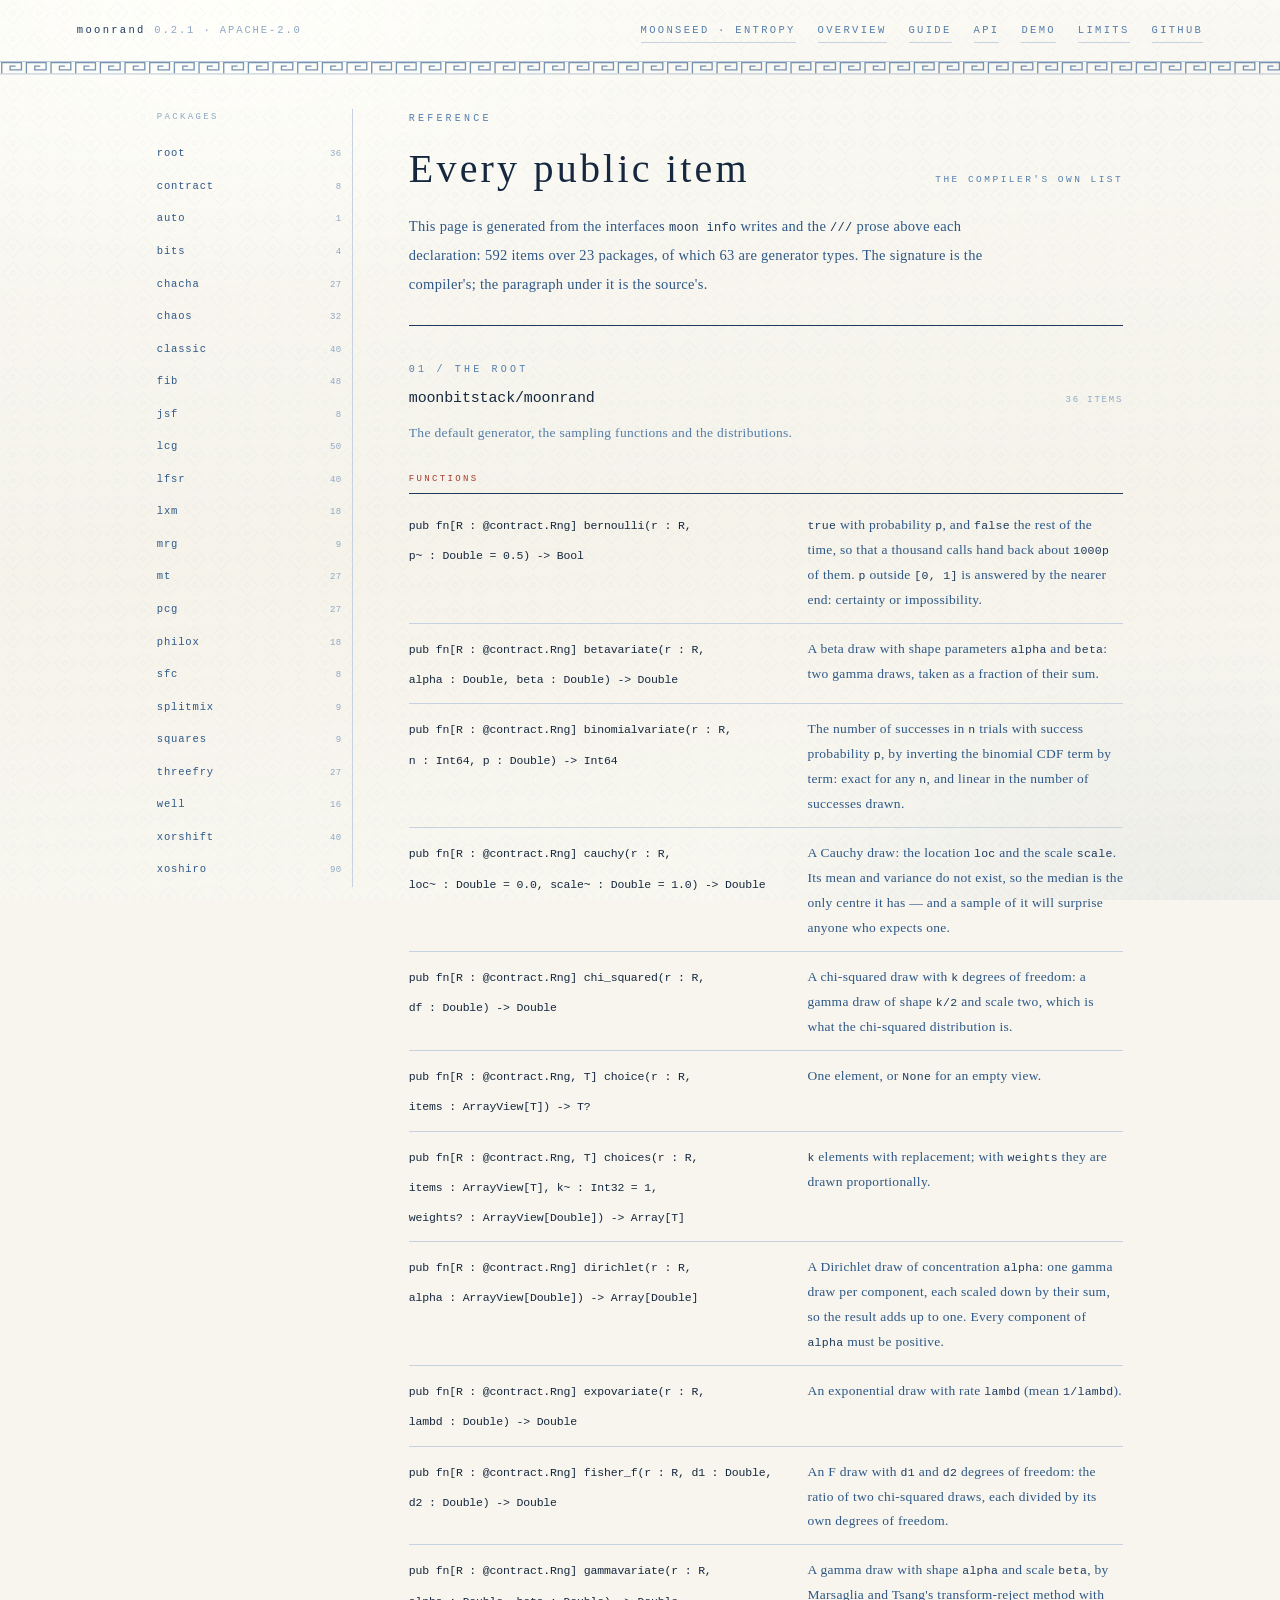
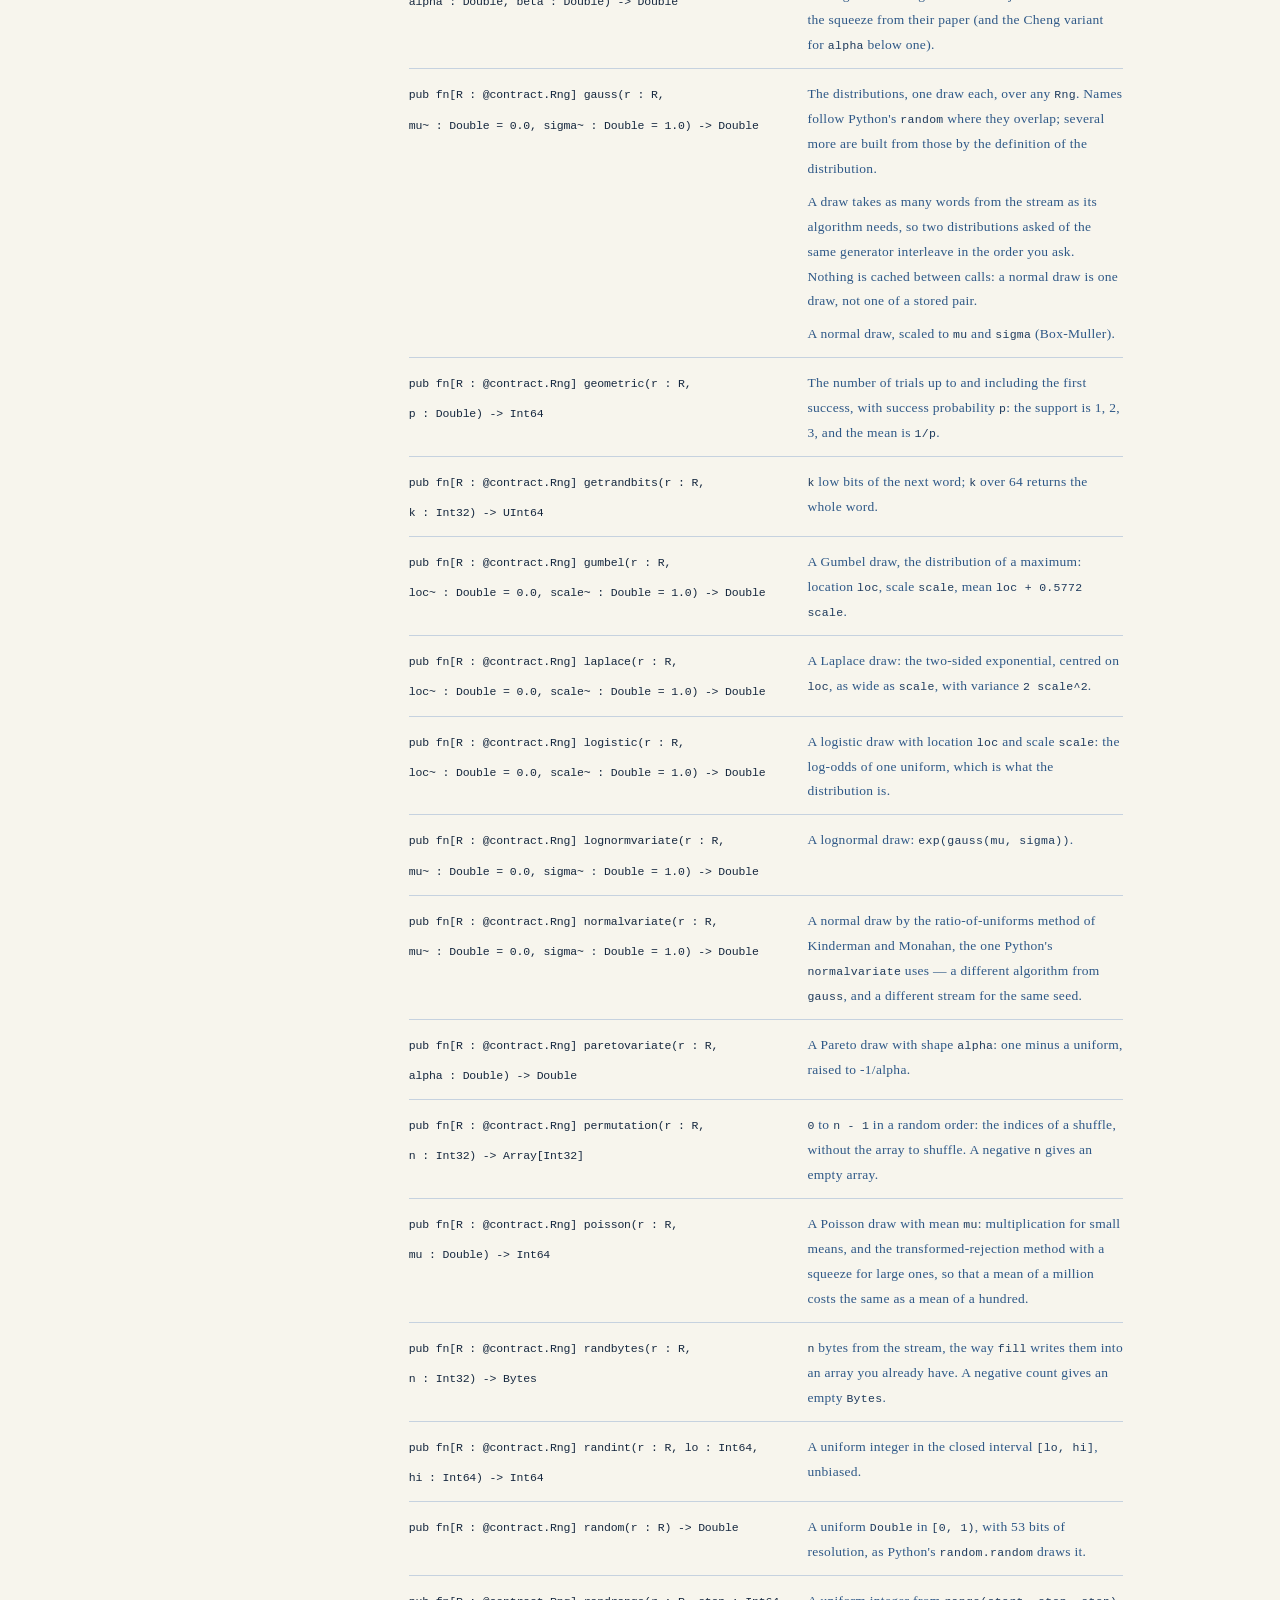
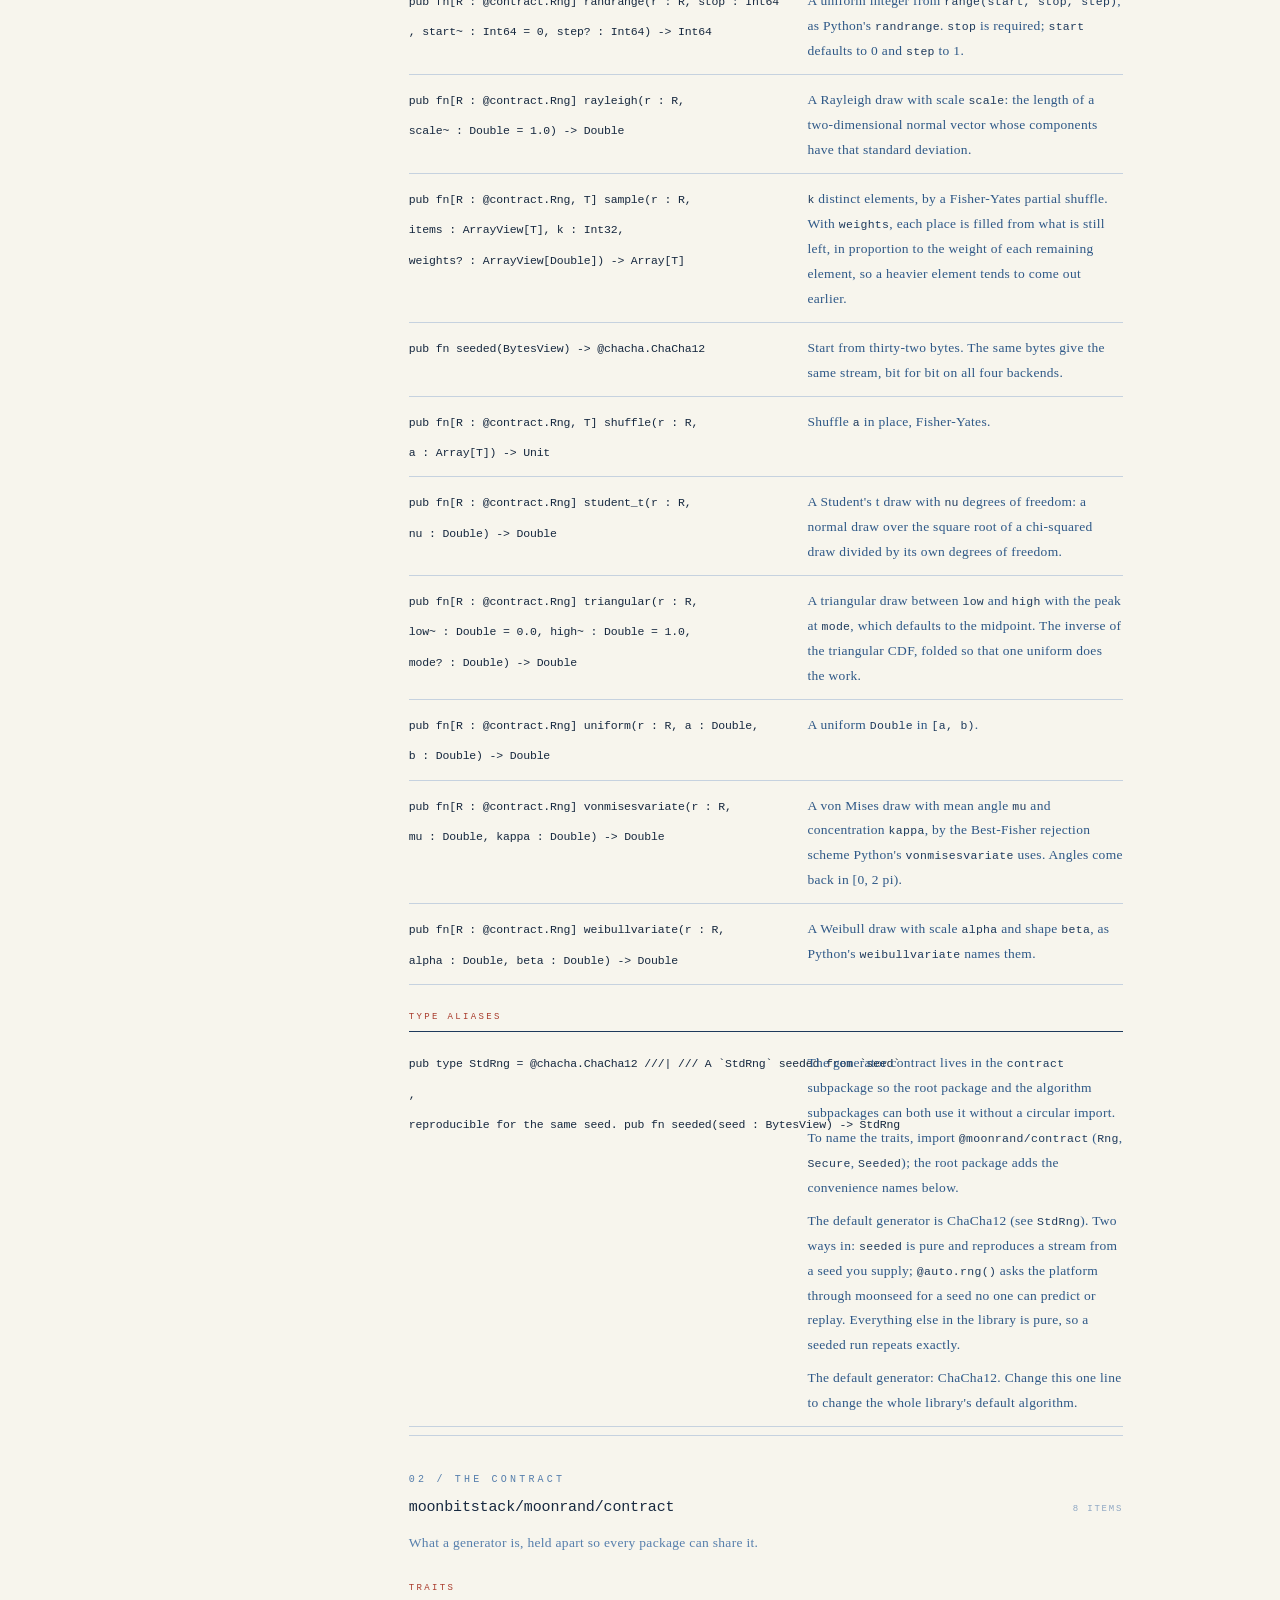
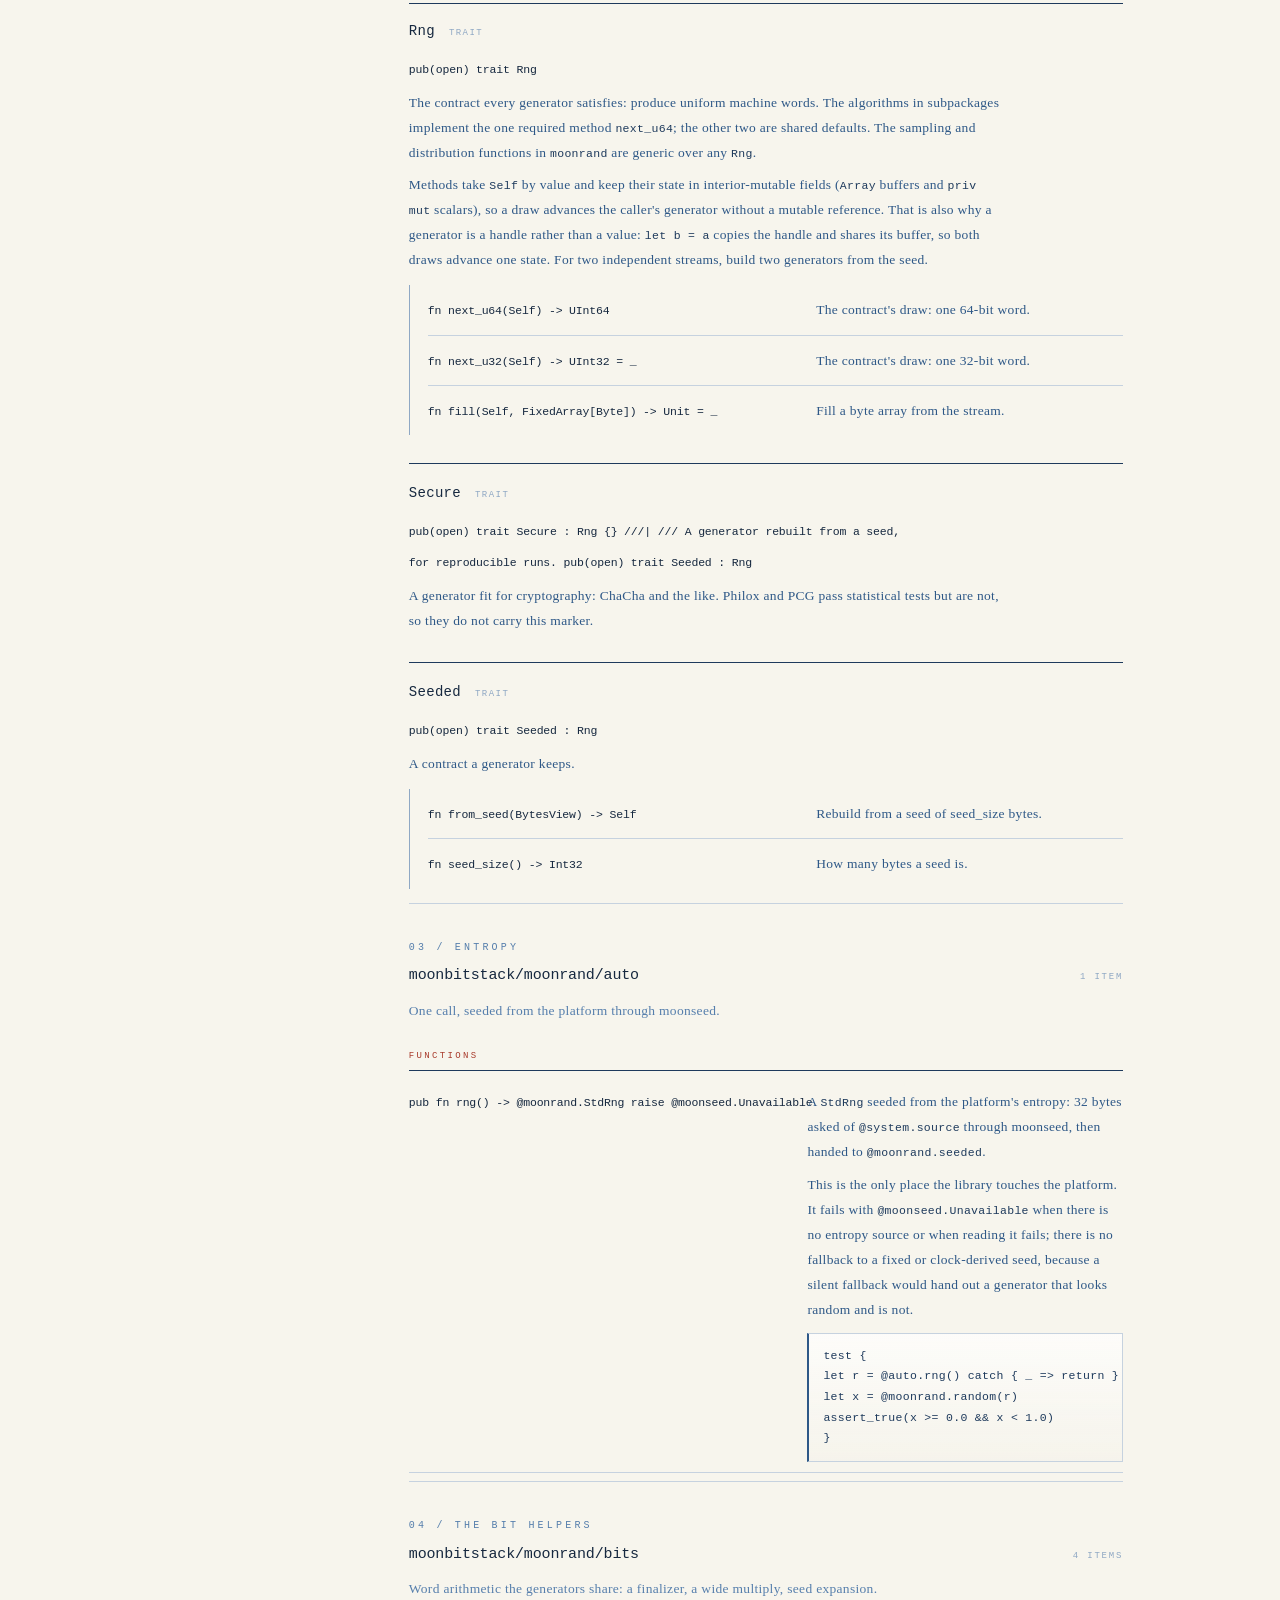
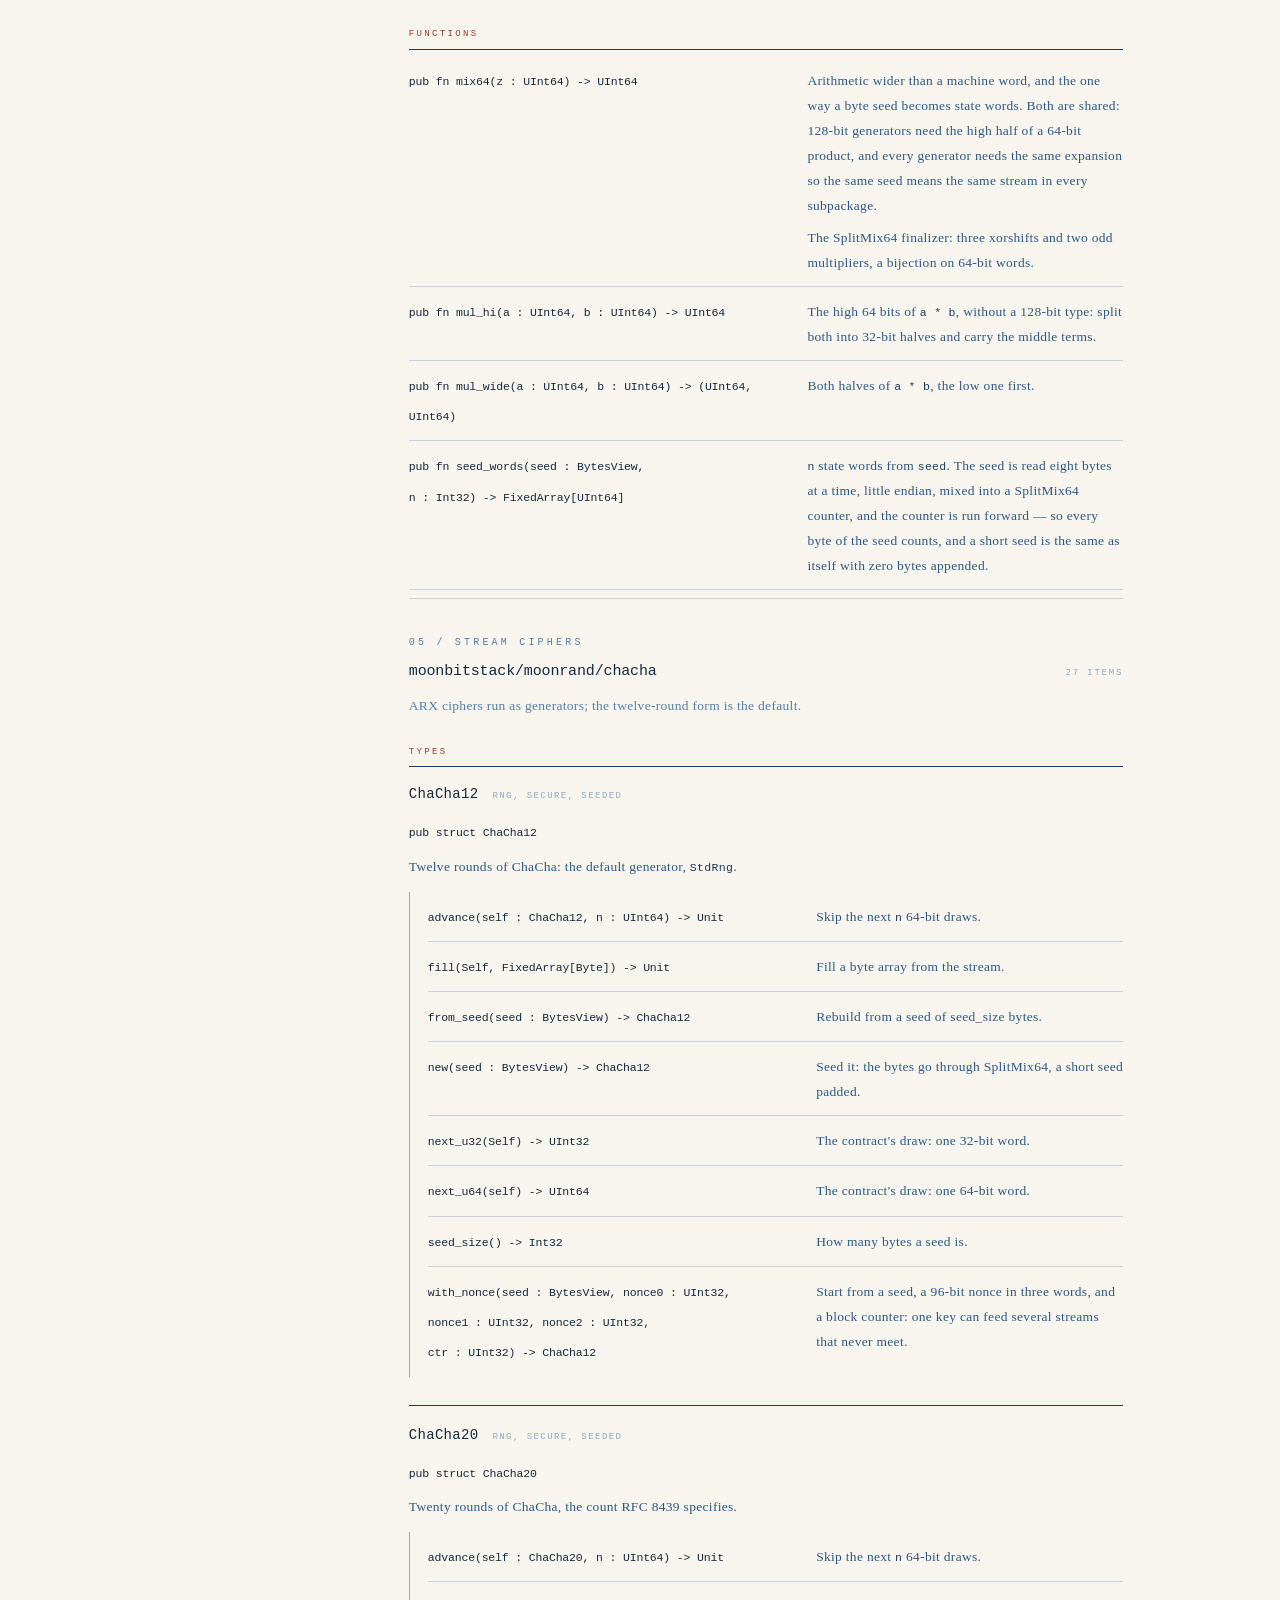
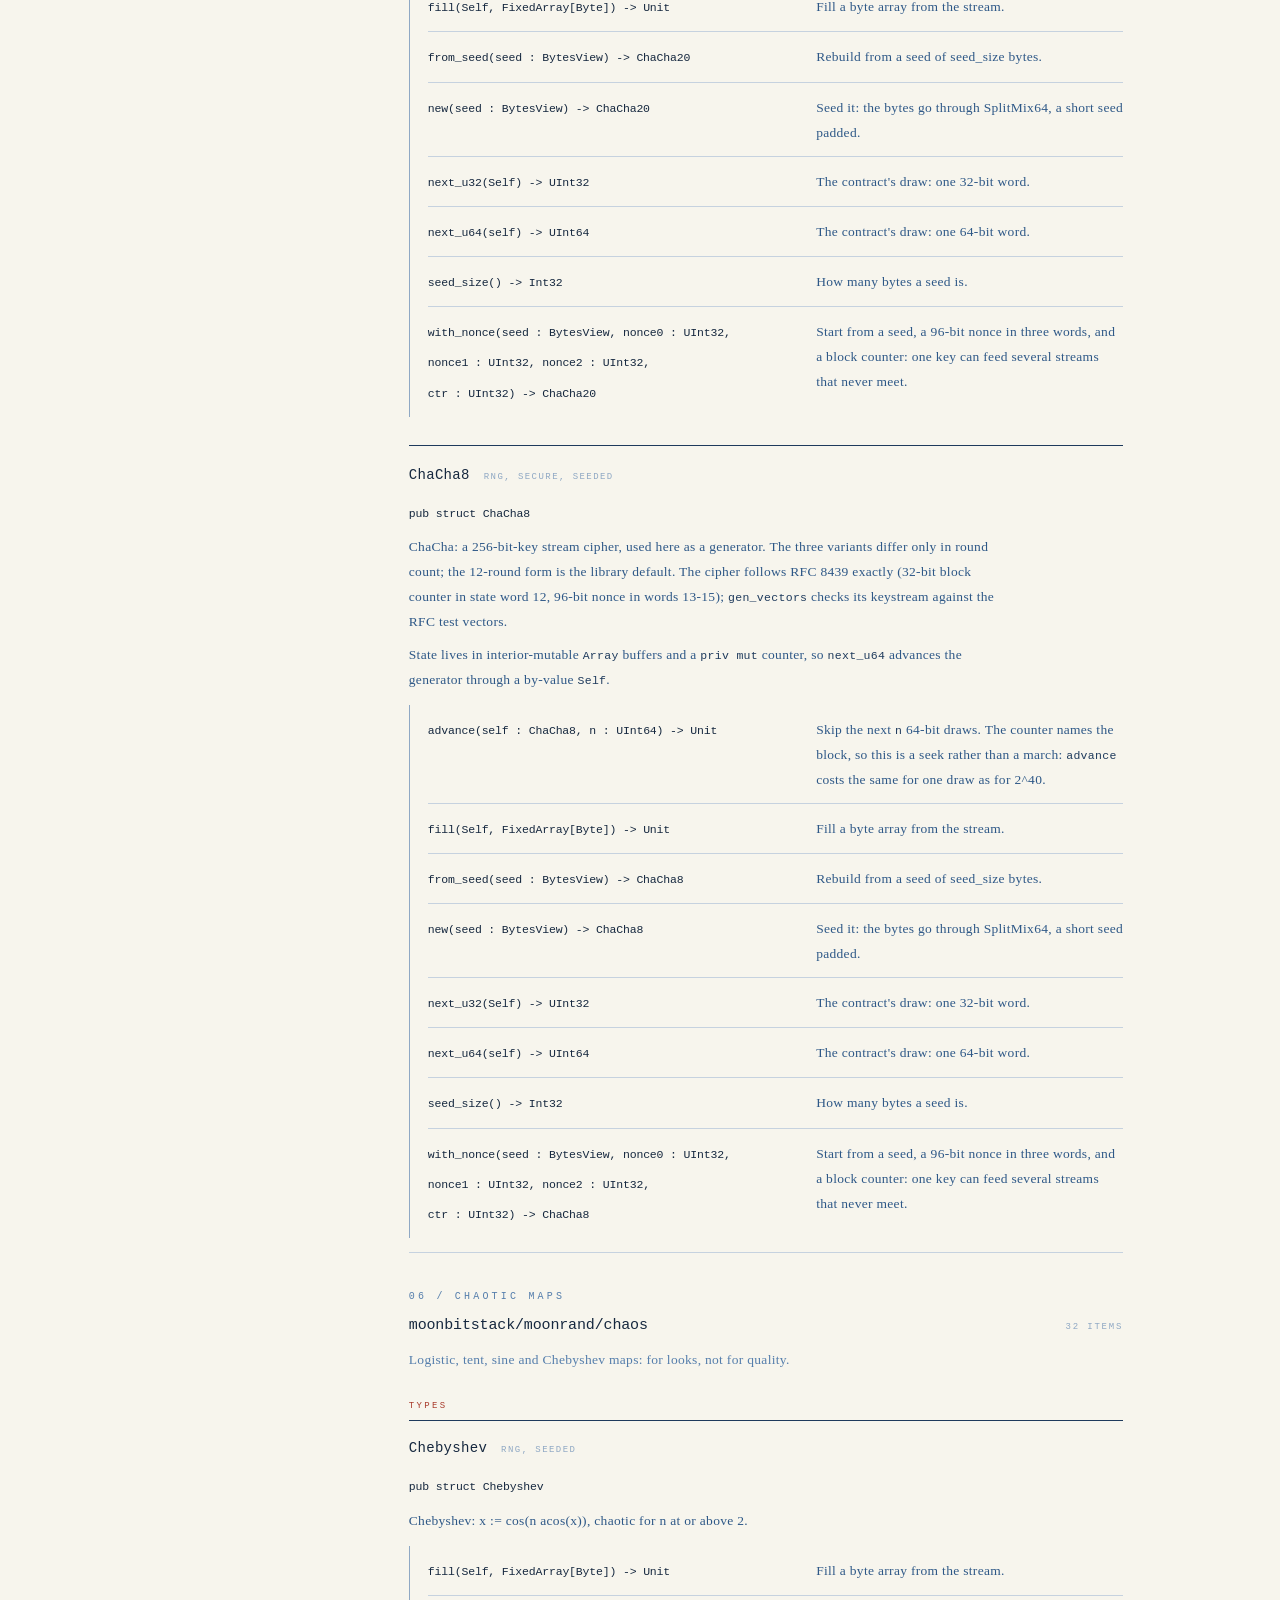
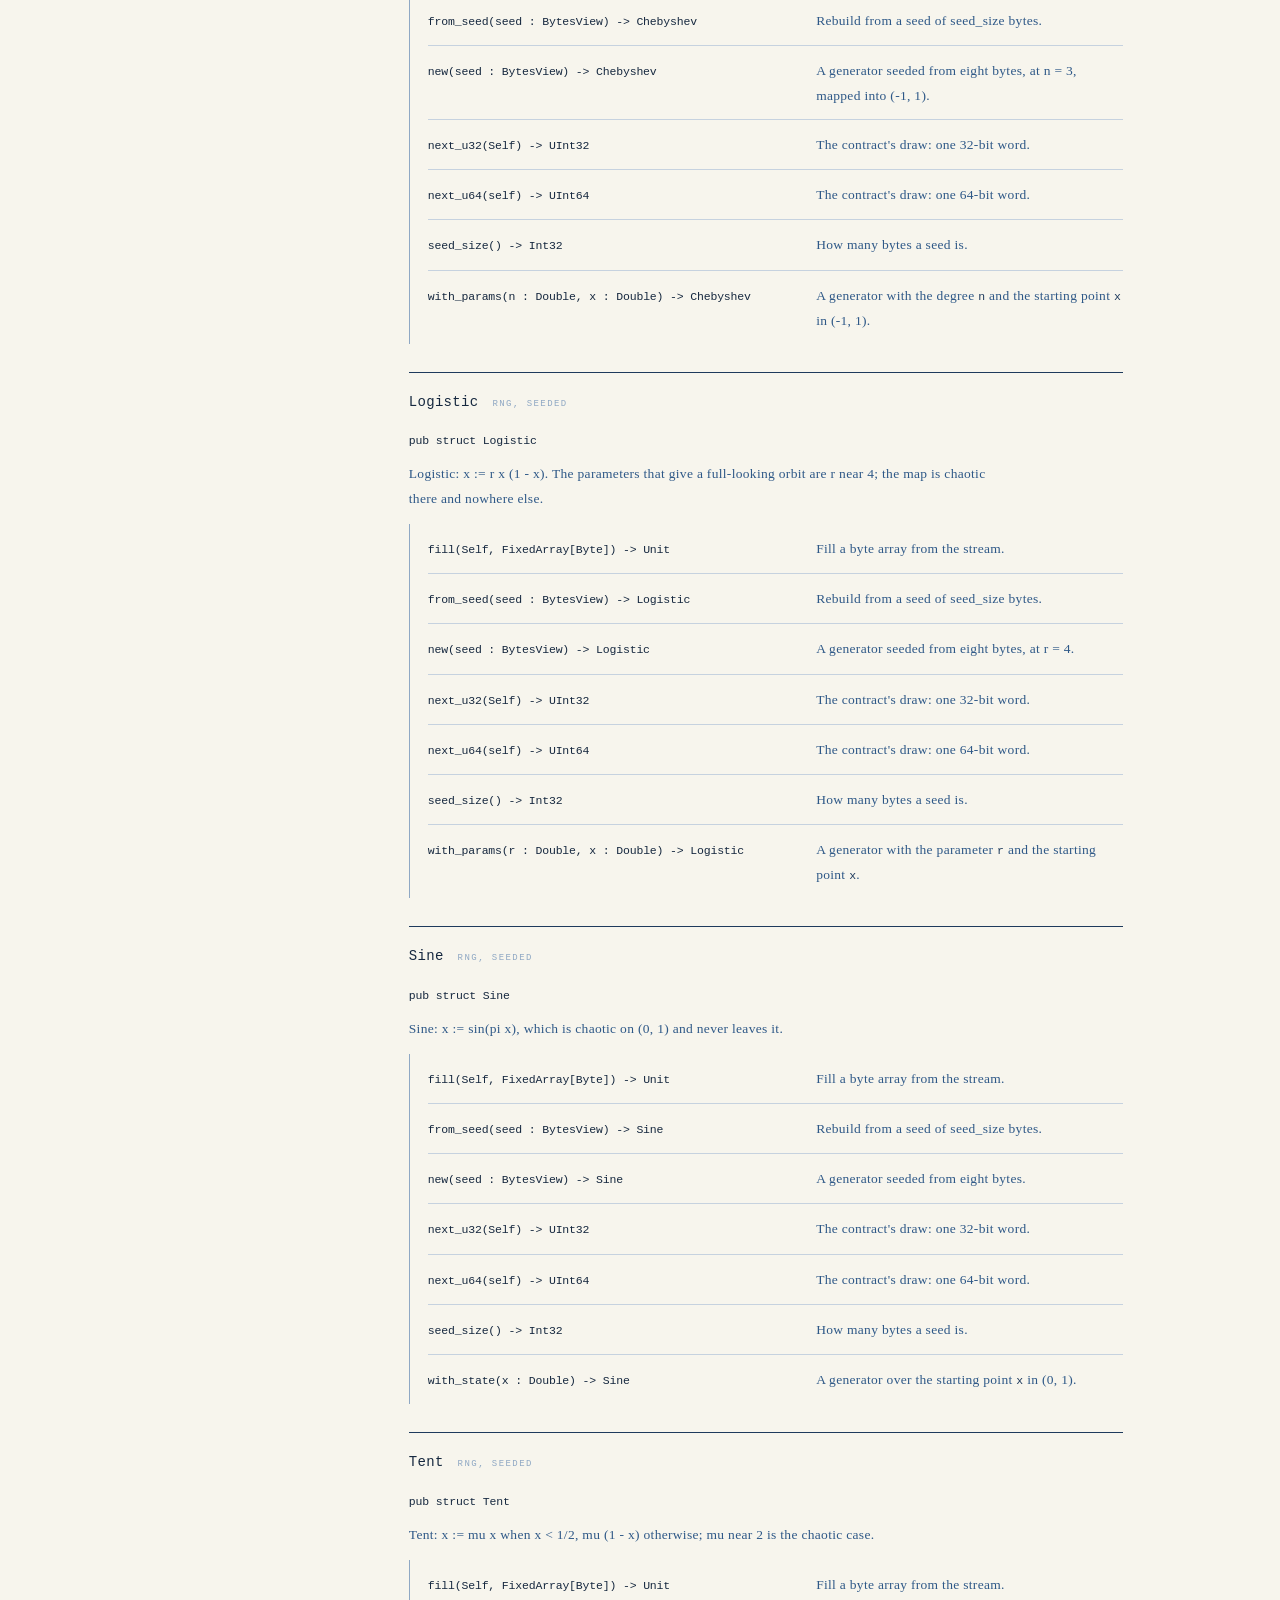
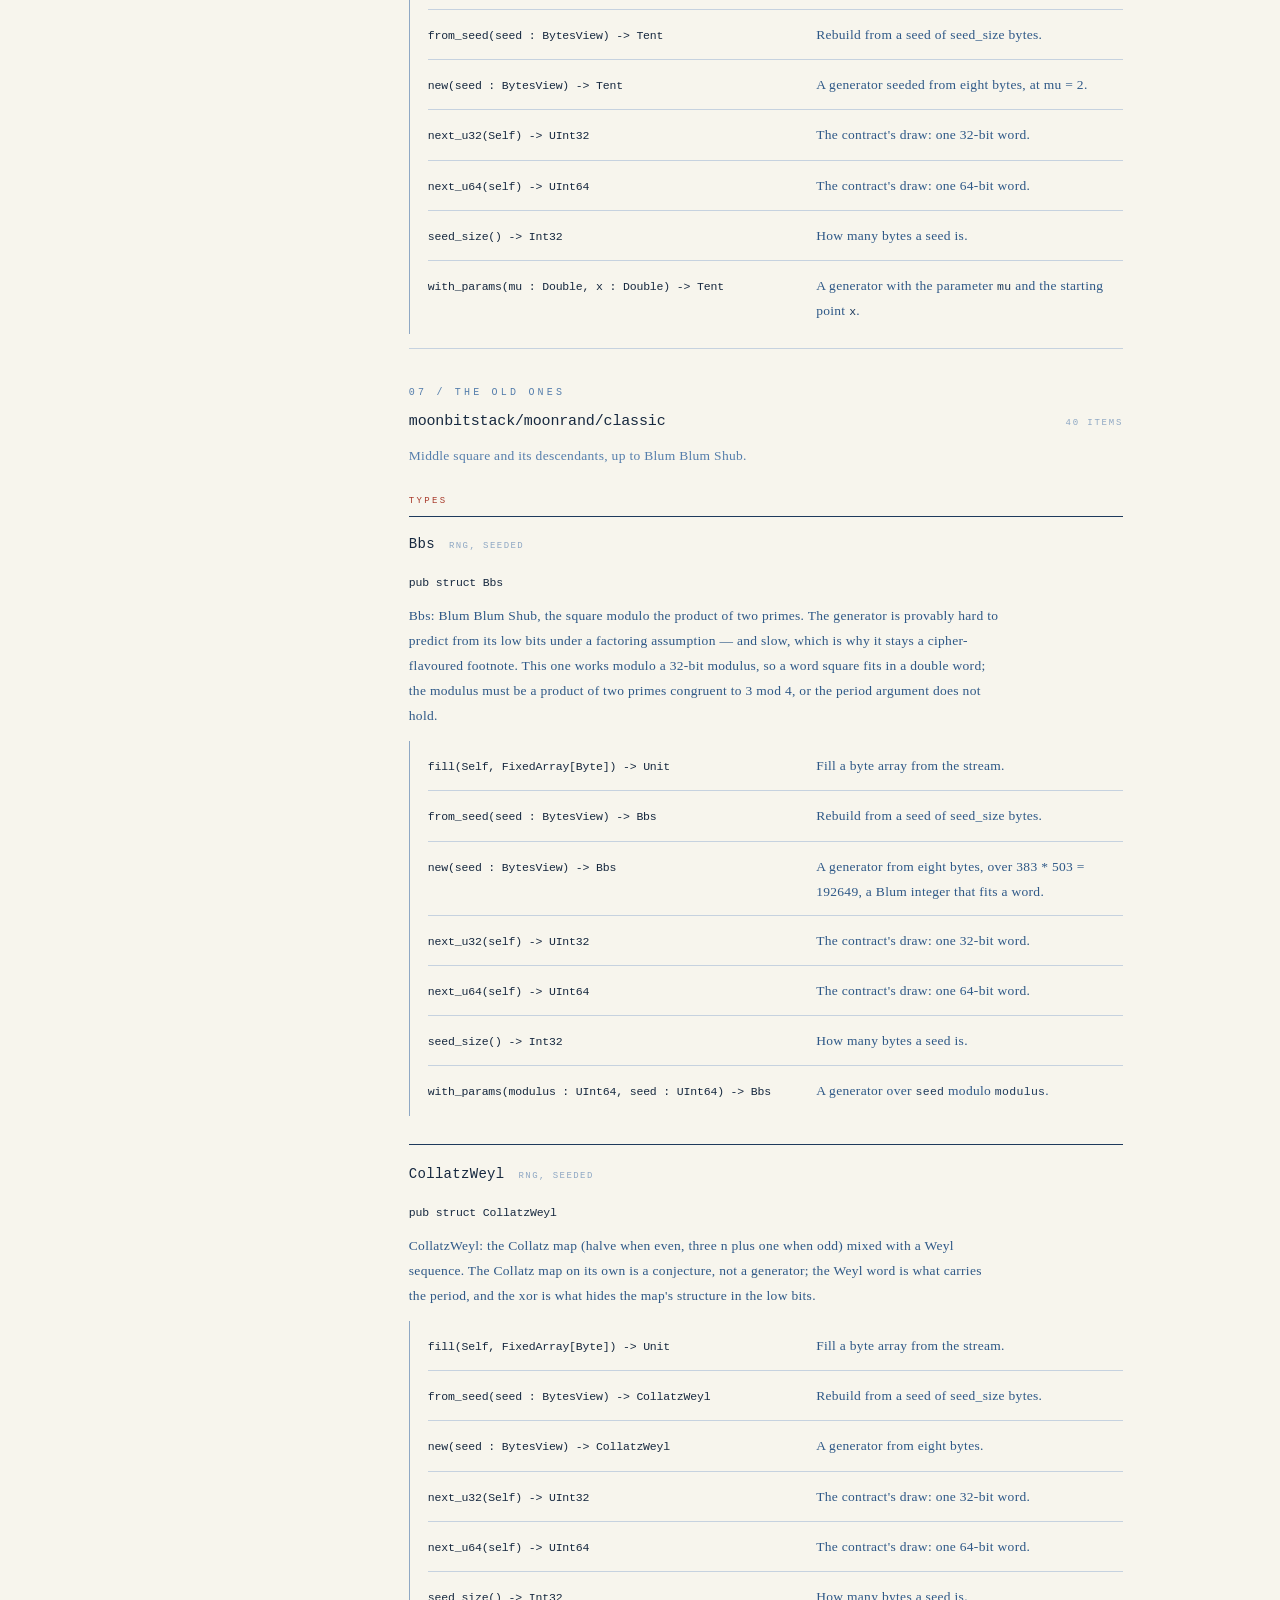
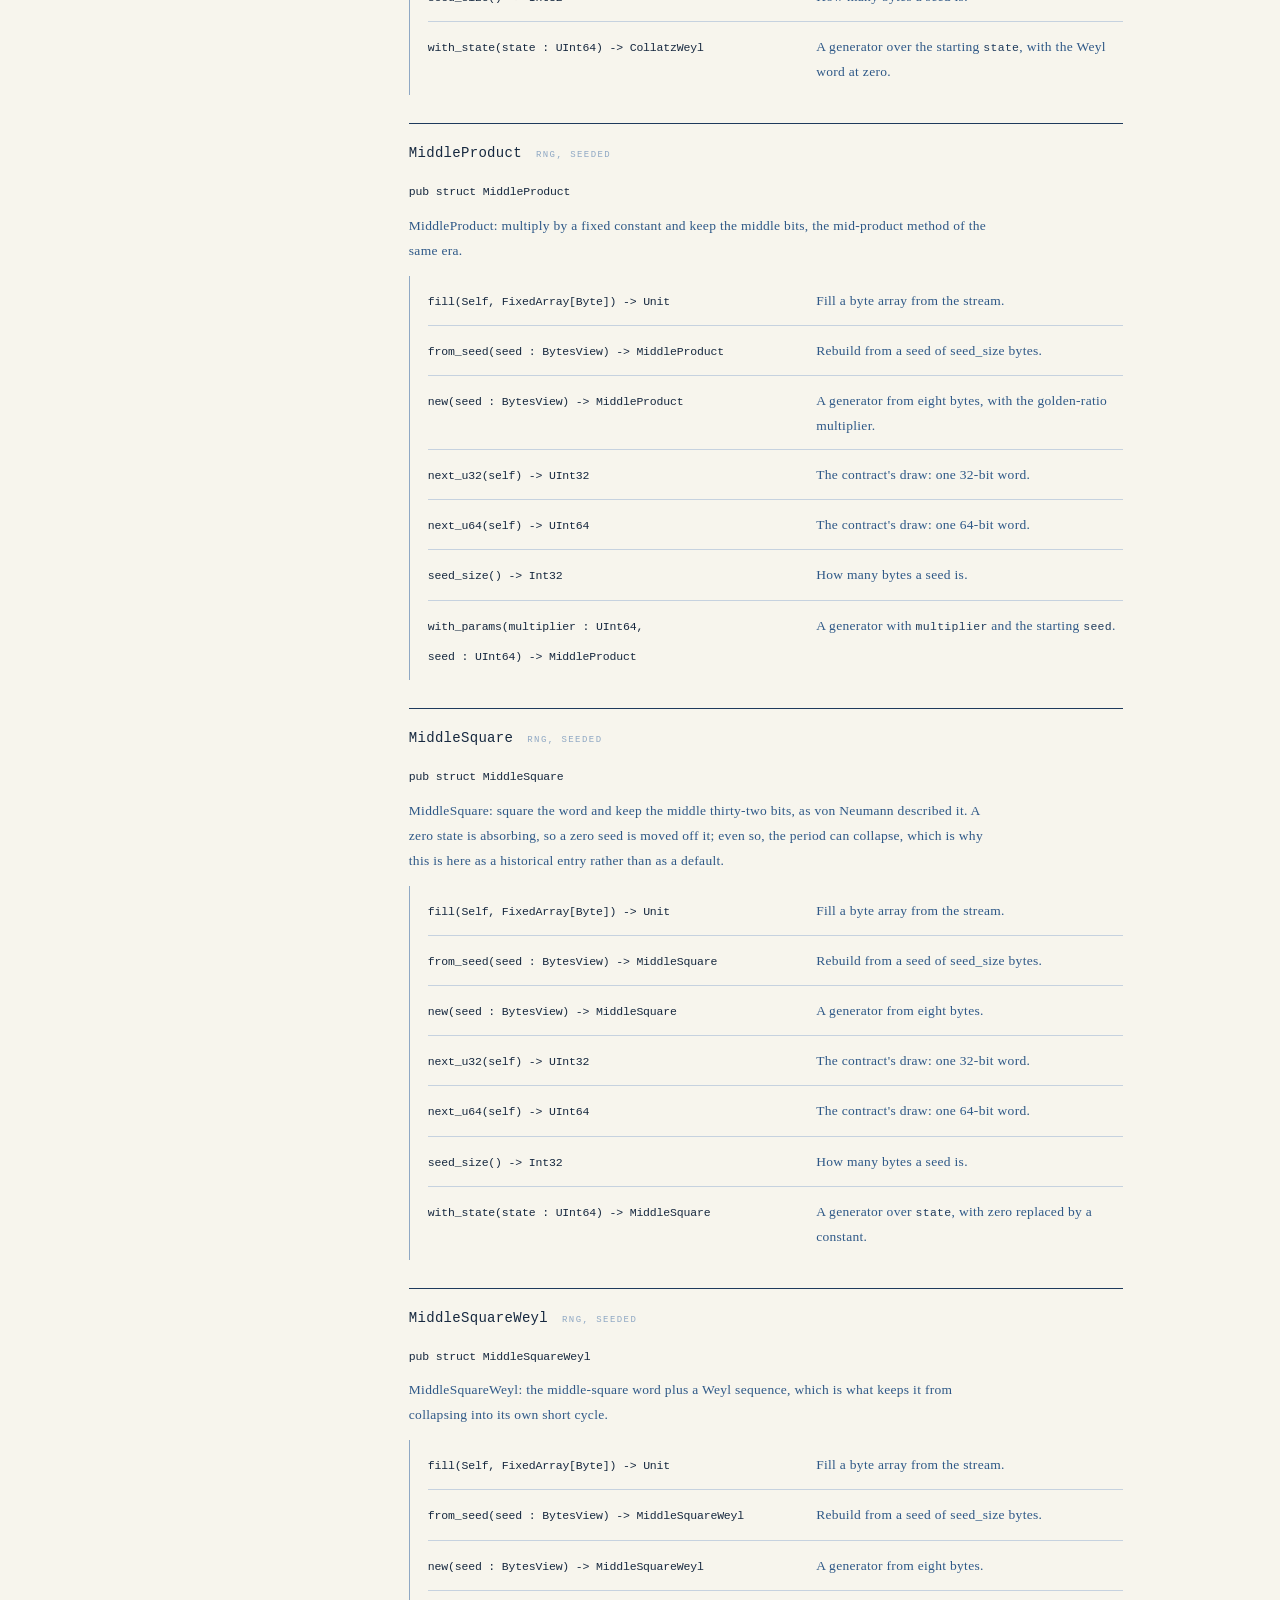
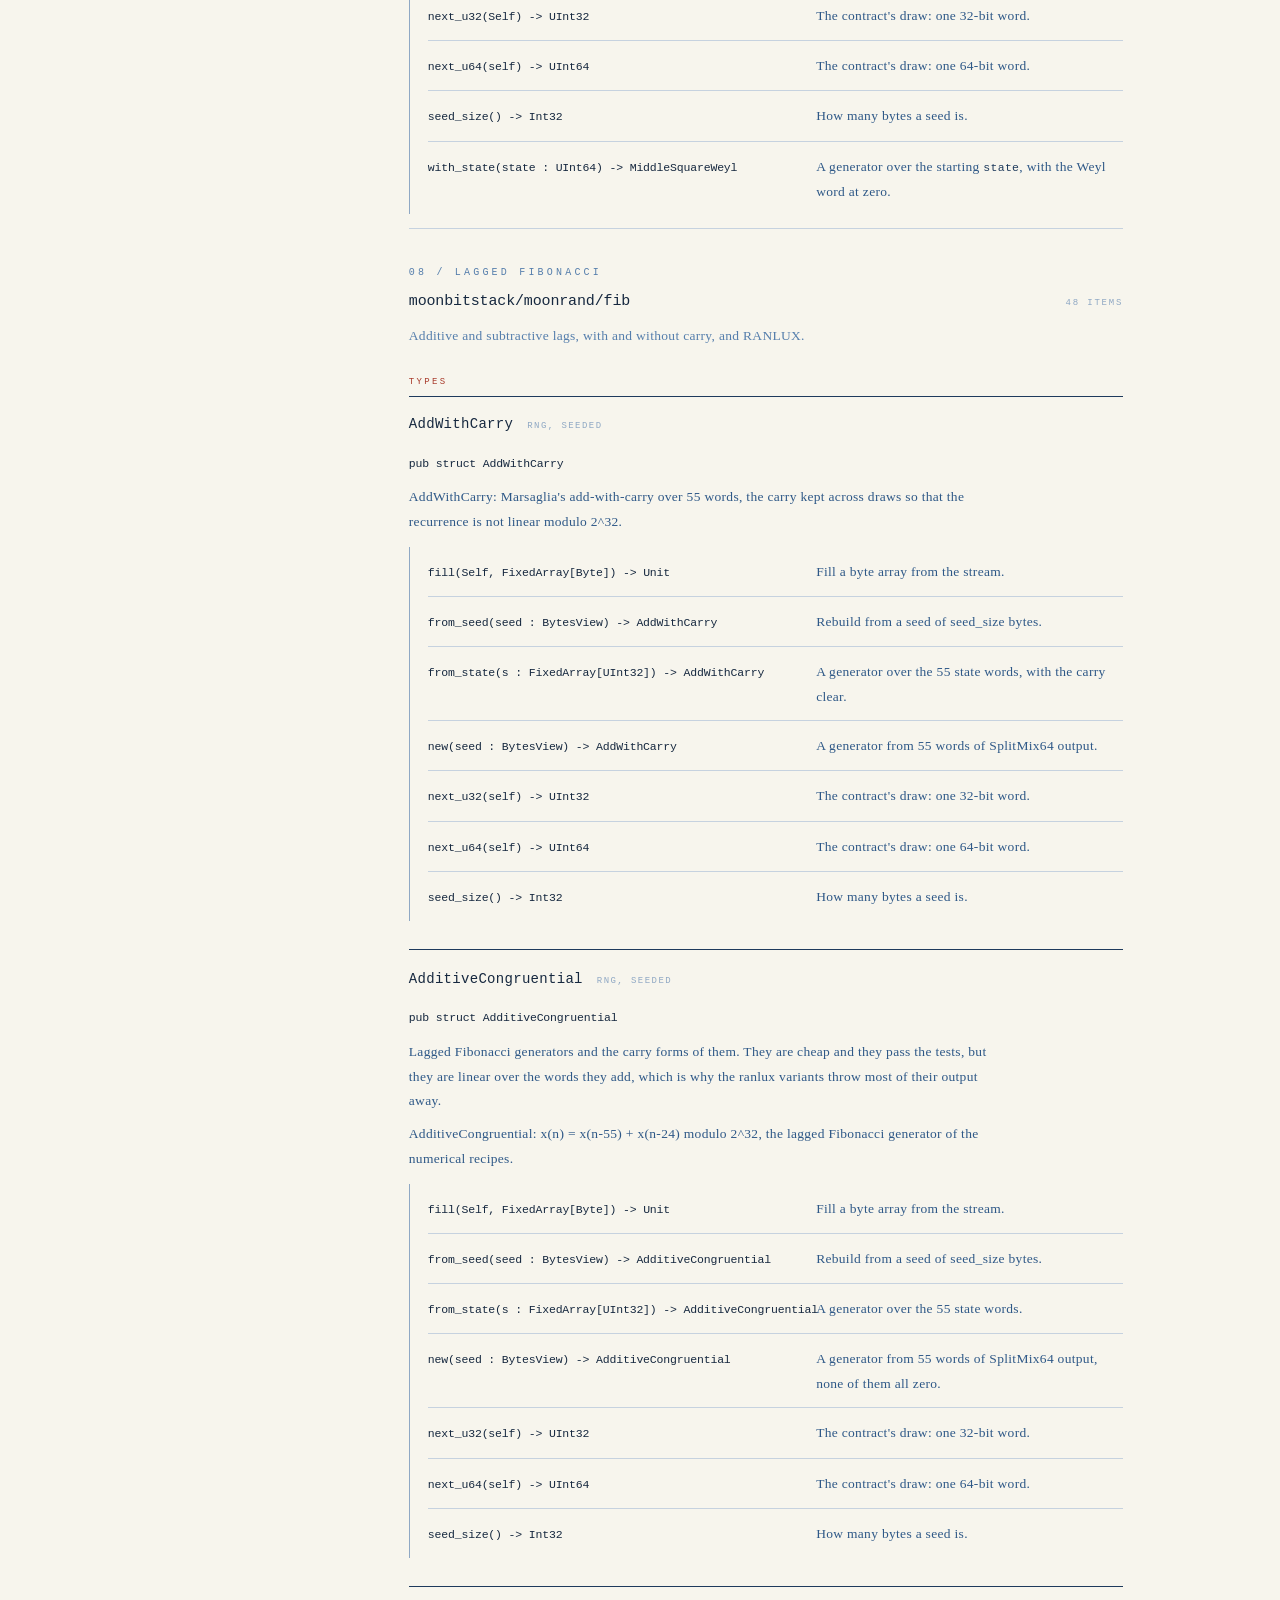
<file: docs/api.html>
<!doctype html>
<html lang="en">
<head>
<meta charset="utf-8">
<meta name="viewport" content="width=device-width,initial-scale=1">
<title>moonrand — the reference</title>
<meta name="description" content="Every public type, function and trait of moonrand, generated from the module's interfaces.">
<link rel="icon" href="data:image/svg+xml,%3Csvg xmlns='http://www.w3.org/2000/svg' viewBox='0 0 32 32'%3E%3Crect width='32' height='32' fill='%23F7F5ED'/%3E%3Ccircle cx='16' cy='16' r='11' fill='none' stroke='%231E3A5C' stroke-width='1.2'/%3E%3Ccircle cx='16' cy='16' r='4' fill='%23A83A2B'/%3E%3C/svg%3E">
<link rel="stylesheet" href="site.css">
</head>
<body class="page-ref">
<div class="sheet">

  <header class="bar">
    <div><b>moonrand</b> <span class="bar__v"><span id="rev-value">0.2.1</span> · Apache-2.0</span></div>
    <div class="r">
      <a href="https://moonbitstack.github.io/moonseed/">moonseed · entropy</a>
      <a href="index.html">overview</a>
      <a href="guide.html">guide</a>
      <a href="api.html" aria-current="page">api</a>
      <a href="index.html#plates">demo</a>
      <a href="index.html#limits">limits</a>
      <a href="https://github.com/moonbitstack/moonrand">GitHub</a>
    </div>
  </header>

  <div class="band band--top" aria-hidden="true"><svg viewBox="0 0 1440 15" preserveAspectRatio="none"><defs><path id="band-fret" d="M1.94,13.8V1.8H24.14V9.9H11.38V5.7H17.48"/></defs><path d="M0 .6H1440M0 14.55H1440" stroke="rgba(66,107,154,.5)" stroke-width=".8" fill="none"/><g fill="none" stroke="rgba(62,103,150,.7)" stroke-width="1.5" stroke-linejoin="miter"><use href="#band-fret" transform="translate(0.00,0)"/><use href="#band-fret" transform="translate(27.75,0)"/><use href="#band-fret" transform="translate(55.50,0)"/><use href="#band-fret" transform="translate(83.25,0)"/><use href="#band-fret" transform="translate(111.00,0)"/><use href="#band-fret" transform="translate(138.75,0)"/><use href="#band-fret" transform="translate(166.50,0)"/><use href="#band-fret" transform="translate(194.25,0)"/><use href="#band-fret" transform="translate(222.00,0)"/><use href="#band-fret" transform="translate(249.75,0)"/><use href="#band-fret" transform="translate(277.50,0)"/><use href="#band-fret" transform="translate(305.25,0)"/><use href="#band-fret" transform="translate(333.00,0)"/><use href="#band-fret" transform="translate(360.75,0)"/><use href="#band-fret" transform="translate(388.50,0)"/><use href="#band-fret" transform="translate(416.25,0)"/><use href="#band-fret" transform="translate(444.00,0)"/><use href="#band-fret" transform="translate(471.75,0)"/><use href="#band-fret" transform="translate(499.50,0)"/><use href="#band-fret" transform="translate(527.25,0)"/><use href="#band-fret" transform="translate(555.00,0)"/><use href="#band-fret" transform="translate(582.75,0)"/><use href="#band-fret" transform="translate(610.50,0)"/><use href="#band-fret" transform="translate(638.25,0)"/><use href="#band-fret" transform="translate(666.00,0)"/><use href="#band-fret" transform="translate(693.75,0)"/><use href="#band-fret" transform="translate(721.50,0)"/><use href="#band-fret" transform="translate(749.25,0)"/><use href="#band-fret" transform="translate(777.00,0)"/><use href="#band-fret" transform="translate(804.75,0)"/><use href="#band-fret" transform="translate(832.50,0)"/><use href="#band-fret" transform="translate(860.25,0)"/><use href="#band-fret" transform="translate(888.00,0)"/><use href="#band-fret" transform="translate(915.75,0)"/><use href="#band-fret" transform="translate(943.50,0)"/><use href="#band-fret" transform="translate(971.25,0)"/><use href="#band-fret" transform="translate(999.00,0)"/><use href="#band-fret" transform="translate(1026.75,0)"/><use href="#band-fret" transform="translate(1054.50,0)"/><use href="#band-fret" transform="translate(1082.25,0)"/><use href="#band-fret" transform="translate(1110.00,0)"/><use href="#band-fret" transform="translate(1137.75,0)"/><use href="#band-fret" transform="translate(1165.50,0)"/><use href="#band-fret" transform="translate(1193.25,0)"/><use href="#band-fret" transform="translate(1221.00,0)"/><use href="#band-fret" transform="translate(1248.75,0)"/><use href="#band-fret" transform="translate(1276.50,0)"/><use href="#band-fret" transform="translate(1304.25,0)"/><use href="#band-fret" transform="translate(1332.00,0)"/><use href="#band-fret" transform="translate(1359.75,0)"/><use href="#band-fret" transform="translate(1387.50,0)"/><use href="#band-fret" transform="translate(1415.25,0)"/><use href="#band-fret" transform="translate(1443.00,0)"/><use href="#band-fret" transform="translate(1470.75,0)"/><use href="#band-fret" transform="translate(1498.50,0)"/><use href="#band-fret" transform="translate(1526.25,0)"/></g></svg></div>

  <main class="ref">
<!-- api:begin -->
    <nav class="ref__side" aria-label="packages">
      <p class="ref__sideh">packages</p>
      <ul>
        <li><a href="#pkg-root"><span>root</span><i>36</i></a></li>
        <li><a href="#pkg-contract"><span>contract</span><i>8</i></a></li>
        <li><a href="#pkg-auto"><span>auto</span><i>1</i></a></li>
        <li><a href="#pkg-bits"><span>bits</span><i>4</i></a></li>
        <li><a href="#pkg-chacha"><span>chacha</span><i>27</i></a></li>
        <li><a href="#pkg-chaos"><span>chaos</span><i>32</i></a></li>
        <li><a href="#pkg-classic"><span>classic</span><i>40</i></a></li>
        <li><a href="#pkg-fib"><span>fib</span><i>48</i></a></li>
        <li><a href="#pkg-jsf"><span>jsf</span><i>8</i></a></li>
        <li><a href="#pkg-lcg"><span>lcg</span><i>50</i></a></li>
        <li><a href="#pkg-lfsr"><span>lfsr</span><i>40</i></a></li>
        <li><a href="#pkg-lxm"><span>lxm</span><i>18</i></a></li>
        <li><a href="#pkg-mrg"><span>mrg</span><i>9</i></a></li>
        <li><a href="#pkg-mt"><span>mt</span><i>27</i></a></li>
        <li><a href="#pkg-pcg"><span>pcg</span><i>27</i></a></li>
        <li><a href="#pkg-philox"><span>philox</span><i>18</i></a></li>
        <li><a href="#pkg-sfc"><span>sfc</span><i>8</i></a></li>
        <li><a href="#pkg-splitmix"><span>splitmix</span><i>9</i></a></li>
        <li><a href="#pkg-squares"><span>squares</span><i>9</i></a></li>
        <li><a href="#pkg-threefry"><span>threefry</span><i>27</i></a></li>
        <li><a href="#pkg-well"><span>well</span><i>16</i></a></li>
        <li><a href="#pkg-xorshift"><span>xorshift</span><i>40</i></a></li>
        <li><a href="#pkg-xoshiro"><span>xoshiro</span><i>90</i></a></li>
      </ul>
    </nav>
    <div class="ref__main">
      <div class="ref__top">
        <p class="kicker">reference</p>
        <h1 class="ref__t">Every public item<small>the compiler's own list</small></h1>
        <p class="ref__lede">This page is generated from the interfaces <code>moon info</code> writes and the <code>///</code> prose above each declaration: 592 items over 23 packages, of which 63 are generator types. The signature is the compiler's; the paragraph under it is the source's.</p>
      </div>
  <section class="ref__pkg" id="pkg-root">
    <header class="ref__pkgh">
      <p class="kicker">01 / the root</p>
      <h2><code>moonbitstack/moonrand</code><small>36 items</small></h2>
      <p class="ref__intro">The default generator, the sampling functions and the distributions.</p>
    </header>
    <p class="ref__label">functions</p>
    <div class="ref__list">
      <div class="ref__item" id="i-root-bernoulli" data-item="moonbitstack/moonrand::bernoulli">
        <div class="ref__sig"><code><span class="nw">pub fn[R : @contract.Rng] bernoulli(r : R</span><wbr>, <span class="nw">p~ : Double = 0.5) -&gt; Bool</span></code></div>
        <div class="ref__doc"><p><code>true</code> with probability <code>p</code>, and <code>false</code> the rest of the time, so that a thousand calls hand back about <code>1000p</code> of them. <code>p</code> outside <code>[0, 1]</code> is answered by the nearer end: certainty or impossibility.</p></div>
      </div>
      <div class="ref__item" id="i-root-betavariate" data-item="moonbitstack/moonrand::betavariate">
        <div class="ref__sig"><code><span class="nw">pub fn[R : @contract.Rng] betavariate(r : R</span><wbr>, <span class="nw">alpha : Double</span><wbr>, <span class="nw">beta : Double) -&gt; Double</span></code></div>
        <div class="ref__doc"><p>A beta draw with shape parameters <code>alpha</code> and <code>beta</code>: two gamma draws, taken as a fraction of their sum.</p></div>
      </div>
      <div class="ref__item" id="i-root-binomialvariate" data-item="moonbitstack/moonrand::binomialvariate">
        <div class="ref__sig"><code><span class="nw">pub fn[R : @contract.Rng] binomialvariate(r : R</span><wbr>, <span class="nw">n : Int64</span><wbr>, <span class="nw">p : Double) -&gt; Int64</span></code></div>
        <div class="ref__doc"><p>The number of successes in <code>n</code> trials with success probability <code>p</code>, by inverting the binomial CDF term by term: exact for any <code>n</code>, and linear in the number of successes drawn.</p></div>
      </div>
      <div class="ref__item" id="i-root-cauchy" data-item="moonbitstack/moonrand::cauchy">
        <div class="ref__sig"><code><span class="nw">pub fn[R : @contract.Rng] cauchy(r : R</span><wbr>, <span class="nw">loc~ : Double = 0.0</span><wbr>, <span class="nw">scale~ : Double = 1.0) -&gt; Double</span></code></div>
        <div class="ref__doc"><p>A Cauchy draw: the location <code>loc</code> and the scale <code>scale</code>. Its mean and variance do not exist, so the median is the only centre it has — and a sample of it will surprise anyone who expects one.</p></div>
      </div>
      <div class="ref__item" id="i-root-chi_squared" data-item="moonbitstack/moonrand::chi_squared">
        <div class="ref__sig"><code><span class="nw">pub fn[R : @contract.Rng] chi_squared(r : R</span><wbr>, <span class="nw">df : Double) -&gt; Double</span></code></div>
        <div class="ref__doc"><p>A chi-squared draw with <code>k</code> degrees of freedom: a gamma draw of shape <code>k/2</code> and scale two, which is what the chi-squared distribution is.</p></div>
      </div>
      <div class="ref__item" id="i-root-choice" data-item="moonbitstack/moonrand::choice">
        <div class="ref__sig"><code><span class="nw">pub fn[R : @contract.Rng</span><wbr>, <span class="nw">T] choice(r : R</span><wbr>, <span class="nw">items : ArrayView[T]) -&gt; T?</span></code></div>
        <div class="ref__doc"><p>One element, or <code>None</code> for an empty view.</p></div>
      </div>
      <div class="ref__item" id="i-root-choices" data-item="moonbitstack/moonrand::choices">
        <div class="ref__sig"><code><span class="nw">pub fn[R : @contract.Rng</span><wbr>, <span class="nw">T] choices(r : R</span><wbr>, <span class="nw">items : ArrayView[T]</span><wbr>, <span class="nw">k~ : Int32 = 1</span><wbr>, <span class="nw">weights? : ArrayView[Double]) -&gt; Array[T]</span></code></div>
        <div class="ref__doc"><p><code>k</code> elements with replacement; with <code>weights</code> they are drawn proportionally.</p></div>
      </div>
      <div class="ref__item" id="i-root-dirichlet" data-item="moonbitstack/moonrand::dirichlet">
        <div class="ref__sig"><code><span class="nw">pub fn[R : @contract.Rng] dirichlet(r : R</span><wbr>, <span class="nw">alpha : ArrayView[Double]) -&gt; Array[Double]</span></code></div>
        <div class="ref__doc"><p>A Dirichlet draw of concentration <code>alpha</code>: one gamma draw per component, each scaled down by their sum, so the result adds up to one. Every component of <code>alpha</code> must be positive.</p></div>
      </div>
      <div class="ref__item" id="i-root-expovariate" data-item="moonbitstack/moonrand::expovariate">
        <div class="ref__sig"><code><span class="nw">pub fn[R : @contract.Rng] expovariate(r : R</span><wbr>, <span class="nw">lambd : Double) -&gt; Double</span></code></div>
        <div class="ref__doc"><p>An exponential draw with rate <code>lambd</code> (mean <code>1/lambd</code>).</p></div>
      </div>
      <div class="ref__item" id="i-root-fisher_f" data-item="moonbitstack/moonrand::fisher_f">
        <div class="ref__sig"><code><span class="nw">pub fn[R : @contract.Rng] fisher_f(r : R</span><wbr>, <span class="nw">d1 : Double</span><wbr>, <span class="nw">d2 : Double) -&gt; Double</span></code></div>
        <div class="ref__doc"><p>An F draw with <code>d1</code> and <code>d2</code> degrees of freedom: the ratio of two chi-squared draws, each divided by its own degrees of freedom.</p></div>
      </div>
      <div class="ref__item" id="i-root-gammavariate" data-item="moonbitstack/moonrand::gammavariate">
        <div class="ref__sig"><code><span class="nw">pub fn[R : @contract.Rng] gammavariate(r : R</span><wbr>, <span class="nw">alpha : Double</span><wbr>, <span class="nw">beta : Double) -&gt; Double</span></code></div>
        <div class="ref__doc"><p>A gamma draw with shape <code>alpha</code> and scale <code>beta</code>, by Marsaglia and Tsang&#x27;s transform-reject method with the squeeze from their paper (and the Cheng variant for <code>alpha</code> below one).</p></div>
      </div>
      <div class="ref__item" id="i-root-gauss" data-item="moonbitstack/moonrand::gauss">
        <div class="ref__sig"><code><span class="nw">pub fn[R : @contract.Rng] gauss(r : R</span><wbr>, <span class="nw">mu~ : Double = 0.0</span><wbr>, <span class="nw">sigma~ : Double = 1.0) -&gt; Double</span></code></div>
        <div class="ref__doc"><p>The distributions, one draw each, over any <code>Rng</code>. Names follow Python&#x27;s <code>random</code> where they overlap; several more are built from those by the definition of the distribution.</p><p>A draw takes as many words from the stream as its algorithm needs, so two distributions asked of the same generator interleave in the order you ask. Nothing is cached between calls: a normal draw is one draw, not one of a stored pair.</p><p>A normal draw, scaled to <code>mu</code> and <code>sigma</code> (Box-Muller).</p></div>
      </div>
      <div class="ref__item" id="i-root-geometric" data-item="moonbitstack/moonrand::geometric">
        <div class="ref__sig"><code><span class="nw">pub fn[R : @contract.Rng] geometric(r : R</span><wbr>, <span class="nw">p : Double) -&gt; Int64</span></code></div>
        <div class="ref__doc"><p>The number of trials up to and including the first success, with success probability <code>p</code>: the support is 1, 2, 3, and the mean is <code>1/p</code>.</p></div>
      </div>
      <div class="ref__item" id="i-root-getrandbits" data-item="moonbitstack/moonrand::getrandbits">
        <div class="ref__sig"><code><span class="nw">pub fn[R : @contract.Rng] getrandbits(r : R</span><wbr>, <span class="nw">k : Int32) -&gt; UInt64</span></code></div>
        <div class="ref__doc"><p><code>k</code> low bits of the next word; <code>k</code> over 64 returns the whole word.</p></div>
      </div>
      <div class="ref__item" id="i-root-gumbel" data-item="moonbitstack/moonrand::gumbel">
        <div class="ref__sig"><code><span class="nw">pub fn[R : @contract.Rng] gumbel(r : R</span><wbr>, <span class="nw">loc~ : Double = 0.0</span><wbr>, <span class="nw">scale~ : Double = 1.0) -&gt; Double</span></code></div>
        <div class="ref__doc"><p>A Gumbel draw, the distribution of a maximum: location <code>loc</code>, scale <code>scale</code>, mean <code>loc + 0.5772 scale</code>.</p></div>
      </div>
      <div class="ref__item" id="i-root-laplace" data-item="moonbitstack/moonrand::laplace">
        <div class="ref__sig"><code><span class="nw">pub fn[R : @contract.Rng] laplace(r : R</span><wbr>, <span class="nw">loc~ : Double = 0.0</span><wbr>, <span class="nw">scale~ : Double = 1.0) -&gt; Double</span></code></div>
        <div class="ref__doc"><p>A Laplace draw: the two-sided exponential, centred on <code>loc</code>, as wide as <code>scale</code>, with variance <code>2 scale^2</code>.</p></div>
      </div>
      <div class="ref__item" id="i-root-logistic" data-item="moonbitstack/moonrand::logistic">
        <div class="ref__sig"><code><span class="nw">pub fn[R : @contract.Rng] logistic(r : R</span><wbr>, <span class="nw">loc~ : Double = 0.0</span><wbr>, <span class="nw">scale~ : Double = 1.0) -&gt; Double</span></code></div>
        <div class="ref__doc"><p>A logistic draw with location <code>loc</code> and scale <code>scale</code>: the log-odds of one uniform, which is what the distribution is.</p></div>
      </div>
      <div class="ref__item" id="i-root-lognormvariate" data-item="moonbitstack/moonrand::lognormvariate">
        <div class="ref__sig"><code><span class="nw">pub fn[R : @contract.Rng] lognormvariate(r : R</span><wbr>, <span class="nw">mu~ : Double = 0.0</span><wbr>, <span class="nw">sigma~ : Double = 1.0) -&gt; Double</span></code></div>
        <div class="ref__doc"><p>A lognormal draw: <code>exp(gauss(mu, sigma))</code>.</p></div>
      </div>
      <div class="ref__item" id="i-root-normalvariate" data-item="moonbitstack/moonrand::normalvariate">
        <div class="ref__sig"><code><span class="nw">pub fn[R : @contract.Rng] normalvariate(r : R</span><wbr>, <span class="nw">mu~ : Double = 0.0</span><wbr>, <span class="nw">sigma~ : Double = 1.0) -&gt; Double</span></code></div>
        <div class="ref__doc"><p>A normal draw by the ratio-of-uniforms method of Kinderman and Monahan, the one Python&#x27;s <code>normalvariate</code> uses — a different algorithm from <code>gauss</code>, and a different stream for the same seed.</p></div>
      </div>
      <div class="ref__item" id="i-root-paretovariate" data-item="moonbitstack/moonrand::paretovariate">
        <div class="ref__sig"><code><span class="nw">pub fn[R : @contract.Rng] paretovariate(r : R</span><wbr>, <span class="nw">alpha : Double) -&gt; Double</span></code></div>
        <div class="ref__doc"><p>A Pareto draw with shape <code>alpha</code>: one minus a uniform, raised to -1/alpha.</p></div>
      </div>
      <div class="ref__item" id="i-root-permutation" data-item="moonbitstack/moonrand::permutation">
        <div class="ref__sig"><code><span class="nw">pub fn[R : @contract.Rng] permutation(r : R</span><wbr>, <span class="nw">n : Int32) -&gt; Array[Int32]</span></code></div>
        <div class="ref__doc"><p><code>0</code> to <code>n - 1</code> in a random order: the indices of a shuffle, without the array to shuffle. A negative <code>n</code> gives an empty array.</p></div>
      </div>
      <div class="ref__item" id="i-root-poisson" data-item="moonbitstack/moonrand::poisson">
        <div class="ref__sig"><code><span class="nw">pub fn[R : @contract.Rng] poisson(r : R</span><wbr>, <span class="nw">mu : Double) -&gt; Int64</span></code></div>
        <div class="ref__doc"><p>A Poisson draw with mean <code>mu</code>: multiplication for small means, and the transformed-rejection method with a squeeze for large ones, so that a mean of a million costs the same as a mean of a hundred.</p></div>
      </div>
      <div class="ref__item" id="i-root-randbytes" data-item="moonbitstack/moonrand::randbytes">
        <div class="ref__sig"><code><span class="nw">pub fn[R : @contract.Rng] randbytes(r : R</span><wbr>, <span class="nw">n : Int32) -&gt; Bytes</span></code></div>
        <div class="ref__doc"><p><code>n</code> bytes from the stream, the way <code>fill</code> writes them into an array you already have. A negative count gives an empty <code>Bytes</code>.</p></div>
      </div>
      <div class="ref__item" id="i-root-randint" data-item="moonbitstack/moonrand::randint">
        <div class="ref__sig"><code><span class="nw">pub fn[R : @contract.Rng] randint(r : R</span><wbr>, <span class="nw">lo : Int64</span><wbr>, <span class="nw">hi : Int64) -&gt; Int64</span></code></div>
        <div class="ref__doc"><p>A uniform integer in the closed interval <code>[lo, hi]</code>, unbiased.</p></div>
      </div>
      <div class="ref__item" id="i-root-random" data-item="moonbitstack/moonrand::random">
        <div class="ref__sig"><code><span class="nw">pub fn[R : @contract.Rng] random(r : R) -&gt; Double</span></code></div>
        <div class="ref__doc"><p>A uniform <code>Double</code> in <code>[0, 1)</code>, with 53 bits of resolution, as Python&#x27;s <code>random.random</code> draws it.</p></div>
      </div>
      <div class="ref__item" id="i-root-randrange" data-item="moonbitstack/moonrand::randrange">
        <div class="ref__sig"><code><span class="nw">pub fn[R : @contract.Rng] randrange(r : R</span><wbr>, <span class="nw">stop : Int64</span><wbr>, <span class="nw">start~ : Int64 = 0</span><wbr>, <span class="nw">step? : Int64) -&gt; Int64</span></code></div>
        <div class="ref__doc"><p>A uniform integer from <code>range(start, stop, step)</code>, as Python&#x27;s <code>randrange</code>. <code>stop</code> is required; <code>start</code> defaults to 0 and <code>step</code> to 1.</p></div>
      </div>
      <div class="ref__item" id="i-root-rayleigh" data-item="moonbitstack/moonrand::rayleigh">
        <div class="ref__sig"><code><span class="nw">pub fn[R : @contract.Rng] rayleigh(r : R</span><wbr>, <span class="nw">scale~ : Double = 1.0) -&gt; Double</span></code></div>
        <div class="ref__doc"><p>A Rayleigh draw with scale <code>scale</code>: the length of a two-dimensional normal vector whose components have that standard deviation.</p></div>
      </div>
      <div class="ref__item" id="i-root-sample" data-item="moonbitstack/moonrand::sample">
        <div class="ref__sig"><code><span class="nw">pub fn[R : @contract.Rng</span><wbr>, <span class="nw">T] sample(r : R</span><wbr>, <span class="nw">items : ArrayView[T]</span><wbr>, <span class="nw">k : Int32</span><wbr>, <span class="nw">weights? : ArrayView[Double]) -&gt; Array[T]</span></code></div>
        <div class="ref__doc"><p><code>k</code> distinct elements, by a Fisher-Yates partial shuffle. With <code>weights</code>, each place is filled from what is still left, in proportion to the weight of each remaining element, so a heavier element tends to come out earlier.</p></div>
      </div>
      <div class="ref__item" id="i-root-seeded" data-item="moonbitstack/moonrand::seeded">
        <div class="ref__sig"><code><span class="nw">pub fn seeded(BytesView) -&gt; @chacha.ChaCha12</span></code></div>
        <div class="ref__doc"><p>Start from thirty-two bytes. The same bytes give the same stream, bit for bit on all four backends.</p></div>
      </div>
      <div class="ref__item" id="i-root-shuffle" data-item="moonbitstack/moonrand::shuffle">
        <div class="ref__sig"><code><span class="nw">pub fn[R : @contract.Rng</span><wbr>, <span class="nw">T] shuffle(r : R</span><wbr>, <span class="nw">a : Array[T]) -&gt; Unit</span></code></div>
        <div class="ref__doc"><p>Shuffle <code>a</code> in place, Fisher-Yates.</p></div>
      </div>
      <div class="ref__item" id="i-root-student_t" data-item="moonbitstack/moonrand::student_t">
        <div class="ref__sig"><code><span class="nw">pub fn[R : @contract.Rng] student_t(r : R</span><wbr>, <span class="nw">nu : Double) -&gt; Double</span></code></div>
        <div class="ref__doc"><p>A Student&#x27;s t draw with <code>nu</code> degrees of freedom: a normal draw over the square root of a chi-squared draw divided by its own degrees of freedom.</p></div>
      </div>
      <div class="ref__item" id="i-root-triangular" data-item="moonbitstack/moonrand::triangular">
        <div class="ref__sig"><code><span class="nw">pub fn[R : @contract.Rng] triangular(r : R</span><wbr>, <span class="nw">low~ : Double = 0.0</span><wbr>, <span class="nw">high~ : Double = 1.0</span><wbr>, <span class="nw">mode? : Double) -&gt; Double</span></code></div>
        <div class="ref__doc"><p>A triangular draw between <code>low</code> and <code>high</code> with the peak at <code>mode</code>, which defaults to the midpoint. The inverse of the triangular CDF, folded so that one uniform does the work.</p></div>
      </div>
      <div class="ref__item" id="i-root-uniform" data-item="moonbitstack/moonrand::uniform">
        <div class="ref__sig"><code><span class="nw">pub fn[R : @contract.Rng] uniform(r : R</span><wbr>, <span class="nw">a : Double</span><wbr>, <span class="nw">b : Double) -&gt; Double</span></code></div>
        <div class="ref__doc"><p>A uniform <code>Double</code> in <code>[a, b)</code>.</p></div>
      </div>
      <div class="ref__item" id="i-root-vonmisesvariate" data-item="moonbitstack/moonrand::vonmisesvariate">
        <div class="ref__sig"><code><span class="nw">pub fn[R : @contract.Rng] vonmisesvariate(r : R</span><wbr>, <span class="nw">mu : Double</span><wbr>, <span class="nw">kappa : Double) -&gt; Double</span></code></div>
        <div class="ref__doc"><p>A von Mises draw with mean angle <code>mu</code> and concentration <code>kappa</code>, by the Best-Fisher rejection scheme Python&#x27;s <code>vonmisesvariate</code> uses. Angles come back in [0, 2 pi).</p></div>
      </div>
      <div class="ref__item" id="i-root-weibullvariate" data-item="moonbitstack/moonrand::weibullvariate">
        <div class="ref__sig"><code><span class="nw">pub fn[R : @contract.Rng] weibullvariate(r : R</span><wbr>, <span class="nw">alpha : Double</span><wbr>, <span class="nw">beta : Double) -&gt; Double</span></code></div>
        <div class="ref__doc"><p>A Weibull draw with scale <code>alpha</code> and shape <code>beta</code>, as Python&#x27;s <code>weibullvariate</code> names them.</p></div>
      </div>
    </div>
    <p class="ref__label">type aliases</p>
    <div class="ref__list">
      <div class="ref__item" id="i-root-stdrng" data-item="moonbitstack/moonrand::StdRng">
        <div class="ref__sig"><code><span class="nw">pub type StdRng = @chacha.ChaCha12 ///| /// A `StdRng` seeded from `seed`</span><wbr>, <span class="nw">reproducible for the same seed. pub fn seeded(seed : BytesView) -&gt; StdRng</span></code></div>
        <div class="ref__doc"><p>The generator contract lives in the <code>contract</code> subpackage so the root package and the algorithm subpackages can both use it without a circular import. To name the traits, import <code>@moonrand/contract</code> (<code>Rng</code>, <code>Secure</code>, <code>Seeded</code>); the root package adds the convenience names below.</p><p>The default generator is ChaCha12 (see <code>StdRng</code>). Two ways in: <code>seeded</code> is pure and reproduces a stream from a seed you supply; <code>@auto.rng()</code> asks the platform through moonseed for a seed no one can predict or replay. Everything else in the library is pure, so a seeded run repeats exactly.</p><p>The default generator: ChaCha12. Change this one line to change the whole library&#x27;s default algorithm.</p></div>
      </div>
    </div>
  </section>
  <section class="ref__pkg" id="pkg-contract">
    <header class="ref__pkgh">
      <p class="kicker">02 / the contract</p>
      <h2><code>moonbitstack/moonrand/contract</code><small>8 items</small></h2>
      <p class="ref__intro">What a generator is, held apart so every package can share it.</p>
    </header>
    <p class="ref__label">traits</p>
    <article class="ref__type" id="i-contract-rng" data-item="moonbitstack/moonrand/contract::Rng">
      <header class="ref__head">
        <h3><code>Rng</code></h3>
        <span class="ref__implements">trait</span>
      </header>
      <div class="ref__sig"><code><span class="nw">pub(open) trait Rng</span></code></div>
      <div class="ref__doc"><p>The contract every generator satisfies: produce uniform machine words. The algorithms in subpackages implement the one required method <code>next_u64</code>; the other two are shared defaults. The sampling and distribution functions in <code>moonrand</code> are generic over any <code>Rng</code>.</p><p>Methods take <code>Self</code> by value and keep their state in interior-mutable fields (<code>Array</code> buffers and <code>priv mut</code> scalars), so a draw advances the caller&#x27;s generator without a mutable reference. That is also why a generator is a handle rather than a value: <code>let b = a</code> copies the handle and shares its buffer, so both draws advance one state. For two independent streams, build two generators from the seed.</p></div>
      <div class="ref__methods">
      <div class="ref__item" data-item="moonbitstack/moonrand/contract::Rng::next_u64">
        <div class="ref__sig"><code>fn next_u64(Self) -&gt; UInt64</code></div>
        <div class="ref__doc"><p>The contract&#x27;s draw: one 64-bit word.</p></div>
      </div>
      <div class="ref__item" data-item="moonbitstack/moonrand/contract::Rng::next_u32">
        <div class="ref__sig"><code>fn next_u32(Self) -&gt; UInt32 = _</code></div>
        <div class="ref__doc"><p>The contract&#x27;s draw: one 32-bit word.</p></div>
      </div>
      <div class="ref__item" data-item="moonbitstack/moonrand/contract::Rng::fill">
        <div class="ref__sig"><code>fn fill(Self, FixedArray[Byte]) -&gt; Unit = _</code></div>
        <div class="ref__doc"><p>Fill a byte array from the stream.</p></div>
      </div>
      </div>
    </article>
    <article class="ref__type" id="i-contract-secure" data-item="moonbitstack/moonrand/contract::Secure">
      <header class="ref__head">
        <h3><code>Secure</code></h3>
        <span class="ref__implements">trait</span>
      </header>
      <div class="ref__sig"><code><span class="nw">pub(open) trait Secure : Rng {} ///| /// A generator rebuilt from a seed</span><wbr>, <span class="nw">for reproducible runs. pub(open) trait Seeded : Rng</span></code></div>
      <div class="ref__doc"><p>A generator fit for cryptography: ChaCha and the like. Philox and PCG pass statistical tests but are not, so they do not carry this marker.</p></div>
    </article>
    <article class="ref__type" id="i-contract-seeded" data-item="moonbitstack/moonrand/contract::Seeded">
      <header class="ref__head">
        <h3><code>Seeded</code></h3>
        <span class="ref__implements">trait</span>
      </header>
      <div class="ref__sig"><code><span class="nw">pub(open) trait Seeded : Rng</span></code></div>
      <div class="ref__doc"><p>A contract a generator keeps.</p></div>
      <div class="ref__methods">
      <div class="ref__item" data-item="moonbitstack/moonrand/contract::Seeded::from_seed">
        <div class="ref__sig"><code>fn from_seed(BytesView) -&gt; Self</code></div>
        <div class="ref__doc"><p>Rebuild from a seed of seed_size bytes.</p></div>
      </div>
      <div class="ref__item" data-item="moonbitstack/moonrand/contract::Seeded::seed_size">
        <div class="ref__sig"><code>fn seed_size() -&gt; Int32</code></div>
        <div class="ref__doc"><p>How many bytes a seed is.</p></div>
      </div>
      </div>
    </article>
  </section>
  <section class="ref__pkg" id="pkg-auto">
    <header class="ref__pkgh">
      <p class="kicker">03 / entropy</p>
      <h2><code>moonbitstack/moonrand/auto</code><small>1 item</small></h2>
      <p class="ref__intro">One call, seeded from the platform through moonseed.</p>
    </header>
    <p class="ref__label">functions</p>
    <div class="ref__list">
      <div class="ref__item" id="i-auto-rng" data-item="moonbitstack/moonrand/auto::rng">
        <div class="ref__sig"><code><span class="nw">pub fn rng() -&gt; @moonrand.StdRng raise @moonseed.Unavailable</span></code></div>
        <div class="ref__doc"><p>A <code>StdRng</code> seeded from the platform&#x27;s entropy: 32 bytes asked of <code>@system.source</code> through moonseed, then handed to <code>@moonrand.seeded</code>.</p><p>This is the only place the library touches the platform. It fails with <code>@moonseed.Unavailable</code> when there is no entropy source or when reading it fails; there is no fallback to a fixed or clock-derived seed, because a silent fallback would hand out a generator that looks random and is not.</p><pre class="ref__code"><code>test {
let r = @auto.rng() catch { _ =&gt; return }
let x = @moonrand.random(r)
assert_true(x &gt;= 0.0 &amp;&amp; x &lt; 1.0)
}</code></pre></div>
      </div>
    </div>
  </section>
  <section class="ref__pkg" id="pkg-bits">
    <header class="ref__pkgh">
      <p class="kicker">04 / the bit helpers</p>
      <h2><code>moonbitstack/moonrand/bits</code><small>4 items</small></h2>
      <p class="ref__intro">Word arithmetic the generators share: a finalizer, a wide multiply, seed expansion.</p>
    </header>
    <p class="ref__label">functions</p>
    <div class="ref__list">
      <div class="ref__item" id="i-bits-mix64" data-item="moonbitstack/moonrand/bits::mix64">
        <div class="ref__sig"><code><span class="nw">pub fn mix64(z : UInt64) -&gt; UInt64</span></code></div>
        <div class="ref__doc"><p>Arithmetic wider than a machine word, and the one way a byte seed becomes state words. Both are shared: 128-bit generators need the high half of a 64-bit product, and every generator needs the same expansion so the same seed means the same stream in every subpackage.</p><p>The SplitMix64 finalizer: three xorshifts and two odd multipliers, a bijection on 64-bit words.</p></div>
      </div>
      <div class="ref__item" id="i-bits-mul_hi" data-item="moonbitstack/moonrand/bits::mul_hi">
        <div class="ref__sig"><code><span class="nw">pub fn mul_hi(a : UInt64</span><wbr>, <span class="nw">b : UInt64) -&gt; UInt64</span></code></div>
        <div class="ref__doc"><p>The high 64 bits of <code>a * b</code>, without a 128-bit type: split both into 32-bit halves and carry the middle terms.</p></div>
      </div>
      <div class="ref__item" id="i-bits-mul_wide" data-item="moonbitstack/moonrand/bits::mul_wide">
        <div class="ref__sig"><code><span class="nw">pub fn mul_wide(a : UInt64</span><wbr>, <span class="nw">b : UInt64) -&gt; (UInt64</span><wbr>, <span class="nw">UInt64)</span></code></div>
        <div class="ref__doc"><p>Both halves of <code>a * b</code>, the low one first.</p></div>
      </div>
      <div class="ref__item" id="i-bits-seed_words" data-item="moonbitstack/moonrand/bits::seed_words">
        <div class="ref__sig"><code><span class="nw">pub fn seed_words(seed : BytesView</span><wbr>, <span class="nw">n : Int32) -&gt; FixedArray[UInt64]</span></code></div>
        <div class="ref__doc"><p><code>n</code> state words from <code>seed</code>. The seed is read eight bytes at a time, little endian, mixed into a SplitMix64 counter, and the counter is run forward — so every byte of the seed counts, and a short seed is the same as itself with zero bytes appended.</p></div>
      </div>
    </div>
  </section>
  <section class="ref__pkg" id="pkg-chacha">
    <header class="ref__pkgh">
      <p class="kicker">05 / stream ciphers</p>
      <h2><code>moonbitstack/moonrand/chacha</code><small>27 items</small></h2>
      <p class="ref__intro">ARX ciphers run as generators; the twelve-round form is the default.</p>
    </header>
    <p class="ref__label">types</p>
    <article class="ref__type" id="i-chacha-chacha12" data-item="moonbitstack/moonrand/chacha::ChaCha12">
      <header class="ref__head">
        <h3><code>ChaCha12</code></h3>
        <span class="ref__implements">Rng, Secure, Seeded</span>
      </header>
      <div class="ref__sig"><code><span class="nw">pub struct ChaCha12</span></code></div>
      <div class="ref__doc"><p>Twelve rounds of ChaCha: the default generator, <code>StdRng</code>.</p></div>
      <div class="ref__methods">
      <div class="ref__item" id="i-chacha-chacha12-advance" data-item="moonbitstack/moonrand/chacha::ChaCha12::advance">
        <div class="ref__sig"><code><span class="nw">advance(self : ChaCha12</span><wbr>, <span class="nw">n : UInt64) -&gt; Unit</span></code></div>
        <div class="ref__doc"><p>Skip the next <code>n</code> 64-bit draws.</p></div>
      </div>
      <div class="ref__item" id="i-chacha-chacha12-fill" data-item="moonbitstack/moonrand/chacha::ChaCha12::fill">
        <div class="ref__sig"><code><span class="nw">fill(Self</span><wbr>, <span class="nw">FixedArray[Byte]) -&gt; Unit</span></code></div>
        <div class="ref__doc"><p>Fill a byte array from the stream.</p></div>
      </div>
      <div class="ref__item" id="i-chacha-chacha12-from_seed" data-item="moonbitstack/moonrand/chacha::ChaCha12::from_seed">
        <div class="ref__sig"><code><span class="nw">from_seed(seed : BytesView) -&gt; ChaCha12</span></code></div>
        <div class="ref__doc"><p>Rebuild from a seed of seed_size bytes.</p></div>
      </div>
      <div class="ref__item" id="i-chacha-chacha12-new" data-item="moonbitstack/moonrand/chacha::ChaCha12::new">
        <div class="ref__sig"><code><span class="nw">new(seed : BytesView) -&gt; ChaCha12</span></code></div>
        <div class="ref__doc"><p>Seed it: the bytes go through SplitMix64, a short seed padded.</p></div>
      </div>
      <div class="ref__item" id="i-chacha-chacha12-next_u32" data-item="moonbitstack/moonrand/chacha::ChaCha12::next_u32">
        <div class="ref__sig"><code><span class="nw">next_u32(Self) -&gt; UInt32</span></code></div>
        <div class="ref__doc"><p>The contract&#x27;s draw: one 32-bit word.</p></div>
      </div>
      <div class="ref__item" id="i-chacha-chacha12-next_u64" data-item="moonbitstack/moonrand/chacha::ChaCha12::next_u64">
        <div class="ref__sig"><code><span class="nw">next_u64(self) -&gt; UInt64</span></code></div>
        <div class="ref__doc"><p>The contract&#x27;s draw: one 64-bit word.</p></div>
      </div>
      <div class="ref__item" id="i-chacha-chacha12-seed_size" data-item="moonbitstack/moonrand/chacha::ChaCha12::seed_size">
        <div class="ref__sig"><code><span class="nw">seed_size() -&gt; Int32</span></code></div>
        <div class="ref__doc"><p>How many bytes a seed is.</p></div>
      </div>
      <div class="ref__item" id="i-chacha-chacha12-with_nonce" data-item="moonbitstack/moonrand/chacha::ChaCha12::with_nonce">
        <div class="ref__sig"><code><span class="nw">with_nonce(seed : BytesView</span><wbr>, <span class="nw">nonce0 : UInt32</span><wbr>, <span class="nw">nonce1 : UInt32</span><wbr>, <span class="nw">nonce2 : UInt32</span><wbr>, <span class="nw">ctr : UInt32) -&gt; ChaCha12</span></code></div>
        <div class="ref__doc"><p>Start from a seed, a 96-bit nonce in three words, and a block counter: one key can feed several streams that never meet.</p></div>
      </div>
      </div>
    </article>
    <article class="ref__type" id="i-chacha-chacha20" data-item="moonbitstack/moonrand/chacha::ChaCha20">
      <header class="ref__head">
        <h3><code>ChaCha20</code></h3>
        <span class="ref__implements">Rng, Secure, Seeded</span>
      </header>
      <div class="ref__sig"><code><span class="nw">pub struct ChaCha20</span></code></div>
      <div class="ref__doc"><p>Twenty rounds of ChaCha, the count RFC 8439 specifies.</p></div>
      <div class="ref__methods">
      <div class="ref__item" id="i-chacha-chacha20-advance" data-item="moonbitstack/moonrand/chacha::ChaCha20::advance">
        <div class="ref__sig"><code><span class="nw">advance(self : ChaCha20</span><wbr>, <span class="nw">n : UInt64) -&gt; Unit</span></code></div>
        <div class="ref__doc"><p>Skip the next <code>n</code> 64-bit draws.</p></div>
      </div>
      <div class="ref__item" id="i-chacha-chacha20-fill" data-item="moonbitstack/moonrand/chacha::ChaCha20::fill">
        <div class="ref__sig"><code><span class="nw">fill(Self</span><wbr>, <span class="nw">FixedArray[Byte]) -&gt; Unit</span></code></div>
        <div class="ref__doc"><p>Fill a byte array from the stream.</p></div>
      </div>
      <div class="ref__item" id="i-chacha-chacha20-from_seed" data-item="moonbitstack/moonrand/chacha::ChaCha20::from_seed">
        <div class="ref__sig"><code><span class="nw">from_seed(seed : BytesView) -&gt; ChaCha20</span></code></div>
        <div class="ref__doc"><p>Rebuild from a seed of seed_size bytes.</p></div>
      </div>
      <div class="ref__item" id="i-chacha-chacha20-new" data-item="moonbitstack/moonrand/chacha::ChaCha20::new">
        <div class="ref__sig"><code><span class="nw">new(seed : BytesView) -&gt; ChaCha20</span></code></div>
        <div class="ref__doc"><p>Seed it: the bytes go through SplitMix64, a short seed padded.</p></div>
      </div>
      <div class="ref__item" id="i-chacha-chacha20-next_u32" data-item="moonbitstack/moonrand/chacha::ChaCha20::next_u32">
        <div class="ref__sig"><code><span class="nw">next_u32(Self) -&gt; UInt32</span></code></div>
        <div class="ref__doc"><p>The contract&#x27;s draw: one 32-bit word.</p></div>
      </div>
      <div class="ref__item" id="i-chacha-chacha20-next_u64" data-item="moonbitstack/moonrand/chacha::ChaCha20::next_u64">
        <div class="ref__sig"><code><span class="nw">next_u64(self) -&gt; UInt64</span></code></div>
        <div class="ref__doc"><p>The contract&#x27;s draw: one 64-bit word.</p></div>
      </div>
      <div class="ref__item" id="i-chacha-chacha20-seed_size" data-item="moonbitstack/moonrand/chacha::ChaCha20::seed_size">
        <div class="ref__sig"><code><span class="nw">seed_size() -&gt; Int32</span></code></div>
        <div class="ref__doc"><p>How many bytes a seed is.</p></div>
      </div>
      <div class="ref__item" id="i-chacha-chacha20-with_nonce" data-item="moonbitstack/moonrand/chacha::ChaCha20::with_nonce">
        <div class="ref__sig"><code><span class="nw">with_nonce(seed : BytesView</span><wbr>, <span class="nw">nonce0 : UInt32</span><wbr>, <span class="nw">nonce1 : UInt32</span><wbr>, <span class="nw">nonce2 : UInt32</span><wbr>, <span class="nw">ctr : UInt32) -&gt; ChaCha20</span></code></div>
        <div class="ref__doc"><p>Start from a seed, a 96-bit nonce in three words, and a block counter: one key can feed several streams that never meet.</p></div>
      </div>
      </div>
    </article>
    <article class="ref__type" id="i-chacha-chacha8" data-item="moonbitstack/moonrand/chacha::ChaCha8">
      <header class="ref__head">
        <h3><code>ChaCha8</code></h3>
        <span class="ref__implements">Rng, Secure, Seeded</span>
      </header>
      <div class="ref__sig"><code><span class="nw">pub struct ChaCha8</span></code></div>
      <div class="ref__doc"><p>ChaCha: a 256-bit-key stream cipher, used here as a generator. The three variants differ only in round count; the 12-round form is the library default. The cipher follows RFC 8439 exactly (32-bit block counter in state word 12, 96-bit nonce in words 13-15); <code>gen_vectors</code> checks its keystream against the RFC test vectors.</p><p>State lives in interior-mutable <code>Array</code> buffers and a <code>priv mut</code> counter, so <code>next_u64</code> advances the generator through a by-value <code>Self</code>.</p></div>
      <div class="ref__methods">
      <div class="ref__item" id="i-chacha-chacha8-advance" data-item="moonbitstack/moonrand/chacha::ChaCha8::advance">
        <div class="ref__sig"><code><span class="nw">advance(self : ChaCha8</span><wbr>, <span class="nw">n : UInt64) -&gt; Unit</span></code></div>
        <div class="ref__doc"><p>Skip the next <code>n</code> 64-bit draws. The counter names the block, so this is a seek rather than a march: <code>advance</code> costs the same for one draw as for 2^40.</p></div>
      </div>
      <div class="ref__item" id="i-chacha-chacha8-fill" data-item="moonbitstack/moonrand/chacha::ChaCha8::fill">
        <div class="ref__sig"><code><span class="nw">fill(Self</span><wbr>, <span class="nw">FixedArray[Byte]) -&gt; Unit</span></code></div>
        <div class="ref__doc"><p>Fill a byte array from the stream.</p></div>
      </div>
      <div class="ref__item" id="i-chacha-chacha8-from_seed" data-item="moonbitstack/moonrand/chacha::ChaCha8::from_seed">
        <div class="ref__sig"><code><span class="nw">from_seed(seed : BytesView) -&gt; ChaCha8</span></code></div>
        <div class="ref__doc"><p>Rebuild from a seed of seed_size bytes.</p></div>
      </div>
      <div class="ref__item" id="i-chacha-chacha8-new" data-item="moonbitstack/moonrand/chacha::ChaCha8::new">
        <div class="ref__sig"><code><span class="nw">new(seed : BytesView) -&gt; ChaCha8</span></code></div>
        <div class="ref__doc"><p>Seed it: the bytes go through SplitMix64, a short seed padded.</p></div>
      </div>
      <div class="ref__item" id="i-chacha-chacha8-next_u32" data-item="moonbitstack/moonrand/chacha::ChaCha8::next_u32">
        <div class="ref__sig"><code><span class="nw">next_u32(Self) -&gt; UInt32</span></code></div>
        <div class="ref__doc"><p>The contract&#x27;s draw: one 32-bit word.</p></div>
      </div>
      <div class="ref__item" id="i-chacha-chacha8-next_u64" data-item="moonbitstack/moonrand/chacha::ChaCha8::next_u64">
        <div class="ref__sig"><code><span class="nw">next_u64(self) -&gt; UInt64</span></code></div>
        <div class="ref__doc"><p>The contract&#x27;s draw: one 64-bit word.</p></div>
      </div>
      <div class="ref__item" id="i-chacha-chacha8-seed_size" data-item="moonbitstack/moonrand/chacha::ChaCha8::seed_size">
        <div class="ref__sig"><code><span class="nw">seed_size() -&gt; Int32</span></code></div>
        <div class="ref__doc"><p>How many bytes a seed is.</p></div>
      </div>
      <div class="ref__item" id="i-chacha-chacha8-with_nonce" data-item="moonbitstack/moonrand/chacha::ChaCha8::with_nonce">
        <div class="ref__sig"><code><span class="nw">with_nonce(seed : BytesView</span><wbr>, <span class="nw">nonce0 : UInt32</span><wbr>, <span class="nw">nonce1 : UInt32</span><wbr>, <span class="nw">nonce2 : UInt32</span><wbr>, <span class="nw">ctr : UInt32) -&gt; ChaCha8</span></code></div>
        <div class="ref__doc"><p>Start from a seed, a 96-bit nonce in three words, and a block counter: one key can feed several streams that never meet.</p></div>
      </div>
      </div>
    </article>
  </section>
  <section class="ref__pkg" id="pkg-chaos">
    <header class="ref__pkgh">
      <p class="kicker">06 / chaotic maps</p>
      <h2><code>moonbitstack/moonrand/chaos</code><small>32 items</small></h2>
      <p class="ref__intro">Logistic, tent, sine and Chebyshev maps: for looks, not for quality.</p>
    </header>
    <p class="ref__label">types</p>
    <article class="ref__type" id="i-chaos-chebyshev" data-item="moonbitstack/moonrand/chaos::Chebyshev">
      <header class="ref__head">
        <h3><code>Chebyshev</code></h3>
        <span class="ref__implements">Rng, Seeded</span>
      </header>
      <div class="ref__sig"><code><span class="nw">pub struct Chebyshev</span></code></div>
      <div class="ref__doc"><p>Chebyshev: x := cos(n acos(x)), chaotic for n at or above 2.</p></div>
      <div class="ref__methods">
      <div class="ref__item" id="i-chaos-chebyshev-fill" data-item="moonbitstack/moonrand/chaos::Chebyshev::fill">
        <div class="ref__sig"><code><span class="nw">fill(Self</span><wbr>, <span class="nw">FixedArray[Byte]) -&gt; Unit</span></code></div>
        <div class="ref__doc"><p>Fill a byte array from the stream.</p></div>
      </div>
      <div class="ref__item" id="i-chaos-chebyshev-from_seed" data-item="moonbitstack/moonrand/chaos::Chebyshev::from_seed">
        <div class="ref__sig"><code><span class="nw">from_seed(seed : BytesView) -&gt; Chebyshev</span></code></div>
        <div class="ref__doc"><p>Rebuild from a seed of seed_size bytes.</p></div>
      </div>
      <div class="ref__item" id="i-chaos-chebyshev-new" data-item="moonbitstack/moonrand/chaos::Chebyshev::new">
        <div class="ref__sig"><code><span class="nw">new(seed : BytesView) -&gt; Chebyshev</span></code></div>
        <div class="ref__doc"><p>A generator seeded from eight bytes, at n = 3, mapped into (-1, 1).</p></div>
      </div>
      <div class="ref__item" id="i-chaos-chebyshev-next_u32" data-item="moonbitstack/moonrand/chaos::Chebyshev::next_u32">
        <div class="ref__sig"><code><span class="nw">next_u32(Self) -&gt; UInt32</span></code></div>
        <div class="ref__doc"><p>The contract&#x27;s draw: one 32-bit word.</p></div>
      </div>
      <div class="ref__item" id="i-chaos-chebyshev-next_u64" data-item="moonbitstack/moonrand/chaos::Chebyshev::next_u64">
        <div class="ref__sig"><code><span class="nw">next_u64(self) -&gt; UInt64</span></code></div>
        <div class="ref__doc"><p>The contract&#x27;s draw: one 64-bit word.</p></div>
      </div>
      <div class="ref__item" id="i-chaos-chebyshev-seed_size" data-item="moonbitstack/moonrand/chaos::Chebyshev::seed_size">
        <div class="ref__sig"><code><span class="nw">seed_size() -&gt; Int32</span></code></div>
        <div class="ref__doc"><p>How many bytes a seed is.</p></div>
      </div>
      <div class="ref__item" id="i-chaos-chebyshev-with_params" data-item="moonbitstack/moonrand/chaos::Chebyshev::with_params">
        <div class="ref__sig"><code><span class="nw">with_params(n : Double</span><wbr>, <span class="nw">x : Double) -&gt; Chebyshev</span></code></div>
        <div class="ref__doc"><p>A generator with the degree <code>n</code> and the starting point <code>x</code> in (-1, 1).</p></div>
      </div>
      </div>
    </article>
    <article class="ref__type" id="i-chaos-logistic" data-item="moonbitstack/moonrand/chaos::Logistic">
      <header class="ref__head">
        <h3><code>Logistic</code></h3>
        <span class="ref__implements">Rng, Seeded</span>
      </header>
      <div class="ref__sig"><code><span class="nw">pub struct Logistic</span></code></div>
      <div class="ref__doc"><p>Logistic: x := r x (1 - x). The parameters that give a full-looking orbit are r near 4; the map is chaotic there and nowhere else.</p></div>
      <div class="ref__methods">
      <div class="ref__item" id="i-chaos-logistic-fill" data-item="moonbitstack/moonrand/chaos::Logistic::fill">
        <div class="ref__sig"><code><span class="nw">fill(Self</span><wbr>, <span class="nw">FixedArray[Byte]) -&gt; Unit</span></code></div>
        <div class="ref__doc"><p>Fill a byte array from the stream.</p></div>
      </div>
      <div class="ref__item" id="i-chaos-logistic-from_seed" data-item="moonbitstack/moonrand/chaos::Logistic::from_seed">
        <div class="ref__sig"><code><span class="nw">from_seed(seed : BytesView) -&gt; Logistic</span></code></div>
        <div class="ref__doc"><p>Rebuild from a seed of seed_size bytes.</p></div>
      </div>
      <div class="ref__item" id="i-chaos-logistic-new" data-item="moonbitstack/moonrand/chaos::Logistic::new">
        <div class="ref__sig"><code><span class="nw">new(seed : BytesView) -&gt; Logistic</span></code></div>
        <div class="ref__doc"><p>A generator seeded from eight bytes, at r = 4.</p></div>
      </div>
      <div class="ref__item" id="i-chaos-logistic-next_u32" data-item="moonbitstack/moonrand/chaos::Logistic::next_u32">
        <div class="ref__sig"><code><span class="nw">next_u32(Self) -&gt; UInt32</span></code></div>
        <div class="ref__doc"><p>The contract&#x27;s draw: one 32-bit word.</p></div>
      </div>
      <div class="ref__item" id="i-chaos-logistic-next_u64" data-item="moonbitstack/moonrand/chaos::Logistic::next_u64">
        <div class="ref__sig"><code><span class="nw">next_u64(self) -&gt; UInt64</span></code></div>
        <div class="ref__doc"><p>The contract&#x27;s draw: one 64-bit word.</p></div>
      </div>
      <div class="ref__item" id="i-chaos-logistic-seed_size" data-item="moonbitstack/moonrand/chaos::Logistic::seed_size">
        <div class="ref__sig"><code><span class="nw">seed_size() -&gt; Int32</span></code></div>
        <div class="ref__doc"><p>How many bytes a seed is.</p></div>
      </div>
      <div class="ref__item" id="i-chaos-logistic-with_params" data-item="moonbitstack/moonrand/chaos::Logistic::with_params">
        <div class="ref__sig"><code><span class="nw">with_params(r : Double</span><wbr>, <span class="nw">x : Double) -&gt; Logistic</span></code></div>
        <div class="ref__doc"><p>A generator with the parameter <code>r</code> and the starting point <code>x</code>.</p></div>
      </div>
      </div>
    </article>
    <article class="ref__type" id="i-chaos-sine" data-item="moonbitstack/moonrand/chaos::Sine">
      <header class="ref__head">
        <h3><code>Sine</code></h3>
        <span class="ref__implements">Rng, Seeded</span>
      </header>
      <div class="ref__sig"><code><span class="nw">pub struct Sine</span></code></div>
      <div class="ref__doc"><p>Sine: x := sin(pi x), which is chaotic on (0, 1) and never leaves it.</p></div>
      <div class="ref__methods">
      <div class="ref__item" id="i-chaos-sine-fill" data-item="moonbitstack/moonrand/chaos::Sine::fill">
        <div class="ref__sig"><code><span class="nw">fill(Self</span><wbr>, <span class="nw">FixedArray[Byte]) -&gt; Unit</span></code></div>
        <div class="ref__doc"><p>Fill a byte array from the stream.</p></div>
      </div>
      <div class="ref__item" id="i-chaos-sine-from_seed" data-item="moonbitstack/moonrand/chaos::Sine::from_seed">
        <div class="ref__sig"><code><span class="nw">from_seed(seed : BytesView) -&gt; Sine</span></code></div>
        <div class="ref__doc"><p>Rebuild from a seed of seed_size bytes.</p></div>
      </div>
      <div class="ref__item" id="i-chaos-sine-new" data-item="moonbitstack/moonrand/chaos::Sine::new">
        <div class="ref__sig"><code><span class="nw">new(seed : BytesView) -&gt; Sine</span></code></div>
        <div class="ref__doc"><p>A generator seeded from eight bytes.</p></div>
      </div>
      <div class="ref__item" id="i-chaos-sine-next_u32" data-item="moonbitstack/moonrand/chaos::Sine::next_u32">
        <div class="ref__sig"><code><span class="nw">next_u32(Self) -&gt; UInt32</span></code></div>
        <div class="ref__doc"><p>The contract&#x27;s draw: one 32-bit word.</p></div>
      </div>
      <div class="ref__item" id="i-chaos-sine-next_u64" data-item="moonbitstack/moonrand/chaos::Sine::next_u64">
        <div class="ref__sig"><code><span class="nw">next_u64(self) -&gt; UInt64</span></code></div>
        <div class="ref__doc"><p>The contract&#x27;s draw: one 64-bit word.</p></div>
      </div>
      <div class="ref__item" id="i-chaos-sine-seed_size" data-item="moonbitstack/moonrand/chaos::Sine::seed_size">
        <div class="ref__sig"><code><span class="nw">seed_size() -&gt; Int32</span></code></div>
        <div class="ref__doc"><p>How many bytes a seed is.</p></div>
      </div>
      <div class="ref__item" id="i-chaos-sine-with_state" data-item="moonbitstack/moonrand/chaos::Sine::with_state">
        <div class="ref__sig"><code><span class="nw">with_state(x : Double) -&gt; Sine</span></code></div>
        <div class="ref__doc"><p>A generator over the starting point <code>x</code> in (0, 1).</p></div>
      </div>
      </div>
    </article>
    <article class="ref__type" id="i-chaos-tent" data-item="moonbitstack/moonrand/chaos::Tent">
      <header class="ref__head">
        <h3><code>Tent</code></h3>
        <span class="ref__implements">Rng, Seeded</span>
      </header>
      <div class="ref__sig"><code><span class="nw">pub struct Tent</span></code></div>
      <div class="ref__doc"><p>Tent: x := mu x when x &lt; 1/2, mu (1 - x) otherwise; mu near 2 is the chaotic case.</p></div>
      <div class="ref__methods">
      <div class="ref__item" id="i-chaos-tent-fill" data-item="moonbitstack/moonrand/chaos::Tent::fill">
        <div class="ref__sig"><code><span class="nw">fill(Self</span><wbr>, <span class="nw">FixedArray[Byte]) -&gt; Unit</span></code></div>
        <div class="ref__doc"><p>Fill a byte array from the stream.</p></div>
      </div>
      <div class="ref__item" id="i-chaos-tent-from_seed" data-item="moonbitstack/moonrand/chaos::Tent::from_seed">
        <div class="ref__sig"><code><span class="nw">from_seed(seed : BytesView) -&gt; Tent</span></code></div>
        <div class="ref__doc"><p>Rebuild from a seed of seed_size bytes.</p></div>
      </div>
      <div class="ref__item" id="i-chaos-tent-new" data-item="moonbitstack/moonrand/chaos::Tent::new">
        <div class="ref__sig"><code><span class="nw">new(seed : BytesView) -&gt; Tent</span></code></div>
        <div class="ref__doc"><p>A generator seeded from eight bytes, at mu = 2.</p></div>
      </div>
      <div class="ref__item" id="i-chaos-tent-next_u32" data-item="moonbitstack/moonrand/chaos::Tent::next_u32">
        <div class="ref__sig"><code><span class="nw">next_u32(Self) -&gt; UInt32</span></code></div>
        <div class="ref__doc"><p>The contract&#x27;s draw: one 32-bit word.</p></div>
      </div>
      <div class="ref__item" id="i-chaos-tent-next_u64" data-item="moonbitstack/moonrand/chaos::Tent::next_u64">
        <div class="ref__sig"><code><span class="nw">next_u64(self) -&gt; UInt64</span></code></div>
        <div class="ref__doc"><p>The contract&#x27;s draw: one 64-bit word.</p></div>
      </div>
      <div class="ref__item" id="i-chaos-tent-seed_size" data-item="moonbitstack/moonrand/chaos::Tent::seed_size">
        <div class="ref__sig"><code><span class="nw">seed_size() -&gt; Int32</span></code></div>
        <div class="ref__doc"><p>How many bytes a seed is.</p></div>
      </div>
      <div class="ref__item" id="i-chaos-tent-with_params" data-item="moonbitstack/moonrand/chaos::Tent::with_params">
        <div class="ref__sig"><code><span class="nw">with_params(mu : Double</span><wbr>, <span class="nw">x : Double) -&gt; Tent</span></code></div>
        <div class="ref__doc"><p>A generator with the parameter <code>mu</code> and the starting point <code>x</code>.</p></div>
      </div>
      </div>
    </article>
  </section>
  <section class="ref__pkg" id="pkg-classic">
    <header class="ref__pkgh">
      <p class="kicker">07 / the old ones</p>
      <h2><code>moonbitstack/moonrand/classic</code><small>40 items</small></h2>
      <p class="ref__intro">Middle square and its descendants, up to Blum Blum Shub.</p>
    </header>
    <p class="ref__label">types</p>
    <article class="ref__type" id="i-classic-bbs" data-item="moonbitstack/moonrand/classic::Bbs">
      <header class="ref__head">
        <h3><code>Bbs</code></h3>
        <span class="ref__implements">Rng, Seeded</span>
      </header>
      <div class="ref__sig"><code><span class="nw">pub struct Bbs</span></code></div>
      <div class="ref__doc"><p>Bbs: Blum Blum Shub, the square modulo the product of two primes. The generator is provably hard to predict from its low bits under a factoring assumption — and slow, which is why it stays a cipher-flavoured footnote. This one works modulo a 32-bit modulus, so a word square fits in a double word; the modulus must be a product of two primes congruent to 3 mod 4, or the period argument does not hold.</p></div>
      <div class="ref__methods">
      <div class="ref__item" id="i-classic-bbs-fill" data-item="moonbitstack/moonrand/classic::Bbs::fill">
        <div class="ref__sig"><code><span class="nw">fill(Self</span><wbr>, <span class="nw">FixedArray[Byte]) -&gt; Unit</span></code></div>
        <div class="ref__doc"><p>Fill a byte array from the stream.</p></div>
      </div>
      <div class="ref__item" id="i-classic-bbs-from_seed" data-item="moonbitstack/moonrand/classic::Bbs::from_seed">
        <div class="ref__sig"><code><span class="nw">from_seed(seed : BytesView) -&gt; Bbs</span></code></div>
        <div class="ref__doc"><p>Rebuild from a seed of seed_size bytes.</p></div>
      </div>
      <div class="ref__item" id="i-classic-bbs-new" data-item="moonbitstack/moonrand/classic::Bbs::new">
        <div class="ref__sig"><code><span class="nw">new(seed : BytesView) -&gt; Bbs</span></code></div>
        <div class="ref__doc"><p>A generator from eight bytes, over 383 * 503 = 192649, a Blum integer that fits a word.</p></div>
      </div>
      <div class="ref__item" id="i-classic-bbs-next_u32" data-item="moonbitstack/moonrand/classic::Bbs::next_u32">
        <div class="ref__sig"><code><span class="nw">next_u32(self) -&gt; UInt32</span></code></div>
        <div class="ref__doc"><p>The contract&#x27;s draw: one 32-bit word.</p></div>
      </div>
      <div class="ref__item" id="i-classic-bbs-next_u64" data-item="moonbitstack/moonrand/classic::Bbs::next_u64">
        <div class="ref__sig"><code><span class="nw">next_u64(self) -&gt; UInt64</span></code></div>
        <div class="ref__doc"><p>The contract&#x27;s draw: one 64-bit word.</p></div>
      </div>
      <div class="ref__item" id="i-classic-bbs-seed_size" data-item="moonbitstack/moonrand/classic::Bbs::seed_size">
        <div class="ref__sig"><code><span class="nw">seed_size() -&gt; Int32</span></code></div>
        <div class="ref__doc"><p>How many bytes a seed is.</p></div>
      </div>
      <div class="ref__item" id="i-classic-bbs-with_params" data-item="moonbitstack/moonrand/classic::Bbs::with_params">
        <div class="ref__sig"><code><span class="nw">with_params(modulus : UInt64</span><wbr>, <span class="nw">seed : UInt64) -&gt; Bbs</span></code></div>
        <div class="ref__doc"><p>A generator over <code>seed</code> modulo <code>modulus</code>.</p></div>
      </div>
      </div>
    </article>
    <article class="ref__type" id="i-classic-collatzweyl" data-item="moonbitstack/moonrand/classic::CollatzWeyl">
      <header class="ref__head">
        <h3><code>CollatzWeyl</code></h3>
        <span class="ref__implements">Rng, Seeded</span>
      </header>
      <div class="ref__sig"><code><span class="nw">pub struct CollatzWeyl</span></code></div>
      <div class="ref__doc"><p>CollatzWeyl: the Collatz map (halve when even, three n plus one when odd) mixed with a Weyl sequence. The Collatz map on its own is a conjecture, not a generator; the Weyl word is what carries the period, and the xor is what hides the map&#x27;s structure in the low bits.</p></div>
      <div class="ref__methods">
      <div class="ref__item" id="i-classic-collatzweyl-fill" data-item="moonbitstack/moonrand/classic::CollatzWeyl::fill">
        <div class="ref__sig"><code><span class="nw">fill(Self</span><wbr>, <span class="nw">FixedArray[Byte]) -&gt; Unit</span></code></div>
        <div class="ref__doc"><p>Fill a byte array from the stream.</p></div>
      </div>
      <div class="ref__item" id="i-classic-collatzweyl-from_seed" data-item="moonbitstack/moonrand/classic::CollatzWeyl::from_seed">
        <div class="ref__sig"><code><span class="nw">from_seed(seed : BytesView) -&gt; CollatzWeyl</span></code></div>
        <div class="ref__doc"><p>Rebuild from a seed of seed_size bytes.</p></div>
      </div>
      <div class="ref__item" id="i-classic-collatzweyl-new" data-item="moonbitstack/moonrand/classic::CollatzWeyl::new">
        <div class="ref__sig"><code><span class="nw">new(seed : BytesView) -&gt; CollatzWeyl</span></code></div>
        <div class="ref__doc"><p>A generator from eight bytes.</p></div>
      </div>
      <div class="ref__item" id="i-classic-collatzweyl-next_u32" data-item="moonbitstack/moonrand/classic::CollatzWeyl::next_u32">
        <div class="ref__sig"><code><span class="nw">next_u32(Self) -&gt; UInt32</span></code></div>
        <div class="ref__doc"><p>The contract&#x27;s draw: one 32-bit word.</p></div>
      </div>
      <div class="ref__item" id="i-classic-collatzweyl-next_u64" data-item="moonbitstack/moonrand/classic::CollatzWeyl::next_u64">
        <div class="ref__sig"><code><span class="nw">next_u64(self) -&gt; UInt64</span></code></div>
        <div class="ref__doc"><p>The contract&#x27;s draw: one 64-bit word.</p></div>
      </div>
      <div class="ref__item" id="i-classic-collatzweyl-seed_size" data-item="moonbitstack/moonrand/classic::CollatzWeyl::seed_size">
        <div class="ref__sig"><code><span class="nw">seed_size() -&gt; Int32</span></code></div>
        <div class="ref__doc"><p>How many bytes a seed is.</p></div>
      </div>
      <div class="ref__item" id="i-classic-collatzweyl-with_state" data-item="moonbitstack/moonrand/classic::CollatzWeyl::with_state">
        <div class="ref__sig"><code><span class="nw">with_state(state : UInt64) -&gt; CollatzWeyl</span></code></div>
        <div class="ref__doc"><p>A generator over the starting <code>state</code>, with the Weyl word at zero.</p></div>
      </div>
      </div>
    </article>
    <article class="ref__type" id="i-classic-middleproduct" data-item="moonbitstack/moonrand/classic::MiddleProduct">
      <header class="ref__head">
        <h3><code>MiddleProduct</code></h3>
        <span class="ref__implements">Rng, Seeded</span>
      </header>
      <div class="ref__sig"><code><span class="nw">pub struct MiddleProduct</span></code></div>
      <div class="ref__doc"><p>MiddleProduct: multiply by a fixed constant and keep the middle bits, the mid-product method of the same era.</p></div>
      <div class="ref__methods">
      <div class="ref__item" id="i-classic-middleproduct-fill" data-item="moonbitstack/moonrand/classic::MiddleProduct::fill">
        <div class="ref__sig"><code><span class="nw">fill(Self</span><wbr>, <span class="nw">FixedArray[Byte]) -&gt; Unit</span></code></div>
        <div class="ref__doc"><p>Fill a byte array from the stream.</p></div>
      </div>
      <div class="ref__item" id="i-classic-middleproduct-from_seed" data-item="moonbitstack/moonrand/classic::MiddleProduct::from_seed">
        <div class="ref__sig"><code><span class="nw">from_seed(seed : BytesView) -&gt; MiddleProduct</span></code></div>
        <div class="ref__doc"><p>Rebuild from a seed of seed_size bytes.</p></div>
      </div>
      <div class="ref__item" id="i-classic-middleproduct-new" data-item="moonbitstack/moonrand/classic::MiddleProduct::new">
        <div class="ref__sig"><code><span class="nw">new(seed : BytesView) -&gt; MiddleProduct</span></code></div>
        <div class="ref__doc"><p>A generator from eight bytes, with the golden-ratio multiplier.</p></div>
      </div>
      <div class="ref__item" id="i-classic-middleproduct-next_u32" data-item="moonbitstack/moonrand/classic::MiddleProduct::next_u32">
        <div class="ref__sig"><code><span class="nw">next_u32(self) -&gt; UInt32</span></code></div>
        <div class="ref__doc"><p>The contract&#x27;s draw: one 32-bit word.</p></div>
      </div>
      <div class="ref__item" id="i-classic-middleproduct-next_u64" data-item="moonbitstack/moonrand/classic::MiddleProduct::next_u64">
        <div class="ref__sig"><code><span class="nw">next_u64(self) -&gt; UInt64</span></code></div>
        <div class="ref__doc"><p>The contract&#x27;s draw: one 64-bit word.</p></div>
      </div>
      <div class="ref__item" id="i-classic-middleproduct-seed_size" data-item="moonbitstack/moonrand/classic::MiddleProduct::seed_size">
        <div class="ref__sig"><code><span class="nw">seed_size() -&gt; Int32</span></code></div>
        <div class="ref__doc"><p>How many bytes a seed is.</p></div>
      </div>
      <div class="ref__item" id="i-classic-middleproduct-with_params" data-item="moonbitstack/moonrand/classic::MiddleProduct::with_params">
        <div class="ref__sig"><code><span class="nw">with_params(multiplier : UInt64</span><wbr>, <span class="nw">seed : UInt64) -&gt; MiddleProduct</span></code></div>
        <div class="ref__doc"><p>A generator with <code>multiplier</code> and the starting <code>seed</code>.</p></div>
      </div>
      </div>
    </article>
    <article class="ref__type" id="i-classic-middlesquare" data-item="moonbitstack/moonrand/classic::MiddleSquare">
      <header class="ref__head">
        <h3><code>MiddleSquare</code></h3>
        <span class="ref__implements">Rng, Seeded</span>
      </header>
      <div class="ref__sig"><code><span class="nw">pub struct MiddleSquare</span></code></div>
      <div class="ref__doc"><p>MiddleSquare: square the word and keep the middle thirty-two bits, as von Neumann described it. A zero state is absorbing, so a zero seed is moved off it; even so, the period can collapse, which is why this is here as a historical entry rather than as a default.</p></div>
      <div class="ref__methods">
      <div class="ref__item" id="i-classic-middlesquare-fill" data-item="moonbitstack/moonrand/classic::MiddleSquare::fill">
        <div class="ref__sig"><code><span class="nw">fill(Self</span><wbr>, <span class="nw">FixedArray[Byte]) -&gt; Unit</span></code></div>
        <div class="ref__doc"><p>Fill a byte array from the stream.</p></div>
      </div>
      <div class="ref__item" id="i-classic-middlesquare-from_seed" data-item="moonbitstack/moonrand/classic::MiddleSquare::from_seed">
        <div class="ref__sig"><code><span class="nw">from_seed(seed : BytesView) -&gt; MiddleSquare</span></code></div>
        <div class="ref__doc"><p>Rebuild from a seed of seed_size bytes.</p></div>
      </div>
      <div class="ref__item" id="i-classic-middlesquare-new" data-item="moonbitstack/moonrand/classic::MiddleSquare::new">
        <div class="ref__sig"><code><span class="nw">new(seed : BytesView) -&gt; MiddleSquare</span></code></div>
        <div class="ref__doc"><p>A generator from eight bytes.</p></div>
      </div>
      <div class="ref__item" id="i-classic-middlesquare-next_u32" data-item="moonbitstack/moonrand/classic::MiddleSquare::next_u32">
        <div class="ref__sig"><code><span class="nw">next_u32(self) -&gt; UInt32</span></code></div>
        <div class="ref__doc"><p>The contract&#x27;s draw: one 32-bit word.</p></div>
      </div>
      <div class="ref__item" id="i-classic-middlesquare-next_u64" data-item="moonbitstack/moonrand/classic::MiddleSquare::next_u64">
        <div class="ref__sig"><code><span class="nw">next_u64(self) -&gt; UInt64</span></code></div>
        <div class="ref__doc"><p>The contract&#x27;s draw: one 64-bit word.</p></div>
      </div>
      <div class="ref__item" id="i-classic-middlesquare-seed_size" data-item="moonbitstack/moonrand/classic::MiddleSquare::seed_size">
        <div class="ref__sig"><code><span class="nw">seed_size() -&gt; Int32</span></code></div>
        <div class="ref__doc"><p>How many bytes a seed is.</p></div>
      </div>
      <div class="ref__item" id="i-classic-middlesquare-with_state" data-item="moonbitstack/moonrand/classic::MiddleSquare::with_state">
        <div class="ref__sig"><code><span class="nw">with_state(state : UInt64) -&gt; MiddleSquare</span></code></div>
        <div class="ref__doc"><p>A generator over <code>state</code>, with zero replaced by a constant.</p></div>
      </div>
      </div>
    </article>
    <article class="ref__type" id="i-classic-middlesquareweyl" data-item="moonbitstack/moonrand/classic::MiddleSquareWeyl">
      <header class="ref__head">
        <h3><code>MiddleSquareWeyl</code></h3>
        <span class="ref__implements">Rng, Seeded</span>
      </header>
      <div class="ref__sig"><code><span class="nw">pub struct MiddleSquareWeyl</span></code></div>
      <div class="ref__doc"><p>MiddleSquareWeyl: the middle-square word plus a Weyl sequence, which is what keeps it from collapsing into its own short cycle.</p></div>
      <div class="ref__methods">
      <div class="ref__item" id="i-classic-middlesquareweyl-fill" data-item="moonbitstack/moonrand/classic::MiddleSquareWeyl::fill">
        <div class="ref__sig"><code><span class="nw">fill(Self</span><wbr>, <span class="nw">FixedArray[Byte]) -&gt; Unit</span></code></div>
        <div class="ref__doc"><p>Fill a byte array from the stream.</p></div>
      </div>
      <div class="ref__item" id="i-classic-middlesquareweyl-from_seed" data-item="moonbitstack/moonrand/classic::MiddleSquareWeyl::from_seed">
        <div class="ref__sig"><code><span class="nw">from_seed(seed : BytesView) -&gt; MiddleSquareWeyl</span></code></div>
        <div class="ref__doc"><p>Rebuild from a seed of seed_size bytes.</p></div>
      </div>
      <div class="ref__item" id="i-classic-middlesquareweyl-new" data-item="moonbitstack/moonrand/classic::MiddleSquareWeyl::new">
        <div class="ref__sig"><code><span class="nw">new(seed : BytesView) -&gt; MiddleSquareWeyl</span></code></div>
        <div class="ref__doc"><p>A generator from eight bytes.</p></div>
      </div>
      <div class="ref__item" id="i-classic-middlesquareweyl-next_u32" data-item="moonbitstack/moonrand/classic::MiddleSquareWeyl::next_u32">
        <div class="ref__sig"><code><span class="nw">next_u32(Self) -&gt; UInt32</span></code></div>
        <div class="ref__doc"><p>The contract&#x27;s draw: one 32-bit word.</p></div>
      </div>
      <div class="ref__item" id="i-classic-middlesquareweyl-next_u64" data-item="moonbitstack/moonrand/classic::MiddleSquareWeyl::next_u64">
        <div class="ref__sig"><code><span class="nw">next_u64(self) -&gt; UInt64</span></code></div>
        <div class="ref__doc"><p>The contract&#x27;s draw: one 64-bit word.</p></div>
      </div>
      <div class="ref__item" id="i-classic-middlesquareweyl-seed_size" data-item="moonbitstack/moonrand/classic::MiddleSquareWeyl::seed_size">
        <div class="ref__sig"><code><span class="nw">seed_size() -&gt; Int32</span></code></div>
        <div class="ref__doc"><p>How many bytes a seed is.</p></div>
      </div>
      <div class="ref__item" id="i-classic-middlesquareweyl-with_state" data-item="moonbitstack/moonrand/classic::MiddleSquareWeyl::with_state">
        <div class="ref__sig"><code><span class="nw">with_state(state : UInt64) -&gt; MiddleSquareWeyl</span></code></div>
        <div class="ref__doc"><p>A generator over the starting <code>state</code>, with the Weyl word at zero.</p></div>
      </div>
      </div>
    </article>
  </section>
  <section class="ref__pkg" id="pkg-fib">
    <header class="ref__pkgh">
      <p class="kicker">08 / lagged Fibonacci</p>
      <h2><code>moonbitstack/moonrand/fib</code><small>48 items</small></h2>
      <p class="ref__intro">Additive and subtractive lags, with and without carry, and RANLUX.</p>
    </header>
    <p class="ref__label">types</p>
    <article class="ref__type" id="i-fib-addwithcarry" data-item="moonbitstack/moonrand/fib::AddWithCarry">
      <header class="ref__head">
        <h3><code>AddWithCarry</code></h3>
        <span class="ref__implements">Rng, Seeded</span>
      </header>
      <div class="ref__sig"><code><span class="nw">pub struct AddWithCarry</span></code></div>
      <div class="ref__doc"><p>AddWithCarry: Marsaglia&#x27;s add-with-carry over 55 words, the carry kept across draws so that the recurrence is not linear modulo 2^32.</p></div>
      <div class="ref__methods">
      <div class="ref__item" id="i-fib-addwithcarry-fill" data-item="moonbitstack/moonrand/fib::AddWithCarry::fill">
        <div class="ref__sig"><code><span class="nw">fill(Self</span><wbr>, <span class="nw">FixedArray[Byte]) -&gt; Unit</span></code></div>
        <div class="ref__doc"><p>Fill a byte array from the stream.</p></div>
      </div>
      <div class="ref__item" id="i-fib-addwithcarry-from_seed" data-item="moonbitstack/moonrand/fib::AddWithCarry::from_seed">
        <div class="ref__sig"><code><span class="nw">from_seed(seed : BytesView) -&gt; AddWithCarry</span></code></div>
        <div class="ref__doc"><p>Rebuild from a seed of seed_size bytes.</p></div>
      </div>
      <div class="ref__item" id="i-fib-addwithcarry-from_state" data-item="moonbitstack/moonrand/fib::AddWithCarry::from_state">
        <div class="ref__sig"><code><span class="nw">from_state(s : FixedArray[UInt32]) -&gt; AddWithCarry</span></code></div>
        <div class="ref__doc"><p>A generator over the 55 state words, with the carry clear.</p></div>
      </div>
      <div class="ref__item" id="i-fib-addwithcarry-new" data-item="moonbitstack/moonrand/fib::AddWithCarry::new">
        <div class="ref__sig"><code><span class="nw">new(seed : BytesView) -&gt; AddWithCarry</span></code></div>
        <div class="ref__doc"><p>A generator from 55 words of SplitMix64 output.</p></div>
      </div>
      <div class="ref__item" id="i-fib-addwithcarry-next_u32" data-item="moonbitstack/moonrand/fib::AddWithCarry::next_u32">
        <div class="ref__sig"><code><span class="nw">next_u32(self) -&gt; UInt32</span></code></div>
        <div class="ref__doc"><p>The contract&#x27;s draw: one 32-bit word.</p></div>
      </div>
      <div class="ref__item" id="i-fib-addwithcarry-next_u64" data-item="moonbitstack/moonrand/fib::AddWithCarry::next_u64">
        <div class="ref__sig"><code><span class="nw">next_u64(self) -&gt; UInt64</span></code></div>
        <div class="ref__doc"><p>The contract&#x27;s draw: one 64-bit word.</p></div>
      </div>
      <div class="ref__item" id="i-fib-addwithcarry-seed_size" data-item="moonbitstack/moonrand/fib::AddWithCarry::seed_size">
        <div class="ref__sig"><code><span class="nw">seed_size() -&gt; Int32</span></code></div>
        <div class="ref__doc"><p>How many bytes a seed is.</p></div>
      </div>
      </div>
    </article>
    <article class="ref__type" id="i-fib-additivecongruential" data-item="moonbitstack/moonrand/fib::AdditiveCongruential">
      <header class="ref__head">
        <h3><code>AdditiveCongruential</code></h3>
        <span class="ref__implements">Rng, Seeded</span>
      </header>
      <div class="ref__sig"><code><span class="nw">pub struct AdditiveCongruential</span></code></div>
      <div class="ref__doc"><p>Lagged Fibonacci generators and the carry forms of them. They are cheap and they pass the tests, but they are linear over the words they add, which is why the ranlux variants throw most of their output away.</p><p>AdditiveCongruential: x(n) = x(n-55) + x(n-24) modulo 2^32, the lagged Fibonacci generator of the numerical recipes.</p></div>
      <div class="ref__methods">
      <div class="ref__item" id="i-fib-additivecongruential-fill" data-item="moonbitstack/moonrand/fib::AdditiveCongruential::fill">
        <div class="ref__sig"><code><span class="nw">fill(Self</span><wbr>, <span class="nw">FixedArray[Byte]) -&gt; Unit</span></code></div>
        <div class="ref__doc"><p>Fill a byte array from the stream.</p></div>
      </div>
      <div class="ref__item" id="i-fib-additivecongruential-from_seed" data-item="moonbitstack/moonrand/fib::AdditiveCongruential::from_seed">
        <div class="ref__sig"><code><span class="nw">from_seed(seed : BytesView) -&gt; AdditiveCongruential</span></code></div>
        <div class="ref__doc"><p>Rebuild from a seed of seed_size bytes.</p></div>
      </div>
      <div class="ref__item" id="i-fib-additivecongruential-from_state" data-item="moonbitstack/moonrand/fib::AdditiveCongruential::from_state">
        <div class="ref__sig"><code><span class="nw">from_state(s : FixedArray[UInt32]) -&gt; AdditiveCongruential</span></code></div>
        <div class="ref__doc"><p>A generator over the 55 state words.</p></div>
      </div>
      <div class="ref__item" id="i-fib-additivecongruential-new" data-item="moonbitstack/moonrand/fib::AdditiveCongruential::new">
        <div class="ref__sig"><code><span class="nw">new(seed : BytesView) -&gt; AdditiveCongruential</span></code></div>
        <div class="ref__doc"><p>A generator from 55 words of SplitMix64 output, none of them all zero.</p></div>
      </div>
      <div class="ref__item" id="i-fib-additivecongruential-next_u32" data-item="moonbitstack/moonrand/fib::AdditiveCongruential::next_u32">
        <div class="ref__sig"><code><span class="nw">next_u32(self) -&gt; UInt32</span></code></div>
        <div class="ref__doc"><p>The contract&#x27;s draw: one 32-bit word.</p></div>
      </div>
      <div class="ref__item" id="i-fib-additivecongruential-next_u64" data-item="moonbitstack/moonrand/fib::AdditiveCongruential::next_u64">
        <div class="ref__sig"><code><span class="nw">next_u64(self) -&gt; UInt64</span></code></div>
        <div class="ref__doc"><p>The contract&#x27;s draw: one 64-bit word.</p></div>
      </div>
      <div class="ref__item" id="i-fib-additivecongruential-seed_size" data-item="moonbitstack/moonrand/fib::AdditiveCongruential::seed_size">
        <div class="ref__sig"><code><span class="nw">seed_size() -&gt; Int32</span></code></div>
        <div class="ref__doc"><p>How many bytes a seed is.</p></div>
      </div>
      </div>
    </article>
    <article class="ref__type" id="i-fib-laggedfibonacci" data-item="moonbitstack/moonrand/fib::LaggedFibonacci">
      <header class="ref__head">
        <h3><code>LaggedFibonacci</code></h3>
        <span class="ref__implements">Rng, Seeded</span>
      </header>
      <div class="ref__sig"><code><span class="nw">pub struct LaggedFibonacci</span></code></div>
      <div class="ref__doc"><p>LaggedFibonacci: the same recurrence with lags 607 and 273, for a period that does not fit in a demo.</p></div>
      <div class="ref__methods">
      <div class="ref__item" id="i-fib-laggedfibonacci-fill" data-item="moonbitstack/moonrand/fib::LaggedFibonacci::fill">
        <div class="ref__sig"><code><span class="nw">fill(Self</span><wbr>, <span class="nw">FixedArray[Byte]) -&gt; Unit</span></code></div>
        <div class="ref__doc"><p>Fill a byte array from the stream.</p></div>
      </div>
      <div class="ref__item" id="i-fib-laggedfibonacci-from_seed" data-item="moonbitstack/moonrand/fib::LaggedFibonacci::from_seed">
        <div class="ref__sig"><code><span class="nw">from_seed(seed : BytesView) -&gt; LaggedFibonacci</span></code></div>
        <div class="ref__doc"><p>Rebuild from a seed of seed_size bytes.</p></div>
      </div>
      <div class="ref__item" id="i-fib-laggedfibonacci-from_state" data-item="moonbitstack/moonrand/fib::LaggedFibonacci::from_state">
        <div class="ref__sig"><code><span class="nw">from_state(s : FixedArray[UInt32]) -&gt; LaggedFibonacci</span></code></div>
        <div class="ref__doc"><p>A generator over the 607 state words.</p></div>
      </div>
      <div class="ref__item" id="i-fib-laggedfibonacci-new" data-item="moonbitstack/moonrand/fib::LaggedFibonacci::new">
        <div class="ref__sig"><code><span class="nw">new(seed : BytesView) -&gt; LaggedFibonacci</span></code></div>
        <div class="ref__doc"><p>A generator from 607 words of SplitMix64 output.</p></div>
      </div>
      <div class="ref__item" id="i-fib-laggedfibonacci-next_u32" data-item="moonbitstack/moonrand/fib::LaggedFibonacci::next_u32">
        <div class="ref__sig"><code><span class="nw">next_u32(self) -&gt; UInt32</span></code></div>
        <div class="ref__doc"><p>The contract&#x27;s draw: one 32-bit word.</p></div>
      </div>
      <div class="ref__item" id="i-fib-laggedfibonacci-next_u64" data-item="moonbitstack/moonrand/fib::LaggedFibonacci::next_u64">
        <div class="ref__sig"><code><span class="nw">next_u64(self) -&gt; UInt64</span></code></div>
        <div class="ref__doc"><p>The contract&#x27;s draw: one 64-bit word.</p></div>
      </div>
      <div class="ref__item" id="i-fib-laggedfibonacci-seed_size" data-item="moonbitstack/moonrand/fib::LaggedFibonacci::seed_size">
        <div class="ref__sig"><code><span class="nw">seed_size() -&gt; Int32</span></code></div>
        <div class="ref__doc"><p>How many bytes a seed is.</p></div>
      </div>
      </div>
    </article>
    <article class="ref__type" id="i-fib-ranlux24" data-item="moonbitstack/moonrand/fib::Ranlux24">
      <header class="ref__head">
        <h3><code>Ranlux24</code></h3>
        <span class="ref__implements">Rng, Seeded</span>
      </header>
      <div class="ref__sig"><code><span class="nw">pub struct Ranlux24</span></code></div>
      <div class="ref__doc"><p>Ranlux24: subtract-with-borrow over 24-bit words, 24 of them with a lag of ten, and all but one in 223 of each block thrown away. The discard is what turns a weak linear recurrence into something that passes the tests.</p></div>
      <div class="ref__methods">
      <div class="ref__item" id="i-fib-ranlux24-fill" data-item="moonbitstack/moonrand/fib::Ranlux24::fill">
        <div class="ref__sig"><code><span class="nw">fill(Self</span><wbr>, <span class="nw">FixedArray[Byte]) -&gt; Unit</span></code></div>
        <div class="ref__doc"><p>Fill a byte array from the stream.</p></div>
      </div>
      <div class="ref__item" id="i-fib-ranlux24-from_seed" data-item="moonbitstack/moonrand/fib::Ranlux24::from_seed">
        <div class="ref__sig"><code><span class="nw">from_seed(seed : BytesView) -&gt; Ranlux24</span></code></div>
        <div class="ref__doc"><p>Rebuild from a seed of seed_size bytes.</p></div>
      </div>
      <div class="ref__item" id="i-fib-ranlux24-from_state" data-item="moonbitstack/moonrand/fib::Ranlux24::from_state">
        <div class="ref__sig"><code><span class="nw">from_state(s : FixedArray[UInt32]) -&gt; Ranlux24</span></code></div>
        <div class="ref__doc"><p>A generator over the 24 state words.</p></div>
      </div>
      <div class="ref__item" id="i-fib-ranlux24-new" data-item="moonbitstack/moonrand/fib::Ranlux24::new">
        <div class="ref__sig"><code><span class="nw">new(seed : BytesView) -&gt; Ranlux24</span></code></div>
        <div class="ref__doc"><p>A generator from eight bytes, seeded the way the reference does.</p></div>
      </div>
      <div class="ref__item" id="i-fib-ranlux24-next_u32" data-item="moonbitstack/moonrand/fib::Ranlux24::next_u32">
        <div class="ref__sig"><code><span class="nw">next_u32(self) -&gt; UInt32</span></code></div>
        <div class="ref__doc"><p>The contract&#x27;s draw: one 32-bit word.</p></div>
      </div>
      <div class="ref__item" id="i-fib-ranlux24-next_u64" data-item="moonbitstack/moonrand/fib::Ranlux24::next_u64">
        <div class="ref__sig"><code><span class="nw">next_u64(self) -&gt; UInt64</span></code></div>
        <div class="ref__doc"><p>The contract&#x27;s draw: one 64-bit word.</p></div>
      </div>
      <div class="ref__item" id="i-fib-ranlux24-seed_size" data-item="moonbitstack/moonrand/fib::Ranlux24::seed_size">
        <div class="ref__sig"><code><span class="nw">seed_size() -&gt; Int32</span></code></div>
        <div class="ref__doc"><p>How many bytes a seed is.</p></div>
      </div>
      </div>
    </article>
    <article class="ref__type" id="i-fib-ranlux48" data-item="moonbitstack/moonrand/fib::Ranlux48">
      <header class="ref__head">
        <h3><code>Ranlux48</code></h3>
        <span class="ref__implements">Rng, Seeded</span>
      </header>
      <div class="ref__sig"><code><span class="nw">pub struct Ranlux48</span></code></div>
      <div class="ref__doc"><p>Ranlux48: the same generator over 48-bit words, twelve of them with a lag of five, discarding 389 of every 390.</p></div>
      <div class="ref__methods">
      <div class="ref__item" id="i-fib-ranlux48-fill" data-item="moonbitstack/moonrand/fib::Ranlux48::fill">
        <div class="ref__sig"><code><span class="nw">fill(Self</span><wbr>, <span class="nw">FixedArray[Byte]) -&gt; Unit</span></code></div>
        <div class="ref__doc"><p>Fill a byte array from the stream.</p></div>
      </div>
      <div class="ref__item" id="i-fib-ranlux48-from_seed" data-item="moonbitstack/moonrand/fib::Ranlux48::from_seed">
        <div class="ref__sig"><code><span class="nw">from_seed(seed : BytesView) -&gt; Ranlux48</span></code></div>
        <div class="ref__doc"><p>Rebuild from a seed of seed_size bytes.</p></div>
      </div>
      <div class="ref__item" id="i-fib-ranlux48-from_state" data-item="moonbitstack/moonrand/fib::Ranlux48::from_state">
        <div class="ref__sig"><code><span class="nw">from_state(s : FixedArray[UInt64]) -&gt; Ranlux48</span></code></div>
        <div class="ref__doc"><p>A generator over the twelve state words.</p></div>
      </div>
      <div class="ref__item" id="i-fib-ranlux48-new" data-item="moonbitstack/moonrand/fib::Ranlux48::new">
        <div class="ref__sig"><code><span class="nw">new(seed : BytesView) -&gt; Ranlux48</span></code></div>
        <div class="ref__doc"><p>A generator from eight bytes, seeded the way the reference does.</p></div>
      </div>
      <div class="ref__item" id="i-fib-ranlux48-next_u32" data-item="moonbitstack/moonrand/fib::Ranlux48::next_u32">
        <div class="ref__sig"><code><span class="nw">next_u32(Self) -&gt; UInt32</span></code></div>
        <div class="ref__doc"><p>The contract&#x27;s draw: one 32-bit word.</p></div>
      </div>
      <div class="ref__item" id="i-fib-ranlux48-next_u64" data-item="moonbitstack/moonrand/fib::Ranlux48::next_u64">
        <div class="ref__sig"><code><span class="nw">next_u64(self) -&gt; UInt64</span></code></div>
        <div class="ref__doc"><p>The contract&#x27;s draw: one 64-bit word.</p></div>
      </div>
      <div class="ref__item" id="i-fib-ranlux48-seed_size" data-item="moonbitstack/moonrand/fib::Ranlux48::seed_size">
        <div class="ref__sig"><code><span class="nw">seed_size() -&gt; Int32</span></code></div>
        <div class="ref__doc"><p>How many bytes a seed is.</p></div>
      </div>
      </div>
    </article>
    <article class="ref__type" id="i-fib-subtractwithborrow" data-item="moonbitstack/moonrand/fib::SubtractWithBorrow">
      <header class="ref__head">
        <h3><code>SubtractWithBorrow</code></h3>
        <span class="ref__implements">Rng, Seeded</span>
      </header>
      <div class="ref__sig"><code><span class="nw">pub struct SubtractWithBorrow</span></code></div>
      <div class="ref__doc"><p>SubtractWithBorrow: the same shape with a borrow, over 55 words. The borrow is what makes the state more than the sum of its words.</p></div>
      <div class="ref__methods">
      <div class="ref__item" id="i-fib-subtractwithborrow-fill" data-item="moonbitstack/moonrand/fib::SubtractWithBorrow::fill">
        <div class="ref__sig"><code><span class="nw">fill(Self</span><wbr>, <span class="nw">FixedArray[Byte]) -&gt; Unit</span></code></div>
        <div class="ref__doc"><p>Fill a byte array from the stream.</p></div>
      </div>
      <div class="ref__item" id="i-fib-subtractwithborrow-from_seed" data-item="moonbitstack/moonrand/fib::SubtractWithBorrow::from_seed">
        <div class="ref__sig"><code><span class="nw">from_seed(seed : BytesView) -&gt; SubtractWithBorrow</span></code></div>
        <div class="ref__doc"><p>Rebuild from a seed of seed_size bytes.</p></div>
      </div>
      <div class="ref__item" id="i-fib-subtractwithborrow-from_state" data-item="moonbitstack/moonrand/fib::SubtractWithBorrow::from_state">
        <div class="ref__sig"><code><span class="nw">from_state(s : FixedArray[UInt32]) -&gt; SubtractWithBorrow</span></code></div>
        <div class="ref__doc"><p>A generator over the 55 state words, with the borrow clear.</p></div>
      </div>
      <div class="ref__item" id="i-fib-subtractwithborrow-new" data-item="moonbitstack/moonrand/fib::SubtractWithBorrow::new">
        <div class="ref__sig"><code><span class="nw">new(seed : BytesView) -&gt; SubtractWithBorrow</span></code></div>
        <div class="ref__doc"><p>A generator from 55 words of SplitMix64 output.</p></div>
      </div>
      <div class="ref__item" id="i-fib-subtractwithborrow-next_u32" data-item="moonbitstack/moonrand/fib::SubtractWithBorrow::next_u32">
        <div class="ref__sig"><code><span class="nw">next_u32(self) -&gt; UInt32</span></code></div>
        <div class="ref__doc"><p>The contract&#x27;s draw: one 32-bit word.</p></div>
      </div>
      <div class="ref__item" id="i-fib-subtractwithborrow-next_u64" data-item="moonbitstack/moonrand/fib::SubtractWithBorrow::next_u64">
        <div class="ref__sig"><code><span class="nw">next_u64(self) -&gt; UInt64</span></code></div>
        <div class="ref__doc"><p>The contract&#x27;s draw: one 64-bit word.</p></div>
      </div>
      <div class="ref__item" id="i-fib-subtractwithborrow-seed_size" data-item="moonbitstack/moonrand/fib::SubtractWithBorrow::seed_size">
        <div class="ref__sig"><code><span class="nw">seed_size() -&gt; Int32</span></code></div>
        <div class="ref__doc"><p>How many bytes a seed is.</p></div>
      </div>
      </div>
    </article>
  </section>
  <section class="ref__pkg" id="pkg-jsf">
    <header class="ref__pkgh">
      <p class="kicker">09 / JSF</p>
      <h2><code>moonbitstack/moonrand/jsf</code><small>8 items</small></h2>
      <p class="ref__intro">Jenkins&#x27; small fast generator, a rotate per draw.</p>
    </header>
    <p class="ref__label">types</p>
    <article class="ref__type" id="i-jsf-jsf64" data-item="moonbitstack/moonrand/jsf::Jsf64">
      <header class="ref__head">
        <h3><code>Jsf64</code></h3>
        <span class="ref__implements">Rng, Seeded</span>
      </header>
      <div class="ref__sig"><code><span class="nw">pub struct Jsf64</span></code></div>
      <div class="ref__doc"><p>JSF64: Jenkins&#x27; small fast generator — four words, one rotate per step, and a guaranteed period of at least 2^64.</p></div>
      <div class="ref__methods">
      <div class="ref__item" id="i-jsf-jsf64-fill" data-item="moonbitstack/moonrand/jsf::Jsf64::fill">
        <div class="ref__sig"><code><span class="nw">fill(Self</span><wbr>, <span class="nw">FixedArray[Byte]) -&gt; Unit</span></code></div>
        <div class="ref__doc"><p>Fill a byte array from the stream.</p></div>
      </div>
      <div class="ref__item" id="i-jsf-jsf64-from_seed" data-item="moonbitstack/moonrand/jsf::Jsf64::from_seed">
        <div class="ref__sig"><code><span class="nw">from_seed(seed : BytesView) -&gt; Jsf64</span></code></div>
        <div class="ref__doc"><p>Rebuild from a seed of seed_size bytes.</p></div>
      </div>
      <div class="ref__item" id="i-jsf-jsf64-new" data-item="moonbitstack/moonrand/jsf::Jsf64::new">
        <div class="ref__sig"><code><span class="nw">new(seed : BytesView) -&gt; Jsf64</span></code></div>
        <div class="ref__doc"><p>A generator seeded from 32 bytes through SplitMix64.</p></div>
      </div>
      <div class="ref__item" id="i-jsf-jsf64-next_u32" data-item="moonbitstack/moonrand/jsf::Jsf64::next_u32">
        <div class="ref__sig"><code><span class="nw">next_u32(Self) -&gt; UInt32</span></code></div>
        <div class="ref__doc"><p>The contract&#x27;s draw: one 32-bit word.</p></div>
      </div>
      <div class="ref__item" id="i-jsf-jsf64-next_u64" data-item="moonbitstack/moonrand/jsf::Jsf64::next_u64">
        <div class="ref__sig"><code><span class="nw">next_u64(self) -&gt; UInt64</span></code></div>
        <div class="ref__doc"><p>The contract&#x27;s draw: one 64-bit word.</p></div>
      </div>
      <div class="ref__item" id="i-jsf-jsf64-seed_size" data-item="moonbitstack/moonrand/jsf::Jsf64::seed_size">
        <div class="ref__sig"><code><span class="nw">seed_size() -&gt; Int32</span></code></div>
        <div class="ref__doc"><p>How many bytes a seed is.</p></div>
      </div>
      <div class="ref__item" id="i-jsf-jsf64-with_state" data-item="moonbitstack/moonrand/jsf::Jsf64::with_state">
        <div class="ref__sig"><code><span class="nw">with_state(a : UInt64</span><wbr>, <span class="nw">b : UInt64</span><wbr>, <span class="nw">c : UInt64</span><wbr>, <span class="nw">d : UInt64) -&gt; Jsf64</span></code></div>
        <div class="ref__doc"><p>A generator over the four state words.</p></div>
      </div>
      </div>
    </article>
  </section>
  <section class="ref__pkg" id="pkg-lcg">
    <header class="ref__pkgh">
      <p class="kicker">10 / linear and quadratic</p>
      <h2><code>moonbitstack/moonrand/lcg</code><small>50 items</small></h2>
      <p class="ref__intro">Congruential recurrences: linear, quadratic, cubic, inversive.</p>
    </header>
    <p class="ref__label">types</p>
    <article class="ref__type" id="i-lcg-ccg64" data-item="moonbitstack/moonrand/lcg::Ccg64">
      <header class="ref__head">
        <h3><code>Ccg64</code></h3>
        <span class="ref__implements">Rng, Seeded</span>
      </header>
      <div class="ref__sig"><code><span class="nw">pub struct Ccg64</span></code></div>
      <div class="ref__doc"><p>Ccg64: a cubic congruential generator, x := a x^3 + b x^2 + c modulo 2^64, rotated by half a word as it leaves.</p></div>
      <div class="ref__methods">
      <div class="ref__item" id="i-lcg-ccg64-fill" data-item="moonbitstack/moonrand/lcg::Ccg64::fill">
        <div class="ref__sig"><code><span class="nw">fill(Self</span><wbr>, <span class="nw">FixedArray[Byte]) -&gt; Unit</span></code></div>
        <div class="ref__doc"><p>Fill a byte array from the stream.</p></div>
      </div>
      <div class="ref__item" id="i-lcg-ccg64-from_seed" data-item="moonbitstack/moonrand/lcg::Ccg64::from_seed">
        <div class="ref__sig"><code><span class="nw">from_seed(seed : BytesView) -&gt; Ccg64</span></code></div>
        <div class="ref__doc"><p>Rebuild from a seed of seed_size bytes.</p></div>
      </div>
      <div class="ref__item" id="i-lcg-ccg64-new" data-item="moonbitstack/moonrand/lcg::Ccg64::new">
        <div class="ref__sig"><code><span class="nw">new(seed : BytesView) -&gt; Ccg64</span></code></div>
        <div class="ref__doc"><p>A generator from eight bytes.</p></div>
      </div>
      <div class="ref__item" id="i-lcg-ccg64-next_u32" data-item="moonbitstack/moonrand/lcg::Ccg64::next_u32">
        <div class="ref__sig"><code><span class="nw">next_u32(Self) -&gt; UInt32</span></code></div>
        <div class="ref__doc"><p>The contract&#x27;s draw: one 32-bit word.</p></div>
      </div>
      <div class="ref__item" id="i-lcg-ccg64-next_u64" data-item="moonbitstack/moonrand/lcg::Ccg64::next_u64">
        <div class="ref__sig"><code><span class="nw">next_u64(self) -&gt; UInt64</span></code></div>
        <div class="ref__doc"><p>The contract&#x27;s draw: one 64-bit word.</p></div>
      </div>
      <div class="ref__item" id="i-lcg-ccg64-seed_size" data-item="moonbitstack/moonrand/lcg::Ccg64::seed_size">
        <div class="ref__sig"><code><span class="nw">seed_size() -&gt; Int32</span></code></div>
        <div class="ref__doc"><p>How many bytes a seed is.</p></div>
      </div>
      <div class="ref__item" id="i-lcg-ccg64-with_params" data-item="moonbitstack/moonrand/lcg::Ccg64::with_params">
        <div class="ref__sig"><code><span class="nw">with_params(a : UInt64</span><wbr>, <span class="nw">b : UInt64</span><wbr>, <span class="nw">c : UInt64</span><wbr>, <span class="nw">seed : UInt64) -&gt; Ccg64</span></code></div>
        <div class="ref__doc"><p>A generator with the three coefficients and the starting <code>seed</code>.</p></div>
      </div>
      </div>
    </article>
    <article class="ref__type" id="i-lcg-icg32" data-item="moonbitstack/moonrand/lcg::Icg32">
      <header class="ref__head">
        <h3><code>Icg32</code></h3>
        <span class="ref__implements">Rng, Seeded</span>
      </header>
      <div class="ref__sig"><code><span class="nw">pub struct Icg32</span></code></div>
      <div class="ref__doc"><p>Icg32: an inversive congruential generator, x := a x^-1 + c modulo the prime 2^32-5. Unlike every other generator here the map is not linear, so the low bits are as good as the high ones.</p></div>
      <div class="ref__methods">
      <div class="ref__item" id="i-lcg-icg32-fill" data-item="moonbitstack/moonrand/lcg::Icg32::fill">
        <div class="ref__sig"><code><span class="nw">fill(Self</span><wbr>, <span class="nw">FixedArray[Byte]) -&gt; Unit</span></code></div>
        <div class="ref__doc"><p>Fill a byte array from the stream.</p></div>
      </div>
      <div class="ref__item" id="i-lcg-icg32-from_seed" data-item="moonbitstack/moonrand/lcg::Icg32::from_seed">
        <div class="ref__sig"><code><span class="nw">from_seed(seed : BytesView) -&gt; Icg32</span></code></div>
        <div class="ref__doc"><p>Rebuild from a seed of seed_size bytes.</p></div>
      </div>
      <div class="ref__item" id="i-lcg-icg32-new" data-item="moonbitstack/moonrand/lcg::Icg32::new">
        <div class="ref__sig"><code><span class="nw">new(seed : BytesView) -&gt; Icg32</span></code></div>
        <div class="ref__doc"><p>A generator from eight bytes.</p></div>
      </div>
      <div class="ref__item" id="i-lcg-icg32-next_u32" data-item="moonbitstack/moonrand/lcg::Icg32::next_u32">
        <div class="ref__sig"><code><span class="nw">next_u32(self) -&gt; UInt32</span></code></div>
        <div class="ref__doc"><p>The contract&#x27;s draw: one 32-bit word.</p></div>
      </div>
      <div class="ref__item" id="i-lcg-icg32-next_u64" data-item="moonbitstack/moonrand/lcg::Icg32::next_u64">
        <div class="ref__sig"><code><span class="nw">next_u64(self) -&gt; UInt64</span></code></div>
        <div class="ref__doc"><p>The contract&#x27;s draw: one 64-bit word.</p></div>
      </div>
      <div class="ref__item" id="i-lcg-icg32-seed_size" data-item="moonbitstack/moonrand/lcg::Icg32::seed_size">
        <div class="ref__sig"><code><span class="nw">seed_size() -&gt; Int32</span></code></div>
        <div class="ref__doc"><p>How many bytes a seed is.</p></div>
      </div>
      <div class="ref__item" id="i-lcg-icg32-with_params" data-item="moonbitstack/moonrand/lcg::Icg32::with_params">
        <div class="ref__sig"><code><span class="nw">with_params(multiplier : UInt64</span><wbr>, <span class="nw">increment : UInt64</span><wbr>, <span class="nw">seed : UInt64) -&gt; Icg32</span></code></div>
        <div class="ref__doc"><p>A generator with <code>multiplier</code>, <code>increment</code> and the starting <code>seed</code>, all taken modulo the prime.</p></div>
      </div>
      </div>
    </article>
    <article class="ref__type" id="i-lcg-lcg48" data-item="moonbitstack/moonrand/lcg::Lcg48">
      <header class="ref__head">
        <h3><code>Lcg48</code></h3>
        <span class="ref__implements">Rng, Seeded</span>
      </header>
      <div class="ref__sig"><code><span class="nw">pub struct Lcg48</span></code></div>
      <div class="ref__doc"><p>Lcg48: the 48-bit generator behind <code>drand48</code>, x := 0x5DEECE66D x + 0xB modulo 2^48.</p></div>
      <div class="ref__methods">
      <div class="ref__item" id="i-lcg-lcg48-fill" data-item="moonbitstack/moonrand/lcg::Lcg48::fill">
        <div class="ref__sig"><code><span class="nw">fill(Self</span><wbr>, <span class="nw">FixedArray[Byte]) -&gt; Unit</span></code></div>
        <div class="ref__doc"><p>Fill a byte array from the stream.</p></div>
      </div>
      <div class="ref__item" id="i-lcg-lcg48-from_seed" data-item="moonbitstack/moonrand/lcg::Lcg48::from_seed">
        <div class="ref__sig"><code><span class="nw">from_seed(seed : BytesView) -&gt; Lcg48</span></code></div>
        <div class="ref__doc"><p>Rebuild from a seed of seed_size bytes.</p></div>
      </div>
      <div class="ref__item" id="i-lcg-lcg48-new" data-item="moonbitstack/moonrand/lcg::Lcg48::new">
        <div class="ref__sig"><code><span class="nw">new(seed : BytesView) -&gt; Lcg48</span></code></div>
        <div class="ref__doc"><p>A generator from eight bytes, as <code>srand48</code> takes them.</p></div>
      </div>
      <div class="ref__item" id="i-lcg-lcg48-next_u32" data-item="moonbitstack/moonrand/lcg::Lcg48::next_u32">
        <div class="ref__sig"><code><span class="nw">next_u32(self) -&gt; UInt32</span></code></div>
        <div class="ref__doc"><p>The contract&#x27;s draw: one 32-bit word.</p></div>
      </div>
      <div class="ref__item" id="i-lcg-lcg48-next_u64" data-item="moonbitstack/moonrand/lcg::Lcg48::next_u64">
        <div class="ref__sig"><code><span class="nw">next_u64(self) -&gt; UInt64</span></code></div>
        <div class="ref__doc"><p>The contract&#x27;s draw: one 64-bit word.</p></div>
      </div>
      <div class="ref__item" id="i-lcg-lcg48-seed_size" data-item="moonbitstack/moonrand/lcg::Lcg48::seed_size">
        <div class="ref__sig"><code><span class="nw">seed_size() -&gt; Int32</span></code></div>
        <div class="ref__doc"><p>How many bytes a seed is.</p></div>
      </div>
      <div class="ref__item" id="i-lcg-lcg48-with_state" data-item="moonbitstack/moonrand/lcg::Lcg48::with_state">
        <div class="ref__sig"><code><span class="nw">with_state(state : UInt64) -&gt; Lcg48</span></code></div>
        <div class="ref__doc"><p>A generator over <code>state</code>, of which only the low 48 bits count.</p></div>
      </div>
      </div>
    </article>
    <article class="ref__type" id="i-lcg-lcg64" data-item="moonbitstack/moonrand/lcg::Lcg64">
      <header class="ref__head">
        <h3><code>Lcg64</code></h3>
        <span class="ref__implements">Rng, Seeded</span>
      </header>
      <div class="ref__sig"><code><span class="nw">pub struct Lcg64</span></code></div>
      <div class="ref__doc"><p>Congruential generators, linear and polynomial, plus the inversive one: the oldest family, kept because their periods and their faults are both exactly known.</p></div>
      <div class="ref__methods">
      <div class="ref__item" id="i-lcg-lcg64-fill" data-item="moonbitstack/moonrand/lcg::Lcg64::fill">
        <div class="ref__sig"><code><span class="nw">fill(Self</span><wbr>, <span class="nw">FixedArray[Byte]) -&gt; Unit</span></code></div>
        <div class="ref__doc"><p>Fill a byte array from the stream.</p></div>
      </div>
      <div class="ref__item" id="i-lcg-lcg64-from_seed" data-item="moonbitstack/moonrand/lcg::Lcg64::from_seed">
        <div class="ref__sig"><code><span class="nw">from_seed(seed : BytesView) -&gt; Lcg64</span></code></div>
        <div class="ref__doc"><p>Rebuild from a seed of seed_size bytes.</p></div>
      </div>
      <div class="ref__item" id="i-lcg-lcg64-glibc" data-item="moonbitstack/moonrand/lcg::Lcg64::glibc">
        <div class="ref__sig"><code><span class="nw">glibc(seed : UInt64) -&gt; Lcg64</span></code></div>
        <div class="ref__doc"><p>The parameters the C library and glibc use.</p></div>
      </div>
      <div class="ref__item" id="i-lcg-lcg64-new" data-item="moonbitstack/moonrand/lcg::Lcg64::new">
        <div class="ref__sig"><code><span class="nw">new(seed : BytesView) -&gt; Lcg64</span></code></div>
        <div class="ref__doc"><p>A generator from eight bytes, with the Numerical Recipes parameters.</p></div>
      </div>
      <div class="ref__item" id="i-lcg-lcg64-next_u32" data-item="moonbitstack/moonrand/lcg::Lcg64::next_u32">
        <div class="ref__sig"><code><span class="nw">next_u32(Self) -&gt; UInt32</span></code></div>
        <div class="ref__doc"><p>The contract&#x27;s draw: one 32-bit word.</p></div>
      </div>
      <div class="ref__item" id="i-lcg-lcg64-next_u64" data-item="moonbitstack/moonrand/lcg::Lcg64::next_u64">
        <div class="ref__sig"><code><span class="nw">next_u64(self) -&gt; UInt64</span></code></div>
        <div class="ref__doc"><p>The contract&#x27;s draw: one 64-bit word.</p></div>
      </div>
      <div class="ref__item" id="i-lcg-lcg64-numerical_recipes" data-item="moonbitstack/moonrand/lcg::Lcg64::numerical_recipes">
        <div class="ref__sig"><code><span class="nw">numerical_recipes(seed : UInt64) -&gt; Lcg64</span></code></div>
        <div class="ref__doc"><p>The parameters Numerical Recipes prints.</p></div>
      </div>
      <div class="ref__item" id="i-lcg-lcg64-seed_size" data-item="moonbitstack/moonrand/lcg::Lcg64::seed_size">
        <div class="ref__sig"><code><span class="nw">seed_size() -&gt; Int32</span></code></div>
        <div class="ref__doc"><p>How many bytes a seed is.</p></div>
      </div>
      <div class="ref__item" id="i-lcg-lcg64-with_params" data-item="moonbitstack/moonrand/lcg::Lcg64::with_params">
        <div class="ref__sig"><code><span class="nw">with_params(multiplier : UInt64</span><wbr>, <span class="nw">increment : UInt64</span><wbr>, <span class="nw">seed : UInt64) -&gt; Lcg64</span></code></div>
        <div class="ref__doc"><p>A generator with <code>multiplier</code>, <code>increment</code> and the starting <code>seed</code>: the recurrence is x := multiplier * x + increment modulo 2^64.</p></div>
      </div>
      </div>
    </article>
    <article class="ref__type" id="i-lcg-minstd" data-item="moonbitstack/moonrand/lcg::MinStd">
      <header class="ref__head">
        <h3><code>MinStd</code></h3>
        <span class="ref__implements">Rng, Seeded</span>
      </header>
      <div class="ref__sig"><code><span class="nw">pub struct MinStd</span></code></div>
      <div class="ref__doc"><p>MinStd: the minimal standard generator, x := 16807 x modulo 2^31-1, the multiplicative one Park and Miller recommended.</p></div>
      <div class="ref__methods">
      <div class="ref__item" id="i-lcg-minstd-fill" data-item="moonbitstack/moonrand/lcg::MinStd::fill">
        <div class="ref__sig"><code><span class="nw">fill(Self</span><wbr>, <span class="nw">FixedArray[Byte]) -&gt; Unit</span></code></div>
        <div class="ref__doc"><p>Fill a byte array from the stream.</p></div>
      </div>
      <div class="ref__item" id="i-lcg-minstd-from_seed" data-item="moonbitstack/moonrand/lcg::MinStd::from_seed">
        <div class="ref__sig"><code><span class="nw">from_seed(seed : BytesView) -&gt; MinStd</span></code></div>
        <div class="ref__doc"><p>Rebuild from a seed of seed_size bytes.</p></div>
      </div>
      <div class="ref__item" id="i-lcg-minstd-new" data-item="moonbitstack/moonrand/lcg::MinStd::new">
        <div class="ref__sig"><code><span class="nw">new(seed : BytesView) -&gt; MinStd</span></code></div>
        <div class="ref__doc"><p>A generator from eight bytes, mapped into the usable range.</p></div>
      </div>
      <div class="ref__item" id="i-lcg-minstd-next_u32" data-item="moonbitstack/moonrand/lcg::MinStd::next_u32">
        <div class="ref__sig"><code><span class="nw">next_u32(Self) -&gt; UInt32</span></code></div>
        <div class="ref__doc"><p>The contract&#x27;s draw: one 32-bit word.</p></div>
      </div>
      <div class="ref__item" id="i-lcg-minstd-next_u64" data-item="moonbitstack/moonrand/lcg::MinStd::next_u64">
        <div class="ref__sig"><code><span class="nw">next_u64(self) -&gt; UInt64</span></code></div>
        <div class="ref__doc"><p>The contract&#x27;s draw: one 64-bit word.</p></div>
      </div>
      <div class="ref__item" id="i-lcg-minstd-seed_size" data-item="moonbitstack/moonrand/lcg::MinStd::seed_size">
        <div class="ref__sig"><code><span class="nw">seed_size() -&gt; Int32</span></code></div>
        <div class="ref__doc"><p>How many bytes a seed is.</p></div>
      </div>
      <div class="ref__item" id="i-lcg-minstd-with_state" data-item="moonbitstack/moonrand/lcg::MinStd::with_state">
        <div class="ref__sig"><code><span class="nw">with_state(state : UInt64) -&gt; MinStd</span></code></div>
        <div class="ref__doc"><p>A generator over <code>state</code>, which must be in [1, 2^31-2].</p></div>
      </div>
      </div>
    </article>
    <article class="ref__type" id="i-lcg-qcg64" data-item="moonbitstack/moonrand/lcg::Qcg64">
      <header class="ref__head">
        <h3><code>Qcg64</code></h3>
        <span class="ref__implements">Rng, Seeded</span>
      </header>
      <div class="ref__sig"><code><span class="nw">pub struct Qcg64</span></code></div>
      <div class="ref__doc"><p>Qcg64: a quadratic congruential generator, x := a x^2 + c modulo 2^64. The state is rotated by half a word before it leaves, because the low bits of a polynomial recurrence are the weak ones.</p></div>
      <div class="ref__methods">
      <div class="ref__item" id="i-lcg-qcg64-fill" data-item="moonbitstack/moonrand/lcg::Qcg64::fill">
        <div class="ref__sig"><code><span class="nw">fill(Self</span><wbr>, <span class="nw">FixedArray[Byte]) -&gt; Unit</span></code></div>
        <div class="ref__doc"><p>Fill a byte array from the stream.</p></div>
      </div>
      <div class="ref__item" id="i-lcg-qcg64-from_seed" data-item="moonbitstack/moonrand/lcg::Qcg64::from_seed">
        <div class="ref__sig"><code><span class="nw">from_seed(seed : BytesView) -&gt; Qcg64</span></code></div>
        <div class="ref__doc"><p>Rebuild from a seed of seed_size bytes.</p></div>
      </div>
      <div class="ref__item" id="i-lcg-qcg64-new" data-item="moonbitstack/moonrand/lcg::Qcg64::new">
        <div class="ref__sig"><code><span class="nw">new(seed : BytesView) -&gt; Qcg64</span></code></div>
        <div class="ref__doc"><p>A generator from eight bytes.</p></div>
      </div>
      <div class="ref__item" id="i-lcg-qcg64-next_u32" data-item="moonbitstack/moonrand/lcg::Qcg64::next_u32">
        <div class="ref__sig"><code><span class="nw">next_u32(Self) -&gt; UInt32</span></code></div>
        <div class="ref__doc"><p>The contract&#x27;s draw: one 32-bit word.</p></div>
      </div>
      <div class="ref__item" id="i-lcg-qcg64-next_u64" data-item="moonbitstack/moonrand/lcg::Qcg64::next_u64">
        <div class="ref__sig"><code><span class="nw">next_u64(self) -&gt; UInt64</span></code></div>
        <div class="ref__doc"><p>The contract&#x27;s draw: one 64-bit word.</p></div>
      </div>
      <div class="ref__item" id="i-lcg-qcg64-seed_size" data-item="moonbitstack/moonrand/lcg::Qcg64::seed_size">
        <div class="ref__sig"><code><span class="nw">seed_size() -&gt; Int32</span></code></div>
        <div class="ref__doc"><p>How many bytes a seed is.</p></div>
      </div>
      <div class="ref__item" id="i-lcg-qcg64-with_params" data-item="moonbitstack/moonrand/lcg::Qcg64::with_params">
        <div class="ref__sig"><code><span class="nw">with_params(multiplier : UInt64</span><wbr>, <span class="nw">increment : UInt64</span><wbr>, <span class="nw">seed : UInt64) -&gt; Qcg64</span></code></div>
        <div class="ref__doc"><p>A generator with <code>multiplier</code> and <code>increment</code> (both odd is the useful choice) and the starting <code>seed</code>.</p></div>
      </div>
      </div>
    </article>
  </section>
  <section class="ref__pkg" id="pkg-lfsr">
    <header class="ref__pkgh">
      <p class="kicker">11 / LFSR</p>
      <h2><code>moonbitstack/moonrand/lfsr</code><small>40 items</small></h2>
      <p class="ref__intro">Galois and Tausworthe registers, and L&#x27;Ecuyer&#x27;s combined forms.</p>
    </header>
    <p class="ref__label">types</p>
    <article class="ref__type" id="i-lfsr-gfsr" data-item="moonbitstack/moonrand/lfsr::Gfsr">
      <header class="ref__head">
        <h3><code>Gfsr</code></h3>
        <span class="ref__implements">Rng, Seeded</span>
      </header>
      <div class="ref__sig"><code><span class="nw">pub struct Gfsr</span></code></div>
      <div class="ref__doc"><p>Gfsr: a generalized feedback shift register of 250 words, each new word the xor of itself and the word 103 places back — Lewis and Payne&#x27;s parameters.</p></div>
      <div class="ref__methods">
      <div class="ref__item" id="i-lfsr-gfsr-fill" data-item="moonbitstack/moonrand/lfsr::Gfsr::fill">
        <div class="ref__sig"><code><span class="nw">fill(Self</span><wbr>, <span class="nw">FixedArray[Byte]) -&gt; Unit</span></code></div>
        <div class="ref__doc"><p>Fill a byte array from the stream.</p></div>
      </div>
      <div class="ref__item" id="i-lfsr-gfsr-from_seed" data-item="moonbitstack/moonrand/lfsr::Gfsr::from_seed">
        <div class="ref__sig"><code><span class="nw">from_seed(seed : BytesView) -&gt; Gfsr</span></code></div>
        <div class="ref__doc"><p>Rebuild from a seed of seed_size bytes.</p></div>
      </div>
      <div class="ref__item" id="i-lfsr-gfsr-from_state" data-item="moonbitstack/moonrand/lfsr::Gfsr::from_state">
        <div class="ref__sig"><code><span class="nw">from_state(s : FixedArray[UInt32]) -&gt; Gfsr</span></code></div>
        <div class="ref__doc"><p>A generator over the 250 state words, starting at index zero.</p></div>
      </div>
      <div class="ref__item" id="i-lfsr-gfsr-new" data-item="moonbitstack/moonrand/lfsr::Gfsr::new">
        <div class="ref__sig"><code><span class="nw">new(seed : BytesView) -&gt; Gfsr</span></code></div>
        <div class="ref__doc"><p>A generator from 250 words of SplitMix64 output.</p></div>
      </div>
      <div class="ref__item" id="i-lfsr-gfsr-next_u32" data-item="moonbitstack/moonrand/lfsr::Gfsr::next_u32">
        <div class="ref__sig"><code><span class="nw">next_u32(self) -&gt; UInt32</span></code></div>
        <div class="ref__doc"><p>The contract&#x27;s draw: one 32-bit word.</p></div>
      </div>
      <div class="ref__item" id="i-lfsr-gfsr-next_u64" data-item="moonbitstack/moonrand/lfsr::Gfsr::next_u64">
        <div class="ref__sig"><code><span class="nw">next_u64(self) -&gt; UInt64</span></code></div>
        <div class="ref__doc"><p>The contract&#x27;s draw: one 64-bit word.</p></div>
      </div>
      <div class="ref__item" id="i-lfsr-gfsr-seed_size" data-item="moonbitstack/moonrand/lfsr::Gfsr::seed_size">
        <div class="ref__sig"><code><span class="nw">seed_size() -&gt; Int32</span></code></div>
        <div class="ref__doc"><p>How many bytes a seed is.</p></div>
      </div>
      </div>
    </article>
    <article class="ref__type" id="i-lfsr-lfsr113" data-item="moonbitstack/moonrand/lfsr::Lfsr113">
      <header class="ref__head">
        <h3><code>Lfsr113</code></h3>
        <span class="ref__implements">Rng, Seeded</span>
      </header>
      <div class="ref__sig"><code><span class="nw">pub struct Lfsr113</span></code></div>
      <div class="ref__doc"><p>Lfsr113: four combined linear feedback registers, period near 2^113.</p></div>
      <div class="ref__methods">
      <div class="ref__item" id="i-lfsr-lfsr113-fill" data-item="moonbitstack/moonrand/lfsr::Lfsr113::fill">
        <div class="ref__sig"><code><span class="nw">fill(Self</span><wbr>, <span class="nw">FixedArray[Byte]) -&gt; Unit</span></code></div>
        <div class="ref__doc"><p>Fill a byte array from the stream.</p></div>
      </div>
      <div class="ref__item" id="i-lfsr-lfsr113-from_seed" data-item="moonbitstack/moonrand/lfsr::Lfsr113::from_seed">
        <div class="ref__sig"><code><span class="nw">from_seed(seed : BytesView) -&gt; Lfsr113</span></code></div>
        <div class="ref__doc"><p>Rebuild from a seed of seed_size bytes.</p></div>
      </div>
      <div class="ref__item" id="i-lfsr-lfsr113-new" data-item="moonbitstack/moonrand/lfsr::Lfsr113::new">
        <div class="ref__sig"><code><span class="nw">new(seed : BytesView) -&gt; Lfsr113</span></code></div>
        <div class="ref__doc"><p>A generator from sixteen bytes through SplitMix64, each component moved above 1, 7, 15 and 127 respectively.</p></div>
      </div>
      <div class="ref__item" id="i-lfsr-lfsr113-next_u32" data-item="moonbitstack/moonrand/lfsr::Lfsr113::next_u32">
        <div class="ref__sig"><code><span class="nw">next_u32(self) -&gt; UInt32</span></code></div>
        <div class="ref__doc"><p>The contract&#x27;s draw: one 32-bit word.</p></div>
      </div>
      <div class="ref__item" id="i-lfsr-lfsr113-next_u64" data-item="moonbitstack/moonrand/lfsr::Lfsr113::next_u64">
        <div class="ref__sig"><code><span class="nw">next_u64(self) -&gt; UInt64</span></code></div>
        <div class="ref__doc"><p>The contract&#x27;s draw: one 64-bit word.</p></div>
      </div>
      <div class="ref__item" id="i-lfsr-lfsr113-seed_size" data-item="moonbitstack/moonrand/lfsr::Lfsr113::seed_size">
        <div class="ref__sig"><code><span class="nw">seed_size() -&gt; Int32</span></code></div>
        <div class="ref__doc"><p>How many bytes a seed is.</p></div>
      </div>
      <div class="ref__item" id="i-lfsr-lfsr113-with_state" data-item="moonbitstack/moonrand/lfsr::Lfsr113::with_state">
        <div class="ref__sig"><code><span class="nw">with_state(s1 : UInt32</span><wbr>, <span class="nw">s2 : UInt32</span><wbr>, <span class="nw">s3 : UInt32</span><wbr>, <span class="nw">s4 : UInt32) -&gt; Lfsr113</span></code></div>
        <div class="ref__doc"><p>A generator over the four component states.</p></div>
      </div>
      </div>
    </article>
    <article class="ref__type" id="i-lfsr-lfsr258" data-item="moonbitstack/moonrand/lfsr::Lfsr258">
      <header class="ref__head">
        <h3><code>Lfsr258</code></h3>
        <span class="ref__implements">Rng, Seeded</span>
      </header>
      <div class="ref__sig"><code><span class="nw">pub struct Lfsr258</span></code></div>
      <div class="ref__doc"><p>Lfsr258: five combined linear feedback registers over 64-bit words, period near 2^258. The shifts and masks are L&#x27;Ecuyer&#x27;s; each component keeps its low bits clear so that its recurrence has the stated period.</p></div>
      <div class="ref__methods">
      <div class="ref__item" id="i-lfsr-lfsr258-fill" data-item="moonbitstack/moonrand/lfsr::Lfsr258::fill">
        <div class="ref__sig"><code><span class="nw">fill(Self</span><wbr>, <span class="nw">FixedArray[Byte]) -&gt; Unit</span></code></div>
        <div class="ref__doc"><p>Fill a byte array from the stream.</p></div>
      </div>
      <div class="ref__item" id="i-lfsr-lfsr258-from_seed" data-item="moonbitstack/moonrand/lfsr::Lfsr258::from_seed">
        <div class="ref__sig"><code><span class="nw">from_seed(seed : BytesView) -&gt; Lfsr258</span></code></div>
        <div class="ref__doc"><p>Rebuild from a seed of seed_size bytes.</p></div>
      </div>
      <div class="ref__item" id="i-lfsr-lfsr258-new" data-item="moonbitstack/moonrand/lfsr::Lfsr258::new">
        <div class="ref__sig"><code><span class="nw">new(seed : BytesView) -&gt; Lfsr258</span></code></div>
        <div class="ref__doc"><p>A generator from forty bytes through SplitMix64, each component moved into its admissible range.</p></div>
      </div>
      <div class="ref__item" id="i-lfsr-lfsr258-next_u32" data-item="moonbitstack/moonrand/lfsr::Lfsr258::next_u32">
        <div class="ref__sig"><code><span class="nw">next_u32(Self) -&gt; UInt32</span></code></div>
        <div class="ref__doc"><p>The contract&#x27;s draw: one 32-bit word.</p></div>
      </div>
      <div class="ref__item" id="i-lfsr-lfsr258-next_u64" data-item="moonbitstack/moonrand/lfsr::Lfsr258::next_u64">
        <div class="ref__sig"><code><span class="nw">next_u64(self) -&gt; UInt64</span></code></div>
        <div class="ref__doc"><p>The contract&#x27;s draw: one 64-bit word.</p></div>
      </div>
      <div class="ref__item" id="i-lfsr-lfsr258-seed_size" data-item="moonbitstack/moonrand/lfsr::Lfsr258::seed_size">
        <div class="ref__sig"><code><span class="nw">seed_size() -&gt; Int32</span></code></div>
        <div class="ref__doc"><p>How many bytes a seed is.</p></div>
      </div>
      <div class="ref__item" id="i-lfsr-lfsr258-with_state" data-item="moonbitstack/moonrand/lfsr::Lfsr258::with_state">
        <div class="ref__sig"><code><span class="nw">with_state(s1 : UInt64</span><wbr>, <span class="nw">s2 : UInt64</span><wbr>, <span class="nw">s3 : UInt64</span><wbr>, <span class="nw">s4 : UInt64</span><wbr>, <span class="nw">s5 : UInt64) -&gt; Lfsr258</span></code></div>
        <div class="ref__doc"><p>A generator over the five component states.</p></div>
      </div>
      </div>
    </article>
    <article class="ref__type" id="i-lfsr-lfsr64" data-item="moonbitstack/moonrand/lfsr::Lfsr64">
      <header class="ref__head">
        <h3><code>Lfsr64</code></h3>
        <span class="ref__implements">Rng, Seeded</span>
      </header>
      <div class="ref__sig"><code><span class="nw">pub struct Lfsr64</span></code></div>
      <div class="ref__doc"><p>Shift-register generators: one LFSR, one generalized feedback register, and the combined forms L&#x27;Ecuyer built out of several. A single LFSR is linear — its next bit is a linear function of the state — which is what the combined forms exist to hide.</p><p>Lfsr64: a Galois register over the maximal-period polynomial x^64 + x^63 + x^61 + x^60.</p></div>
      <div class="ref__methods">
      <div class="ref__item" id="i-lfsr-lfsr64-fill" data-item="moonbitstack/moonrand/lfsr::Lfsr64::fill">
        <div class="ref__sig"><code><span class="nw">fill(Self</span><wbr>, <span class="nw">FixedArray[Byte]) -&gt; Unit</span></code></div>
        <div class="ref__doc"><p>Fill a byte array from the stream.</p></div>
      </div>
      <div class="ref__item" id="i-lfsr-lfsr64-from_seed" data-item="moonbitstack/moonrand/lfsr::Lfsr64::from_seed">
        <div class="ref__sig"><code><span class="nw">from_seed(seed : BytesView) -&gt; Lfsr64</span></code></div>
        <div class="ref__doc"><p>Rebuild from a seed of seed_size bytes.</p></div>
      </div>
      <div class="ref__item" id="i-lfsr-lfsr64-new" data-item="moonbitstack/moonrand/lfsr::Lfsr64::new">
        <div class="ref__sig"><code><span class="nw">new(seed : BytesView) -&gt; Lfsr64</span></code></div>
        <div class="ref__doc"><p>A generator from eight bytes.</p></div>
      </div>
      <div class="ref__item" id="i-lfsr-lfsr64-next_u32" data-item="moonbitstack/moonrand/lfsr::Lfsr64::next_u32">
        <div class="ref__sig"><code><span class="nw">next_u32(Self) -&gt; UInt32</span></code></div>
        <div class="ref__doc"><p>The contract&#x27;s draw: one 32-bit word.</p></div>
      </div>
      <div class="ref__item" id="i-lfsr-lfsr64-next_u64" data-item="moonbitstack/moonrand/lfsr::Lfsr64::next_u64">
        <div class="ref__sig"><code><span class="nw">next_u64(self) -&gt; UInt64</span></code></div>
        <div class="ref__doc"><p>The contract&#x27;s draw: one 64-bit word.</p></div>
      </div>
      <div class="ref__item" id="i-lfsr-lfsr64-seed_size" data-item="moonbitstack/moonrand/lfsr::Lfsr64::seed_size">
        <div class="ref__sig"><code><span class="nw">seed_size() -&gt; Int32</span></code></div>
        <div class="ref__doc"><p>How many bytes a seed is.</p></div>
      </div>
      <div class="ref__item" id="i-lfsr-lfsr64-with_state" data-item="moonbitstack/moonrand/lfsr::Lfsr64::with_state">
        <div class="ref__sig"><code><span class="nw">with_state(state : UInt64) -&gt; Lfsr64</span></code></div>
        <div class="ref__doc"><p>A generator over <code>state</code>, which must not be zero: zero is the fixed point of every shift register.</p></div>
      </div>
      </div>
    </article>
    <article class="ref__type" id="i-lfsr-taus88" data-item="moonbitstack/moonrand/lfsr::Taus88">
      <header class="ref__head">
        <h3><code>Taus88</code></h3>
        <span class="ref__implements">Rng, Seeded</span>
      </header>
      <div class="ref__sig"><code><span class="nw">pub struct Taus88</span></code></div>
      <div class="ref__doc"><p>Taus88: three Tausworthe registers combined by xor, L&#x27;Ecuyer&#x27;s 1996 generator; the periods multiply out to about 2^88.</p></div>
      <div class="ref__methods">
      <div class="ref__item" id="i-lfsr-taus88-fill" data-item="moonbitstack/moonrand/lfsr::Taus88::fill">
        <div class="ref__sig"><code><span class="nw">fill(Self</span><wbr>, <span class="nw">FixedArray[Byte]) -&gt; Unit</span></code></div>
        <div class="ref__doc"><p>Fill a byte array from the stream.</p></div>
      </div>
      <div class="ref__item" id="i-lfsr-taus88-from_seed" data-item="moonbitstack/moonrand/lfsr::Taus88::from_seed">
        <div class="ref__sig"><code><span class="nw">from_seed(seed : BytesView) -&gt; Taus88</span></code></div>
        <div class="ref__doc"><p>Rebuild from a seed of seed_size bytes.</p></div>
      </div>
      <div class="ref__item" id="i-lfsr-taus88-new" data-item="moonbitstack/moonrand/lfsr::Taus88::new">
        <div class="ref__sig"><code><span class="nw">new(seed : BytesView) -&gt; Taus88</span></code></div>
        <div class="ref__doc"><p>A generator from twelve bytes through SplitMix64, each component moved into its admissible range: above 1, 7 and 15 respectively.</p></div>
      </div>
      <div class="ref__item" id="i-lfsr-taus88-next_u32" data-item="moonbitstack/moonrand/lfsr::Taus88::next_u32">
        <div class="ref__sig"><code><span class="nw">next_u32(self) -&gt; UInt32</span></code></div>
        <div class="ref__doc"><p>The contract&#x27;s draw: one 32-bit word.</p></div>
      </div>
      <div class="ref__item" id="i-lfsr-taus88-next_u64" data-item="moonbitstack/moonrand/lfsr::Taus88::next_u64">
        <div class="ref__sig"><code><span class="nw">next_u64(self) -&gt; UInt64</span></code></div>
        <div class="ref__doc"><p>The contract&#x27;s draw: one 64-bit word.</p></div>
      </div>
      <div class="ref__item" id="i-lfsr-taus88-seed_size" data-item="moonbitstack/moonrand/lfsr::Taus88::seed_size">
        <div class="ref__sig"><code><span class="nw">seed_size() -&gt; Int32</span></code></div>
        <div class="ref__doc"><p>How many bytes a seed is.</p></div>
      </div>
      <div class="ref__item" id="i-lfsr-taus88-with_state" data-item="moonbitstack/moonrand/lfsr::Taus88::with_state">
        <div class="ref__sig"><code><span class="nw">with_state(s1 : UInt32</span><wbr>, <span class="nw">s2 : UInt32</span><wbr>, <span class="nw">s3 : UInt32) -&gt; Taus88</span></code></div>
        <div class="ref__doc"><p>A generator over the three component states.</p></div>
      </div>
      </div>
    </article>
  </section>
  <section class="ref__pkg" id="pkg-lxm">
    <header class="ref__pkgh">
      <p class="kicker">12 / LXM</p>
      <h2><code>moonbitstack/moonrand/lxm</code><small>18 items</small></h2>
      <p class="ref__intro">A congruential generator added to a xoshiro one, as Blackman and Vigna mix them.</p>
    </header>
    <p class="ref__label">types</p>
    <article class="ref__type" id="i-lxm-l64x128" data-item="moonbitstack/moonrand/lxm::L64X128">
      <header class="ref__head">
        <h3><code>L64X128</code></h3>
        <span class="ref__implements">Rng, Seeded</span>
      </header>
      <div class="ref__sig"><code><span class="nw">pub struct L64X128</span></code></div>
      <div class="ref__doc"><p>L64X128: a 64-bit LCG over xoroshiro128+.</p></div>
      <div class="ref__methods">
      <div class="ref__item" id="i-lxm-l64x128-fill" data-item="moonbitstack/moonrand/lxm::L64X128::fill">
        <div class="ref__sig"><code><span class="nw">fill(Self</span><wbr>, <span class="nw">FixedArray[Byte]) -&gt; Unit</span></code></div>
        <div class="ref__doc"><p>Fill a byte array from the stream.</p></div>
      </div>
      <div class="ref__item" id="i-lxm-l64x128-from_seed" data-item="moonbitstack/moonrand/lxm::L64X128::from_seed">
        <div class="ref__sig"><code><span class="nw">from_seed(seed : BytesView) -&gt; L64X128</span></code></div>
        <div class="ref__doc"><p>Rebuild from a seed of seed_size bytes.</p></div>
      </div>
      <div class="ref__item" id="i-lxm-l64x128-jump" data-item="moonbitstack/moonrand/lxm::L64X128::jump">
        <div class="ref__sig"><code><span class="nw">jump(self : L64X128) -&gt; Unit</span></code></div>
        <div class="ref__doc"><p>Skip 2^128 draws: both halves move together, or the sum stops meaning anything.</p></div>
      </div>
      <div class="ref__item" id="i-lxm-l64x128-new" data-item="moonbitstack/moonrand/lxm::L64X128::new">
        <div class="ref__sig"><code><span class="nw">new(seed : BytesView) -&gt; L64X128</span></code></div>
        <div class="ref__doc"><p>A generator from twenty-four bytes through SplitMix64.</p></div>
      </div>
      <div class="ref__item" id="i-lxm-l64x128-next_u32" data-item="moonbitstack/moonrand/lxm::L64X128::next_u32">
        <div class="ref__sig"><code><span class="nw">next_u32(Self) -&gt; UInt32</span></code></div>
        <div class="ref__doc"><p>The contract&#x27;s draw: one 32-bit word.</p></div>
      </div>
      <div class="ref__item" id="i-lxm-l64x128-next_u64" data-item="moonbitstack/moonrand/lxm::L64X128::next_u64">
        <div class="ref__sig"><code><span class="nw">next_u64(self) -&gt; UInt64</span></code></div>
        <div class="ref__doc"><p>The contract&#x27;s draw: one 64-bit word.</p></div>
      </div>
      <div class="ref__item" id="i-lxm-l64x128-seed_size" data-item="moonbitstack/moonrand/lxm::L64X128::seed_size">
        <div class="ref__sig"><code><span class="nw">seed_size() -&gt; Int32</span></code></div>
        <div class="ref__doc"><p>How many bytes a seed is.</p></div>
      </div>
      <div class="ref__item" id="i-lxm-l64x128-with_state" data-item="moonbitstack/moonrand/lxm::L64X128::with_state">
        <div class="ref__sig"><code><span class="nw">with_state(lcg : UInt64</span><wbr>, <span class="nw">s0 : UInt64</span><wbr>, <span class="nw">s1 : UInt64) -&gt; L64X128</span></code></div>
        <div class="ref__doc"><p>A generator over the LCG state <code>lcg</code> and the xoroshiro state <code>s0</code>, <code>s1</code>.</p></div>
      </div>
      </div>
    </article>
    <article class="ref__type" id="i-lxm-l64x256" data-item="moonbitstack/moonrand/lxm::L64X256">
      <header class="ref__head">
        <h3><code>L64X256</code></h3>
        <span class="ref__implements">Rng, Seeded</span>
      </header>
      <div class="ref__sig"><code><span class="nw">pub struct L64X256</span></code></div>
      <div class="ref__doc"><p>L64X256: the same LCG over xoshiro256+.</p></div>
      <div class="ref__methods">
      <div class="ref__item" id="i-lxm-l64x256-fill" data-item="moonbitstack/moonrand/lxm::L64X256::fill">
        <div class="ref__sig"><code><span class="nw">fill(Self</span><wbr>, <span class="nw">FixedArray[Byte]) -&gt; Unit</span></code></div>
        <div class="ref__doc"><p>Fill a byte array from the stream.</p></div>
      </div>
      <div class="ref__item" id="i-lxm-l64x256-from_seed" data-item="moonbitstack/moonrand/lxm::L64X256::from_seed">
        <div class="ref__sig"><code><span class="nw">from_seed(seed : BytesView) -&gt; L64X256</span></code></div>
        <div class="ref__doc"><p>Rebuild from a seed of seed_size bytes.</p></div>
      </div>
      <div class="ref__item" id="i-lxm-l64x256-jump" data-item="moonbitstack/moonrand/lxm::L64X256::jump">
        <div class="ref__sig"><code><span class="nw">jump(self : L64X256) -&gt; Unit</span></code></div>
        <div class="ref__doc"><p>Skip 2^128 draws, both halves together: the xoshiro half takes its own 2^128 jump once, the LCG half squares its affine map 128 times.</p></div>
      </div>
      <div class="ref__item" id="i-lxm-l64x256-new" data-item="moonbitstack/moonrand/lxm::L64X256::new">
        <div class="ref__sig"><code><span class="nw">new(seed : BytesView) -&gt; L64X256</span></code></div>
        <div class="ref__doc"><p>A generator from forty bytes through SplitMix64.</p></div>
      </div>
      <div class="ref__item" id="i-lxm-l64x256-next_u32" data-item="moonbitstack/moonrand/lxm::L64X256::next_u32">
        <div class="ref__sig"><code><span class="nw">next_u32(Self) -&gt; UInt32</span></code></div>
        <div class="ref__doc"><p>The contract&#x27;s draw: one 32-bit word.</p></div>
      </div>
      <div class="ref__item" id="i-lxm-l64x256-next_u64" data-item="moonbitstack/moonrand/lxm::L64X256::next_u64">
        <div class="ref__sig"><code><span class="nw">next_u64(self) -&gt; UInt64</span></code></div>
        <div class="ref__doc"><p>The contract&#x27;s draw: one 64-bit word.</p></div>
      </div>
      <div class="ref__item" id="i-lxm-l64x256-seed_size" data-item="moonbitstack/moonrand/lxm::L64X256::seed_size">
        <div class="ref__sig"><code><span class="nw">seed_size() -&gt; Int32</span></code></div>
        <div class="ref__doc"><p>How many bytes a seed is.</p></div>
      </div>
      <div class="ref__item" id="i-lxm-l64x256-with_state" data-item="moonbitstack/moonrand/lxm::L64X256::with_state">
        <div class="ref__sig"><code><span class="nw">with_state(lcg : UInt64</span><wbr>, <span class="nw">s0 : UInt64</span><wbr>, <span class="nw">s1 : UInt64</span><wbr>, <span class="nw">s2 : UInt64</span><wbr>, <span class="nw">s3 : UInt64) -&gt; L64X256</span></code></div>
        <div class="ref__doc"><p>A generator over the LCG state <code>lcg</code> and the xoshiro state <code>s0</code> to <code>s3</code>.</p></div>
      </div>
      </div>
    </article>
  </section>
  <section class="ref__pkg" id="pkg-mrg">
    <header class="ref__pkgh">
      <p class="kicker">13 / multiple recurrences</p>
      <h2><code>moonbitstack/moonrand/mrg</code><small>9 items</small></h2>
      <p class="ref__intro">L&#x27;Ecuyer&#x27;s MRG32k3a: two cubic recurrences over primes.</p>
    </header>
    <p class="ref__label">types</p>
    <article class="ref__type" id="i-mrg-mrg32k3a" data-item="moonbitstack/moonrand/mrg::Mrg32k3a">
      <header class="ref__head">
        <h3><code>Mrg32k3a</code></h3>
        <span class="ref__implements">Rng, Seeded</span>
      </header>
      <div class="ref__sig"><code><span class="nw">pub struct Mrg32k3a</span></code></div>
      <div class="ref__doc"><p>A generator.</p></div>
      <div class="ref__methods">
      <div class="ref__item" id="i-mrg-mrg32k3a-advance" data-item="moonbitstack/moonrand/mrg::Mrg32k3a::advance">
        <div class="ref__sig"><code><span class="nw">advance(self : Mrg32k3a</span><wbr>, <span class="nw">n : UInt64) -&gt; Unit</span></code></div>
        <div class="ref__doc"><p>Skip <code>n</code> draws by stepping the recurrence <code>n</code> times. Each component is a linear recurrence, so a matrix power would do this in log n steps; the loop is what is here, and the doc says so rather than pretending otherwise.</p></div>
      </div>
      <div class="ref__item" id="i-mrg-mrg32k3a-fill" data-item="moonbitstack/moonrand/mrg::Mrg32k3a::fill">
        <div class="ref__sig"><code><span class="nw">fill(Self</span><wbr>, <span class="nw">FixedArray[Byte]) -&gt; Unit</span></code></div>
        <div class="ref__doc"><p>Fill a byte array from the stream.</p></div>
      </div>
      <div class="ref__item" id="i-mrg-mrg32k3a-from_seed" data-item="moonbitstack/moonrand/mrg::Mrg32k3a::from_seed">
        <div class="ref__sig"><code><span class="nw">from_seed(seed : BytesView) -&gt; Mrg32k3a</span></code></div>
        <div class="ref__doc"><p>Rebuild from a seed of seed_size bytes.</p></div>
      </div>
      <div class="ref__item" id="i-mrg-mrg32k3a-from_state" data-item="moonbitstack/moonrand/mrg::Mrg32k3a::from_state">
        <div class="ref__sig"><code><span class="nw">from_state(s : FixedArray[Int64]) -&gt; Mrg32k3a</span></code></div>
        <div class="ref__doc"><p>A generator over the six reference state words, the first three for the first component.</p></div>
      </div>
      <div class="ref__item" id="i-mrg-mrg32k3a-new" data-item="moonbitstack/moonrand/mrg::Mrg32k3a::new">
        <div class="ref__sig"><code><span class="nw">new(seed : BytesView) -&gt; Mrg32k3a</span></code></div>
        <div class="ref__doc"><p>A generator from twenty-four bytes through SplitMix64, each component reduced into its own prime.</p></div>
      </div>
      <div class="ref__item" id="i-mrg-mrg32k3a-next_u32" data-item="moonbitstack/moonrand/mrg::Mrg32k3a::next_u32">
        <div class="ref__sig"><code><span class="nw">next_u32(self) -&gt; UInt32</span></code></div>
        <div class="ref__doc"><p>The contract&#x27;s draw: one 32-bit word.</p></div>
      </div>
      <div class="ref__item" id="i-mrg-mrg32k3a-next_u64" data-item="moonbitstack/moonrand/mrg::Mrg32k3a::next_u64">
        <div class="ref__sig"><code><span class="nw">next_u64(self) -&gt; UInt64</span></code></div>
        <div class="ref__doc"><p>The contract&#x27;s draw: one 64-bit word.</p></div>
      </div>
      <div class="ref__item" id="i-mrg-mrg32k3a-seed_size" data-item="moonbitstack/moonrand/mrg::Mrg32k3a::seed_size">
        <div class="ref__sig"><code><span class="nw">seed_size() -&gt; Int32</span></code></div>
        <div class="ref__doc"><p>How many bytes a seed is.</p></div>
      </div>
      </div>
    </article>
  </section>
  <section class="ref__pkg" id="pkg-mt">
    <header class="ref__pkgh">
      <p class="kicker">14 / Mersenne Twister</p>
      <h2><code>moonbitstack/moonrand/mt</code><small>27 items</small></h2>
      <p class="ref__intro">The 19937 pair and its SIMD-oriented form.</p>
    </header>
    <p class="ref__label">types</p>
    <article class="ref__type" id="i-mt-mt19937" data-item="moonbitstack/moonrand/mt::MT19937">
      <header class="ref__head">
        <h3><code>MT19937</code></h3>
        <span class="ref__implements">Rng, Seeded</span>
      </header>
      <div class="ref__sig"><code><span class="nw">pub struct MT19937</span></code></div>
      <div class="ref__doc"><p>MT19937: the 32-bit Mersenne Twister, period 2^19937-1, 624 words of state and an index into them. The seeding, the twist and the tempering are the reference <code>init_genrand</code>, <code>init_by_array</code> and <code>genrand_int32</code>.</p></div>
      <div class="ref__methods">
      <div class="ref__item" id="i-mt-mt19937-fill" data-item="moonbitstack/moonrand/mt::MT19937::fill">
        <div class="ref__sig"><code><span class="nw">fill(Self</span><wbr>, <span class="nw">FixedArray[Byte]) -&gt; Unit</span></code></div>
        <div class="ref__doc"><p>Fill a byte array from the stream.</p></div>
      </div>
      <div class="ref__item" id="i-mt-mt19937-from_array" data-item="moonbitstack/moonrand/mt::MT19937::from_array">
        <div class="ref__sig"><code><span class="nw">from_array(keys : FixedArray[UInt32]) -&gt; MT19937</span></code></div>
        <div class="ref__doc"><p>The reference seeding <code>init_by_array</code>: a key of any length, mixed in.</p></div>
      </div>
      <div class="ref__item" id="i-mt-mt19937-from_seed" data-item="moonbitstack/moonrand/mt::MT19937::from_seed">
        <div class="ref__sig"><code><span class="nw">from_seed(seed : BytesView) -&gt; MT19937</span></code></div>
        <div class="ref__doc"><p>Rebuild from a seed of seed_size bytes.</p></div>
      </div>
      <div class="ref__item" id="i-mt-mt19937-new" data-item="moonbitstack/moonrand/mt::MT19937::new">
        <div class="ref__sig"><code><span class="nw">new(seed : BytesView) -&gt; MT19937</span></code></div>
        <div class="ref__doc"><p>A generator from a byte seed: four bytes at a time, little endian, handed to <code>from_array</code>. A seed shorter than four bytes is zero-padded.</p></div>
      </div>
      <div class="ref__item" id="i-mt-mt19937-next_u32" data-item="moonbitstack/moonrand/mt::MT19937::next_u32">
        <div class="ref__sig"><code><span class="nw">next_u32(self) -&gt; UInt32</span></code></div>
        <div class="ref__doc"><p>The contract&#x27;s draw: one 32-bit word.</p></div>
      </div>
      <div class="ref__item" id="i-mt-mt19937-next_u64" data-item="moonbitstack/moonrand/mt::MT19937::next_u64">
        <div class="ref__sig"><code><span class="nw">next_u64(self) -&gt; UInt64</span></code></div>
        <div class="ref__doc"><p>The contract&#x27;s draw: one 64-bit word.</p></div>
      </div>
      <div class="ref__item" id="i-mt-mt19937-seed_size" data-item="moonbitstack/moonrand/mt::MT19937::seed_size">
        <div class="ref__sig"><code><span class="nw">seed_size() -&gt; Int32</span></code></div>
        <div class="ref__doc"><p>How many bytes a seed is.</p></div>
      </div>
      <div class="ref__item" id="i-mt-mt19937-with_word" data-item="moonbitstack/moonrand/mt::MT19937::with_word">
        <div class="ref__sig"><code><span class="nw">with_word(seed : UInt32) -&gt; MT19937</span></code></div>
        <div class="ref__doc"><p>The reference seeding <code>init_genrand</code>: one word, expanded by the 1812433253 recursion.</p></div>
      </div>
      </div>
    </article>
    <article class="ref__type" id="i-mt-mt19937_64" data-item="moonbitstack/moonrand/mt::MT19937_64">
      <header class="ref__head">
        <h3><code>MT19937_64</code></h3>
        <span class="ref__implements">Rng, Seeded</span>
      </header>
      <div class="ref__sig"><code><span class="nw">pub struct MT19937_64</span></code></div>
      <div class="ref__doc"><p>MT19937-64: the 64-bit Mersenne Twister, period 2^19937-1, 312 words.</p></div>
      <div class="ref__methods">
      <div class="ref__item" id="i-mt-mt19937_64-fill" data-item="moonbitstack/moonrand/mt::MT19937_64::fill">
        <div class="ref__sig"><code><span class="nw">fill(Self</span><wbr>, <span class="nw">FixedArray[Byte]) -&gt; Unit</span></code></div>
        <div class="ref__doc"><p>Fill a byte array from the stream.</p></div>
      </div>
      <div class="ref__item" id="i-mt-mt19937_64-from_array" data-item="moonbitstack/moonrand/mt::MT19937_64::from_array">
        <div class="ref__sig"><code><span class="nw">from_array(keys : FixedArray[UInt64]) -&gt; MT19937_64</span></code></div>
        <div class="ref__doc"><p>The reference seeding <code>init_by_array64</code>.</p></div>
      </div>
      <div class="ref__item" id="i-mt-mt19937_64-from_seed" data-item="moonbitstack/moonrand/mt::MT19937_64::from_seed">
        <div class="ref__sig"><code><span class="nw">from_seed(seed : BytesView) -&gt; MT19937_64</span></code></div>
        <div class="ref__doc"><p>Rebuild from a seed of seed_size bytes.</p></div>
      </div>
      <div class="ref__item" id="i-mt-mt19937_64-new" data-item="moonbitstack/moonrand/mt::MT19937_64::new">
        <div class="ref__sig"><code><span class="nw">new(seed : BytesView) -&gt; MT19937_64</span></code></div>
        <div class="ref__doc"><p>A generator from a byte seed, eight bytes at a time, little endian.</p></div>
      </div>
      <div class="ref__item" id="i-mt-mt19937_64-next_u32" data-item="moonbitstack/moonrand/mt::MT19937_64::next_u32">
        <div class="ref__sig"><code><span class="nw">next_u32(Self) -&gt; UInt32</span></code></div>
        <div class="ref__doc"><p>The contract&#x27;s draw: one 32-bit word.</p></div>
      </div>
      <div class="ref__item" id="i-mt-mt19937_64-next_u64" data-item="moonbitstack/moonrand/mt::MT19937_64::next_u64">
        <div class="ref__sig"><code><span class="nw">next_u64(self) -&gt; UInt64</span></code></div>
        <div class="ref__doc"><p>The contract&#x27;s draw: one 64-bit word.</p></div>
      </div>
      <div class="ref__item" id="i-mt-mt19937_64-seed_size" data-item="moonbitstack/moonrand/mt::MT19937_64::seed_size">
        <div class="ref__sig"><code><span class="nw">seed_size() -&gt; Int32</span></code></div>
        <div class="ref__doc"><p>How many bytes a seed is.</p></div>
      </div>
      <div class="ref__item" id="i-mt-mt19937_64-with_word" data-item="moonbitstack/moonrand/mt::MT19937_64::with_word">
        <div class="ref__sig"><code><span class="nw">with_word(seed : UInt64) -&gt; MT19937_64</span></code></div>
        <div class="ref__doc"><p>The reference seeding <code>init_genrand64</code>.</p></div>
      </div>
      </div>
    </article>
    <article class="ref__type" id="i-mt-sfmt19937" data-item="moonbitstack/moonrand/mt::Sfmt19937">
      <header class="ref__head">
        <h3><code>Sfmt19937</code></h3>
        <span class="ref__implements">Rng, Seeded</span>
      </header>
      <div class="ref__sig"><code><span class="nw">pub struct Sfmt19937</span></code></div>
      <div class="ref__doc"><p>SFMT19937.</p></div>
      <div class="ref__methods">
      <div class="ref__item" id="i-mt-sfmt19937-fill" data-item="moonbitstack/moonrand/mt::Sfmt19937::fill">
        <div class="ref__sig"><code><span class="nw">fill(Self</span><wbr>, <span class="nw">FixedArray[Byte]) -&gt; Unit</span></code></div>
        <div class="ref__doc"><p>Fill a byte array from the stream.</p></div>
      </div>
      <div class="ref__item" id="i-mt-sfmt19937-from_array" data-item="moonbitstack/moonrand/mt::Sfmt19937::from_array">
        <div class="ref__sig"><code><span class="nw">from_array(keys : FixedArray[UInt32]) -&gt; Sfmt19937</span></code></div>
        <div class="ref__doc"><p>The reference seeding <code>init_by_array</code>: a key of any length, mixed through three passes over the state.</p></div>
      </div>
      <div class="ref__item" id="i-mt-sfmt19937-from_seed" data-item="moonbitstack/moonrand/mt::Sfmt19937::from_seed">
        <div class="ref__sig"><code><span class="nw">from_seed(seed : BytesView) -&gt; Sfmt19937</span></code></div>
        <div class="ref__doc"><p>Rebuild from a seed of seed_size bytes.</p></div>
      </div>
      <div class="ref__item" id="i-mt-sfmt19937-new" data-item="moonbitstack/moonrand/mt::Sfmt19937::new">
        <div class="ref__sig"><code><span class="nw">new(seed : BytesView) -&gt; Sfmt19937</span></code></div>
        <div class="ref__doc"><p>A generator from a byte seed, four bytes at a time, little endian.</p></div>
      </div>
      <div class="ref__item" id="i-mt-sfmt19937-next_u32" data-item="moonbitstack/moonrand/mt::Sfmt19937::next_u32">
        <div class="ref__sig"><code><span class="nw">next_u32(self) -&gt; UInt32</span></code></div>
        <div class="ref__doc"><p>The contract&#x27;s draw: one 32-bit word.</p></div>
      </div>
      <div class="ref__item" id="i-mt-sfmt19937-next_u64" data-item="moonbitstack/moonrand/mt::Sfmt19937::next_u64">
        <div class="ref__sig"><code><span class="nw">next_u64(self) -&gt; UInt64</span></code></div>
        <div class="ref__doc"><p>The contract&#x27;s draw: one 64-bit word.</p></div>
      </div>
      <div class="ref__item" id="i-mt-sfmt19937-seed_size" data-item="moonbitstack/moonrand/mt::Sfmt19937::seed_size">
        <div class="ref__sig"><code><span class="nw">seed_size() -&gt; Int32</span></code></div>
        <div class="ref__doc"><p>How many bytes a seed is.</p></div>
      </div>
      <div class="ref__item" id="i-mt-sfmt19937-with_word" data-item="moonbitstack/moonrand/mt::Sfmt19937::with_word">
        <div class="ref__sig"><code><span class="nw">with_word(seed : UInt32) -&gt; Sfmt19937</span></code></div>
        <div class="ref__doc"><p>The reference seeding <code>init_gen_rand</code>: one word, expanded by the same 1812433253 recursion MT19937 uses, then certified.</p></div>
      </div>
      </div>
    </article>
  </section>
  <section class="ref__pkg" id="pkg-pcg">
    <header class="ref__pkgh">
      <p class="kicker">15 / PCG</p>
      <h2><code>moonbitstack/moonrand/pcg</code><small>27 items</small></h2>
      <p class="ref__intro">O&#x27;Neill&#x27;s permuted congruential generators, 32 and 64 bits of output.</p>
    </header>
    <p class="ref__label">types</p>
    <article class="ref__type" id="i-pcg-pcg32" data-item="moonbitstack/moonrand/pcg::Pcg32">
      <header class="ref__head">
        <h3><code>Pcg32</code></h3>
        <span class="ref__implements">Rng, Seeded</span>
      </header>
      <div class="ref__sig"><code><span class="nw">pub struct Pcg32</span></code></div>
      <div class="ref__doc"><p>PCG32: a 64-bit LCG, 32 bits of permuted output. The increment names the stream; two generators with different increments never meet.</p></div>
      <div class="ref__methods">
      <div class="ref__item" id="i-pcg-pcg32-advance" data-item="moonbitstack/moonrand/pcg::Pcg32::advance">
        <div class="ref__sig"><code><span class="nw">advance(self : Pcg32</span><wbr>, <span class="nw">n : UInt64) -&gt; Unit</span></code></div>
        <div class="ref__doc"><p>Skip the next <code>n</code> draws of the underlying LCG, by stepping the state <code>n</code> times without asking for the output.</p></div>
      </div>
      <div class="ref__item" id="i-pcg-pcg32-fill" data-item="moonbitstack/moonrand/pcg::Pcg32::fill">
        <div class="ref__sig"><code><span class="nw">fill(Self</span><wbr>, <span class="nw">FixedArray[Byte]) -&gt; Unit</span></code></div>
        <div class="ref__doc"><p>Fill a byte array from the stream.</p></div>
      </div>
      <div class="ref__item" id="i-pcg-pcg32-from_seed" data-item="moonbitstack/moonrand/pcg::Pcg32::from_seed">
        <div class="ref__sig"><code><span class="nw">from_seed(seed : BytesView) -&gt; Pcg32</span></code></div>
        <div class="ref__doc"><p>Rebuild from a seed of seed_size bytes.</p></div>
      </div>
      <div class="ref__item" id="i-pcg-pcg32-new" data-item="moonbitstack/moonrand/pcg::Pcg32::new">
        <div class="ref__sig"><code><span class="nw">new(seed : BytesView) -&gt; Pcg32</span></code></div>
        <div class="ref__doc"><p>A generator from sixteen bytes: eight for the state, eight for the stream.</p></div>
      </div>
      <div class="ref__item" id="i-pcg-pcg32-next_u32" data-item="moonbitstack/moonrand/pcg::Pcg32::next_u32">
        <div class="ref__sig"><code><span class="nw">next_u32(self) -&gt; UInt32</span></code></div>
        <div class="ref__doc"><p>The contract&#x27;s draw: one 32-bit word.</p></div>
      </div>
      <div class="ref__item" id="i-pcg-pcg32-next_u64" data-item="moonbitstack/moonrand/pcg::Pcg32::next_u64">
        <div class="ref__sig"><code><span class="nw">next_u64(self) -&gt; UInt64</span></code></div>
        <div class="ref__doc"><p>The contract&#x27;s draw: one 64-bit word.</p></div>
      </div>
      <div class="ref__item" id="i-pcg-pcg32-seed_size" data-item="moonbitstack/moonrand/pcg::Pcg32::seed_size">
        <div class="ref__sig"><code><span class="nw">seed_size() -&gt; Int32</span></code></div>
        <div class="ref__doc"><p>How many bytes a seed is.</p></div>
      </div>
      <div class="ref__item" id="i-pcg-pcg32-with_state" data-item="moonbitstack/moonrand/pcg::Pcg32::with_state">
        <div class="ref__sig"><code><span class="nw">with_state(state : UInt64</span><wbr>, <span class="nw">inc : UInt64) -&gt; Pcg32</span></code></div>
        <div class="ref__doc"><p>A generator over the LCG state <code>state</code> and the stream <code>inc</code>. The reference makes <code>inc</code> odd, and so does this.</p></div>
      </div>
      <div class="ref__item" id="i-pcg-pcg32-with_stream" data-item="moonbitstack/moonrand/pcg::Pcg32::with_stream">
        <div class="ref__sig"><code><span class="nw">with_stream(seed : UInt64</span><wbr>, <span class="nw">stream : UInt64) -&gt; Pcg32</span></code></div>
        <div class="ref__doc"><p>The reference <code>pcg32_srandom</code> seeding: <code>stream</code> names the sequence and <code>seed</code> picks the place in it, so two streams never overlap.</p></div>
      </div>
      </div>
    </article>
    <article class="ref__type" id="i-pcg-pcg64" data-item="moonbitstack/moonrand/pcg::Pcg64">
      <header class="ref__head">
        <h3><code>Pcg64</code></h3>
        <span class="ref__implements">Rng, Seeded</span>
      </header>
      <div class="ref__sig"><code><span class="nw">pub struct Pcg64</span></code></div>
      <div class="ref__doc"><p>PCG64: a 128-bit LCG with the XSL-RR output, the permutation NumPy&#x27;s default generator uses.</p></div>
      <div class="ref__methods">
      <div class="ref__item" id="i-pcg-pcg64-advance" data-item="moonbitstack/moonrand/pcg::Pcg64::advance">
        <div class="ref__sig"><code><span class="nw">advance(self : Pcg64</span><wbr>, <span class="nw">n : UInt64) -&gt; Unit</span></code></div>
        <div class="ref__doc"><p>Skip the next <code>n</code> draws of the underlying LCG, by stepping the state <code>n</code> times without asking for the output.</p></div>
      </div>
      <div class="ref__item" id="i-pcg-pcg64-fill" data-item="moonbitstack/moonrand/pcg::Pcg64::fill">
        <div class="ref__sig"><code><span class="nw">fill(Self</span><wbr>, <span class="nw">FixedArray[Byte]) -&gt; Unit</span></code></div>
        <div class="ref__doc"><p>Fill a byte array from the stream.</p></div>
      </div>
      <div class="ref__item" id="i-pcg-pcg64-from_seed" data-item="moonbitstack/moonrand/pcg::Pcg64::from_seed">
        <div class="ref__sig"><code><span class="nw">from_seed(seed : BytesView) -&gt; Pcg64</span></code></div>
        <div class="ref__doc"><p>Rebuild from a seed of seed_size bytes.</p></div>
      </div>
      <div class="ref__item" id="i-pcg-pcg64-new" data-item="moonbitstack/moonrand/pcg::Pcg64::new">
        <div class="ref__sig"><code><span class="nw">new(seed : BytesView) -&gt; Pcg64</span></code></div>
        <div class="ref__doc"><p>A generator from thirty-two bytes: sixteen of state, sixteen of stream.</p></div>
      </div>
      <div class="ref__item" id="i-pcg-pcg64-next_u32" data-item="moonbitstack/moonrand/pcg::Pcg64::next_u32">
        <div class="ref__sig"><code><span class="nw">next_u32(Self) -&gt; UInt32</span></code></div>
        <div class="ref__doc"><p>The contract&#x27;s draw: one 32-bit word.</p></div>
      </div>
      <div class="ref__item" id="i-pcg-pcg64-next_u64" data-item="moonbitstack/moonrand/pcg::Pcg64::next_u64">
        <div class="ref__sig"><code><span class="nw">next_u64(self) -&gt; UInt64</span></code></div>
        <div class="ref__doc"><p>The contract&#x27;s draw: one 64-bit word.</p></div>
      </div>
      <div class="ref__item" id="i-pcg-pcg64-seed_size" data-item="moonbitstack/moonrand/pcg::Pcg64::seed_size">
        <div class="ref__sig"><code><span class="nw">seed_size() -&gt; Int32</span></code></div>
        <div class="ref__doc"><p>How many bytes a seed is.</p></div>
      </div>
      <div class="ref__item" id="i-pcg-pcg64-with_state" data-item="moonbitstack/moonrand/pcg::Pcg64::with_state">
        <div class="ref__sig"><code><span class="nw">with_state(state_lo : UInt64</span><wbr>, <span class="nw">state_hi : UInt64</span><wbr>, <span class="nw">inc_lo : UInt64</span><wbr>, <span class="nw">inc_hi : UInt64) -&gt; Pcg64</span></code></div>
        <div class="ref__doc"><p>A generator over the 128-bit state <code>state_lo</code> + <code>state_hi</code> and the 128-bit stream <code>inc_lo</code> + <code>inc_hi</code>.</p></div>
      </div>
      </div>
    </article>
    <article class="ref__type" id="i-pcg-pcg64dxsm" data-item="moonbitstack/moonrand/pcg::Pcg64Dxsm">
      <header class="ref__head">
        <h3><code>Pcg64Dxsm</code></h3>
        <span class="ref__implements">Rng, Seeded</span>
      </header>
      <div class="ref__sig"><code><span class="nw">pub struct Pcg64Dxsm</span></code></div>
      <div class="ref__doc"><p>PCG64-DXSM: a 128-bit LCG with the double-xorshift-multiply output.</p></div>
      <div class="ref__methods">
      <div class="ref__item" id="i-pcg-pcg64dxsm-fill" data-item="moonbitstack/moonrand/pcg::Pcg64Dxsm::fill">
        <div class="ref__sig"><code><span class="nw">fill(Self</span><wbr>, <span class="nw">FixedArray[Byte]) -&gt; Unit</span></code></div>
        <div class="ref__doc"><p>Fill a byte array from the stream.</p></div>
      </div>
      <div class="ref__item" id="i-pcg-pcg64dxsm-from_seed" data-item="moonbitstack/moonrand/pcg::Pcg64Dxsm::from_seed">
        <div class="ref__sig"><code><span class="nw">from_seed(seed : BytesView) -&gt; Pcg64Dxsm</span></code></div>
        <div class="ref__doc"><p>Rebuild from a seed of seed_size bytes.</p></div>
      </div>
      <div class="ref__item" id="i-pcg-pcg64dxsm-new" data-item="moonbitstack/moonrand/pcg::Pcg64Dxsm::new">
        <div class="ref__sig"><code><span class="nw">new(seed : BytesView) -&gt; Pcg64Dxsm</span></code></div>
        <div class="ref__doc"><p>A generator from thirty-two bytes: sixteen of state, sixteen of stream.</p></div>
      </div>
      <div class="ref__item" id="i-pcg-pcg64dxsm-next_u32" data-item="moonbitstack/moonrand/pcg::Pcg64Dxsm::next_u32">
        <div class="ref__sig"><code><span class="nw">next_u32(Self) -&gt; UInt32</span></code></div>
        <div class="ref__doc"><p>The contract&#x27;s draw: one 32-bit word.</p></div>
      </div>
      <div class="ref__item" id="i-pcg-pcg64dxsm-next_u64" data-item="moonbitstack/moonrand/pcg::Pcg64Dxsm::next_u64">
        <div class="ref__sig"><code><span class="nw">next_u64(self) -&gt; UInt64</span></code></div>
        <div class="ref__doc"><p>The contract&#x27;s draw: one 64-bit word.</p></div>
      </div>
      <div class="ref__item" id="i-pcg-pcg64dxsm-seed_size" data-item="moonbitstack/moonrand/pcg::Pcg64Dxsm::seed_size">
        <div class="ref__sig"><code><span class="nw">seed_size() -&gt; Int32</span></code></div>
        <div class="ref__doc"><p>How many bytes a seed is.</p></div>
      </div>
      <div class="ref__item" id="i-pcg-pcg64dxsm-with_state" data-item="moonbitstack/moonrand/pcg::Pcg64Dxsm::with_state">
        <div class="ref__sig"><code><span class="nw">with_state(state_lo : UInt64</span><wbr>, <span class="nw">state_hi : UInt64</span><wbr>, <span class="nw">inc_lo : UInt64</span><wbr>, <span class="nw">inc_hi : UInt64) -&gt; Pcg64Dxsm</span></code></div>
        <div class="ref__doc"><p>A generator over the 128-bit state and the 128-bit stream.</p></div>
      </div>
      </div>
    </article>
  </section>
  <section class="ref__pkg" id="pkg-philox">
    <header class="ref__pkgh">
      <p class="kicker">16 / counter based</p>
      <h2><code>moonbitstack/moonrand/philox</code><small>18 items</small></h2>
      <p class="ref__intro">Random123&#x27;s Philox: a bijection over counter words, no state to carry.</p>
    </header>
    <p class="ref__label">types</p>
    <article class="ref__type" id="i-philox-philox4x32" data-item="moonbitstack/moonrand/philox::Philox4x32">
      <header class="ref__head">
        <h3><code>Philox4x32</code></h3>
        <span class="ref__implements">Rng, Seeded</span>
      </header>
      <div class="ref__sig"><code><span class="nw">pub struct Philox4x32</span></code></div>
      <div class="ref__doc"><p>Philox: a counter-based generator. The state is a counter and a key, the round is a multiply-high-low and a pair of xors, and there is no feedback — which is why a Philox stream can be split across threads or machines by handing each of them a different counter.</p><p>The round constants and the key schedule are the ones in the reference implementation the algorithm was published with.</p></div>
      <div class="ref__methods">
      <div class="ref__item" id="i-philox-philox4x32-advance" data-item="moonbitstack/moonrand/philox::Philox4x32::advance">
        <div class="ref__sig"><code><span class="nw">advance(self : Philox4x32</span><wbr>, <span class="nw">n : UInt64) -&gt; Unit</span></code></div>
        <div class="ref__doc"><p>Skip <code>n</code> 64-bit draws by stepping the counter.</p></div>
      </div>
      <div class="ref__item" id="i-philox-philox4x32-fill" data-item="moonbitstack/moonrand/philox::Philox4x32::fill">
        <div class="ref__sig"><code><span class="nw">fill(Self</span><wbr>, <span class="nw">FixedArray[Byte]) -&gt; Unit</span></code></div>
        <div class="ref__doc"><p>Fill a byte array from the stream.</p></div>
      </div>
      <div class="ref__item" id="i-philox-philox4x32-from_seed" data-item="moonbitstack/moonrand/philox::Philox4x32::from_seed">
        <div class="ref__sig"><code><span class="nw">from_seed(seed : BytesView) -&gt; Philox4x32</span></code></div>
        <div class="ref__doc"><p>Rebuild from a seed of seed_size bytes.</p></div>
      </div>
      <div class="ref__item" id="i-philox-philox4x32-new" data-item="moonbitstack/moonrand/philox::Philox4x32::new">
        <div class="ref__sig"><code><span class="nw">new(seed : BytesView) -&gt; Philox4x32</span></code></div>
        <div class="ref__doc"><p>A generator keyed from eight bytes.</p></div>
      </div>
      <div class="ref__item" id="i-philox-philox4x32-next_u32" data-item="moonbitstack/moonrand/philox::Philox4x32::next_u32">
        <div class="ref__sig"><code><span class="nw">next_u32(self) -&gt; UInt32</span></code></div>
        <div class="ref__doc"><p>The contract&#x27;s draw: one 32-bit word.</p></div>
      </div>
      <div class="ref__item" id="i-philox-philox4x32-next_u64" data-item="moonbitstack/moonrand/philox::Philox4x32::next_u64">
        <div class="ref__sig"><code><span class="nw">next_u64(self) -&gt; UInt64</span></code></div>
        <div class="ref__doc"><p>The contract&#x27;s draw: one 64-bit word.</p></div>
      </div>
      <div class="ref__item" id="i-philox-philox4x32-seed_size" data-item="moonbitstack/moonrand/philox::Philox4x32::seed_size">
        <div class="ref__sig"><code><span class="nw">seed_size() -&gt; Int32</span></code></div>
        <div class="ref__doc"><p>How many bytes a seed is.</p></div>
      </div>
      <div class="ref__item" id="i-philox-philox4x32-with_key" data-item="moonbitstack/moonrand/philox::Philox4x32::with_key">
        <div class="ref__sig"><code><span class="nw">with_key(k0 : UInt32</span><wbr>, <span class="nw">k1 : UInt32) -&gt; Philox4x32</span></code></div>
        <div class="ref__doc"><p>A generator with the key <code>k0</code>, <code>k1</code> and a zero counter.</p></div>
      </div>
      </div>
    </article>
    <article class="ref__type" id="i-philox-philox4x64" data-item="moonbitstack/moonrand/philox::Philox4x64">
      <header class="ref__head">
        <h3><code>Philox4x64</code></h3>
        <span class="ref__implements">Rng, Seeded</span>
      </header>
      <div class="ref__sig"><code><span class="nw">pub struct Philox4x64</span></code></div>
      <div class="ref__doc"><p>Philox4x64: the same round over 64-bit words, with the 128-bit multiplier split into its two halves.</p></div>
      <div class="ref__methods">
      <div class="ref__item" id="i-philox-philox4x64-advance" data-item="moonbitstack/moonrand/philox::Philox4x64::advance">
        <div class="ref__sig"><code><span class="nw">advance(self : Philox4x64</span><wbr>, <span class="nw">n : UInt64) -&gt; Unit</span></code></div>
        <div class="ref__doc"><p>Skip <code>n</code> 64-bit draws by stepping the counter.</p></div>
      </div>
      <div class="ref__item" id="i-philox-philox4x64-fill" data-item="moonbitstack/moonrand/philox::Philox4x64::fill">
        <div class="ref__sig"><code><span class="nw">fill(Self</span><wbr>, <span class="nw">FixedArray[Byte]) -&gt; Unit</span></code></div>
        <div class="ref__doc"><p>Fill a byte array from the stream.</p></div>
      </div>
      <div class="ref__item" id="i-philox-philox4x64-from_seed" data-item="moonbitstack/moonrand/philox::Philox4x64::from_seed">
        <div class="ref__sig"><code><span class="nw">from_seed(seed : BytesView) -&gt; Philox4x64</span></code></div>
        <div class="ref__doc"><p>Rebuild from a seed of seed_size bytes.</p></div>
      </div>
      <div class="ref__item" id="i-philox-philox4x64-new" data-item="moonbitstack/moonrand/philox::Philox4x64::new">
        <div class="ref__sig"><code><span class="nw">new(seed : BytesView) -&gt; Philox4x64</span></code></div>
        <div class="ref__doc"><p>A generator keyed from sixteen bytes.</p></div>
      </div>
      <div class="ref__item" id="i-philox-philox4x64-next_u32" data-item="moonbitstack/moonrand/philox::Philox4x64::next_u32">
        <div class="ref__sig"><code><span class="nw">next_u32(Self) -&gt; UInt32</span></code></div>
        <div class="ref__doc"><p>The contract&#x27;s draw: one 32-bit word.</p></div>
      </div>
      <div class="ref__item" id="i-philox-philox4x64-next_u64" data-item="moonbitstack/moonrand/philox::Philox4x64::next_u64">
        <div class="ref__sig"><code><span class="nw">next_u64(self) -&gt; UInt64</span></code></div>
        <div class="ref__doc"><p>The contract&#x27;s draw: one 64-bit word.</p></div>
      </div>
      <div class="ref__item" id="i-philox-philox4x64-seed_size" data-item="moonbitstack/moonrand/philox::Philox4x64::seed_size">
        <div class="ref__sig"><code><span class="nw">seed_size() -&gt; Int32</span></code></div>
        <div class="ref__doc"><p>How many bytes a seed is.</p></div>
      </div>
      <div class="ref__item" id="i-philox-philox4x64-with_key" data-item="moonbitstack/moonrand/philox::Philox4x64::with_key">
        <div class="ref__sig"><code><span class="nw">with_key(k0 : UInt64</span><wbr>, <span class="nw">k1 : UInt64) -&gt; Philox4x64</span></code></div>
        <div class="ref__doc"><p>A generator with the key <code>k0</code>, <code>k1</code> and a zero counter.</p></div>
      </div>
      </div>
    </article>
  </section>
  <section class="ref__pkg" id="pkg-sfc">
    <header class="ref__pkgh">
      <p class="kicker">17 / SFC</p>
      <h2><code>moonbitstack/moonrand/sfc</code><small>8 items</small></h2>
      <p class="ref__intro">Chris Doty-Humphrey&#x27;s chaotic generator: three words, a counter, a carry.</p>
    </header>
    <p class="ref__label">types</p>
    <article class="ref__type" id="i-sfc-sfc64" data-item="moonbitstack/moonrand/sfc::Sfc64">
      <header class="ref__head">
        <h3><code>Sfc64</code></h3>
        <span class="ref__implements">Rng, Seeded</span>
      </header>
      <div class="ref__sig"><code><span class="nw">pub struct Sfc64</span></code></div>
      <div class="ref__doc"><p>SFC64: three words of state and a counter, mixed by addition and shifts. The counter makes the period at least 2^64 whatever the state; the shift constants are the author&#x27;s.</p></div>
      <div class="ref__methods">
      <div class="ref__item" id="i-sfc-sfc64-fill" data-item="moonbitstack/moonrand/sfc::Sfc64::fill">
        <div class="ref__sig"><code><span class="nw">fill(Self</span><wbr>, <span class="nw">FixedArray[Byte]) -&gt; Unit</span></code></div>
        <div class="ref__doc"><p>Fill a byte array from the stream.</p></div>
      </div>
      <div class="ref__item" id="i-sfc-sfc64-from_seed" data-item="moonbitstack/moonrand/sfc::Sfc64::from_seed">
        <div class="ref__sig"><code><span class="nw">from_seed(seed : BytesView) -&gt; Sfc64</span></code></div>
        <div class="ref__doc"><p>Rebuild from a seed of seed_size bytes.</p></div>
      </div>
      <div class="ref__item" id="i-sfc-sfc64-new" data-item="moonbitstack/moonrand/sfc::Sfc64::new">
        <div class="ref__sig"><code><span class="nw">new(seed : BytesView) -&gt; Sfc64</span></code></div>
        <div class="ref__doc"><p>A generator seeded from 24 bytes through SplitMix64.</p></div>
      </div>
      <div class="ref__item" id="i-sfc-sfc64-next_u32" data-item="moonbitstack/moonrand/sfc::Sfc64::next_u32">
        <div class="ref__sig"><code><span class="nw">next_u32(Self) -&gt; UInt32</span></code></div>
        <div class="ref__doc"><p>The contract&#x27;s draw: one 32-bit word.</p></div>
      </div>
      <div class="ref__item" id="i-sfc-sfc64-next_u64" data-item="moonbitstack/moonrand/sfc::Sfc64::next_u64">
        <div class="ref__sig"><code><span class="nw">next_u64(self) -&gt; UInt64</span></code></div>
        <div class="ref__doc"><p>The contract&#x27;s draw: one 64-bit word.</p></div>
      </div>
      <div class="ref__item" id="i-sfc-sfc64-seed_size" data-item="moonbitstack/moonrand/sfc::Sfc64::seed_size">
        <div class="ref__sig"><code><span class="nw">seed_size() -&gt; Int32</span></code></div>
        <div class="ref__doc"><p>How many bytes a seed is.</p></div>
      </div>
      <div class="ref__item" id="i-sfc-sfc64-with_state" data-item="moonbitstack/moonrand/sfc::Sfc64::with_state">
        <div class="ref__sig"><code><span class="nw">with_state(a : UInt64</span><wbr>, <span class="nw">b : UInt64</span><wbr>, <span class="nw">c : UInt64) -&gt; Sfc64</span></code></div>
        <div class="ref__doc"><p>A generator over the state words <code>a</code>, <code>b</code>, <code>c</code>, with the counter at zero.</p></div>
      </div>
      </div>
    </article>
  </section>
  <section class="ref__pkg" id="pkg-splitmix">
    <header class="ref__pkgh">
      <p class="kicker">18 / SplitMix</p>
      <h2><code>moonbitstack/moonrand/splitmix</code><small>9 items</small></h2>
      <p class="ref__intro">A counter through a finalizer: the seed expander, as a generator.</p>
    </header>
    <p class="ref__label">types</p>
    <article class="ref__type" id="i-splitmix-splitmix64" data-item="moonbitstack/moonrand/splitmix::SplitMix64">
      <header class="ref__head">
        <h3><code>SplitMix64</code></h3>
        <span class="ref__implements">Rng, Seeded</span>
      </header>
      <div class="ref__sig"><code><span class="nw">pub struct SplitMix64</span></code></div>
      <div class="ref__doc"><p>SplitMix64: a counter, a golden-ratio step and the finalizer in <code>bits</code>. Period 2^64, one 64-bit word of state. It is the generator the xoshiro family is seeded from, and a generator in its own right.</p></div>
      <div class="ref__methods">
      <div class="ref__item" id="i-splitmix-splitmix64-advance" data-item="moonbitstack/moonrand/splitmix::SplitMix64::advance">
        <div class="ref__sig"><code><span class="nw">advance(self : SplitMix64</span><wbr>, <span class="nw">n : UInt64) -&gt; Unit</span></code></div>
        <div class="ref__doc"><p>Skip the next <code>n</code> draws by adding <code>n</code> golden-ratio steps to the counter.</p></div>
      </div>
      <div class="ref__item" id="i-splitmix-splitmix64-fill" data-item="moonbitstack/moonrand/splitmix::SplitMix64::fill">
        <div class="ref__sig"><code><span class="nw">fill(Self</span><wbr>, <span class="nw">FixedArray[Byte]) -&gt; Unit</span></code></div>
        <div class="ref__doc"><p>Fill a byte array from the stream.</p></div>
      </div>
      <div class="ref__item" id="i-splitmix-splitmix64-from_seed" data-item="moonbitstack/moonrand/splitmix::SplitMix64::from_seed">
        <div class="ref__sig"><code><span class="nw">from_seed(seed : BytesView) -&gt; SplitMix64</span></code></div>
        <div class="ref__doc"><p>Rebuild from a seed of seed_size bytes.</p></div>
      </div>
      <div class="ref__item" id="i-splitmix-splitmix64-from_state" data-item="moonbitstack/moonrand/splitmix::SplitMix64::from_state">
        <div class="ref__sig"><code><span class="nw">from_state(state : UInt64) -&gt; SplitMix64</span></code></div>
        <div class="ref__doc"><p>A generator holding <code>state</code> as its counter.</p></div>
      </div>
      <div class="ref__item" id="i-splitmix-splitmix64-new" data-item="moonbitstack/moonrand/splitmix::SplitMix64::new">
        <div class="ref__sig"><code><span class="nw">new(seed : BytesView) -&gt; SplitMix64</span></code></div>
        <div class="ref__doc"><p>A generator seeded from eight bytes; a shorter seed is zero-padded.</p></div>
      </div>
      <div class="ref__item" id="i-splitmix-splitmix64-next_u32" data-item="moonbitstack/moonrand/splitmix::SplitMix64::next_u32">
        <div class="ref__sig"><code><span class="nw">next_u32(Self) -&gt; UInt32</span></code></div>
        <div class="ref__doc"><p>The contract&#x27;s draw: one 32-bit word.</p></div>
      </div>
      <div class="ref__item" id="i-splitmix-splitmix64-next_u64" data-item="moonbitstack/moonrand/splitmix::SplitMix64::next_u64">
        <div class="ref__sig"><code><span class="nw">next_u64(self) -&gt; UInt64</span></code></div>
        <div class="ref__doc"><p>The contract&#x27;s draw: one 64-bit word.</p></div>
      </div>
      <div class="ref__item" id="i-splitmix-splitmix64-seed_size" data-item="moonbitstack/moonrand/splitmix::SplitMix64::seed_size">
        <div class="ref__sig"><code><span class="nw">seed_size() -&gt; Int32</span></code></div>
        <div class="ref__doc"><p>How many bytes a seed is.</p></div>
      </div>
      </div>
    </article>
  </section>
  <section class="ref__pkg" id="pkg-squares">
    <header class="ref__pkgh">
      <p class="kicker">19 / squares</p>
      <h2><code>moonbitstack/moonrand/squares</code><small>9 items</small></h2>
      <p class="ref__intro">Widynski&#x27;s Squares, and the middle-square family it descends from.</p>
    </header>
    <p class="ref__label">types</p>
    <article class="ref__type" id="i-squares-squares" data-item="moonbitstack/moonrand/squares::Squares">
      <header class="ref__head">
        <h3><code>Squares</code></h3>
        <span class="ref__implements">Rng, Seeded</span>
      </header>
      <div class="ref__sig"><code><span class="nw">pub struct Squares</span></code></div>
      <div class="ref__doc"><p>Squares: a counter-based generator with a 256-bit key and a 256-bit counter. The published family of that name is parametrised by how many words it mixes and how many rounds of squaring it takes; this is the three-word three-round shape, with a cross add between the squarings so that a word depends on its neighbours.</p><p>The construction here is the one this library defines — the counter and the key are the published shape, the round function is written out below — and the tests replay what <code>scripts/gen_vectors.go</code> produces from the same definition. It is not claimed to match the author&#x27;s own constants word for word.</p></div>
      <div class="ref__methods">
      <div class="ref__item" id="i-squares-squares-advance" data-item="moonbitstack/moonrand/squares::Squares::advance">
        <div class="ref__sig"><code><span class="nw">advance(self : Squares</span><wbr>, <span class="nw">n : UInt64) -&gt; Unit</span></code></div>
        <div class="ref__doc"><p>Skip <code>n</code> 64-bit draws by stepping the counter.</p></div>
      </div>
      <div class="ref__item" id="i-squares-squares-fill" data-item="moonbitstack/moonrand/squares::Squares::fill">
        <div class="ref__sig"><code><span class="nw">fill(Self</span><wbr>, <span class="nw">FixedArray[Byte]) -&gt; Unit</span></code></div>
        <div class="ref__doc"><p>Fill a byte array from the stream.</p></div>
      </div>
      <div class="ref__item" id="i-squares-squares-from_seed" data-item="moonbitstack/moonrand/squares::Squares::from_seed">
        <div class="ref__sig"><code><span class="nw">from_seed(seed : BytesView) -&gt; Squares</span></code></div>
        <div class="ref__doc"><p>Rebuild from a seed of seed_size bytes.</p></div>
      </div>
      <div class="ref__item" id="i-squares-squares-new" data-item="moonbitstack/moonrand/squares::Squares::new">
        <div class="ref__sig"><code><span class="nw">new(seed : BytesView) -&gt; Squares</span></code></div>
        <div class="ref__doc"><p>A generator from thirty-two bytes through SplitMix64.</p></div>
      </div>
      <div class="ref__item" id="i-squares-squares-next_u32" data-item="moonbitstack/moonrand/squares::Squares::next_u32">
        <div class="ref__sig"><code><span class="nw">next_u32(Self) -&gt; UInt32</span></code></div>
        <div class="ref__doc"><p>The contract&#x27;s draw: one 32-bit word.</p></div>
      </div>
      <div class="ref__item" id="i-squares-squares-next_u64" data-item="moonbitstack/moonrand/squares::Squares::next_u64">
        <div class="ref__sig"><code><span class="nw">next_u64(self) -&gt; UInt64</span></code></div>
        <div class="ref__doc"><p>The contract&#x27;s draw: one 64-bit word.</p></div>
      </div>
      <div class="ref__item" id="i-squares-squares-seed_size" data-item="moonbitstack/moonrand/squares::Squares::seed_size">
        <div class="ref__sig"><code><span class="nw">seed_size() -&gt; Int32</span></code></div>
        <div class="ref__doc"><p>How many bytes a seed is.</p></div>
      </div>
      <div class="ref__item" id="i-squares-squares-with_key" data-item="moonbitstack/moonrand/squares::Squares::with_key">
        <div class="ref__sig"><code><span class="nw">with_key(k0 : UInt64</span><wbr>, <span class="nw">k1 : UInt64</span><wbr>, <span class="nw">k2 : UInt64</span><wbr>, <span class="nw">k3 : UInt64) -&gt; Squares</span></code></div>
        <div class="ref__doc"><p>A generator with the four-word key <code>k0</code> to <code>k3</code> and a zero counter.</p></div>
      </div>
      </div>
    </article>
  </section>
  <section class="ref__pkg" id="pkg-threefry">
    <header class="ref__pkgh">
      <p class="kicker">20 / counter based</p>
      <h2><code>moonbitstack/moonrand/threefry</code><small>27 items</small></h2>
      <p class="ref__intro">Random123&#x27;s Threefry: the same idea without a multiply.</p>
    </header>
    <p class="ref__label">types</p>
    <article class="ref__type" id="i-threefry-threefry2x64" data-item="moonbitstack/moonrand/threefry::Threefry2x64">
      <header class="ref__head">
        <h3><code>Threefry2x64</code></h3>
        <span class="ref__implements">Rng, Seeded</span>
      </header>
      <div class="ref__sig"><code><span class="nw">pub struct Threefry2x64</span></code></div>
      <div class="ref__doc"><p>Threefry2x64: two 64-bit counter words, thirteen rounds, its own rotation schedule.</p></div>
      <div class="ref__methods">
      <div class="ref__item" id="i-threefry-threefry2x64-advance" data-item="moonbitstack/moonrand/threefry::Threefry2x64::advance">
        <div class="ref__sig"><code><span class="nw">advance(self : Threefry2x64</span><wbr>, <span class="nw">n : UInt64) -&gt; Unit</span></code></div>
        <div class="ref__doc"><p>Skip <code>n</code> 64-bit draws by stepping the counter.</p></div>
      </div>
      <div class="ref__item" id="i-threefry-threefry2x64-fill" data-item="moonbitstack/moonrand/threefry::Threefry2x64::fill">
        <div class="ref__sig"><code><span class="nw">fill(Self</span><wbr>, <span class="nw">FixedArray[Byte]) -&gt; Unit</span></code></div>
        <div class="ref__doc"><p>Fill a byte array from the stream.</p></div>
      </div>
      <div class="ref__item" id="i-threefry-threefry2x64-from_seed" data-item="moonbitstack/moonrand/threefry::Threefry2x64::from_seed">
        <div class="ref__sig"><code><span class="nw">from_seed(seed : BytesView) -&gt; Threefry2x64</span></code></div>
        <div class="ref__doc"><p>Rebuild from a seed of seed_size bytes.</p></div>
      </div>
      <div class="ref__item" id="i-threefry-threefry2x64-new" data-item="moonbitstack/moonrand/threefry::Threefry2x64::new">
        <div class="ref__sig"><code><span class="nw">new(seed : BytesView) -&gt; Threefry2x64</span></code></div>
        <div class="ref__doc"><p>A generator keyed from sixteen bytes.</p></div>
      </div>
      <div class="ref__item" id="i-threefry-threefry2x64-next_u32" data-item="moonbitstack/moonrand/threefry::Threefry2x64::next_u32">
        <div class="ref__sig"><code><span class="nw">next_u32(Self) -&gt; UInt32</span></code></div>
        <div class="ref__doc"><p>The contract&#x27;s draw: one 32-bit word.</p></div>
      </div>
      <div class="ref__item" id="i-threefry-threefry2x64-next_u64" data-item="moonbitstack/moonrand/threefry::Threefry2x64::next_u64">
        <div class="ref__sig"><code><span class="nw">next_u64(self) -&gt; UInt64</span></code></div>
        <div class="ref__doc"><p>The contract&#x27;s draw: one 64-bit word.</p></div>
      </div>
      <div class="ref__item" id="i-threefry-threefry2x64-seed_size" data-item="moonbitstack/moonrand/threefry::Threefry2x64::seed_size">
        <div class="ref__sig"><code><span class="nw">seed_size() -&gt; Int32</span></code></div>
        <div class="ref__doc"><p>How many bytes a seed is.</p></div>
      </div>
      <div class="ref__item" id="i-threefry-threefry2x64-with_key" data-item="moonbitstack/moonrand/threefry::Threefry2x64::with_key">
        <div class="ref__sig"><code><span class="nw">with_key(k0 : UInt64</span><wbr>, <span class="nw">k1 : UInt64) -&gt; Threefry2x64</span></code></div>
        <div class="ref__doc"><p>A generator with the key <code>k0</code>, <code>k1</code> and a zero counter.</p></div>
      </div>
      </div>
    </article>
    <article class="ref__type" id="i-threefry-threefry4x32" data-item="moonbitstack/moonrand/threefry::Threefry4x32">
      <header class="ref__head">
        <h3><code>Threefry4x32</code></h3>
        <span class="ref__implements">Rng, Seeded</span>
      </header>
      <div class="ref__sig"><code><span class="nw">pub struct Threefry4x32</span></code></div>
      <div class="ref__doc"><p>Threefry4x32: the same schedule over 32-bit words.</p></div>
      <div class="ref__methods">
      <div class="ref__item" id="i-threefry-threefry4x32-advance" data-item="moonbitstack/moonrand/threefry::Threefry4x32::advance">
        <div class="ref__sig"><code><span class="nw">advance(self : Threefry4x32</span><wbr>, <span class="nw">n : UInt64) -&gt; Unit</span></code></div>
        <div class="ref__doc"><p>Skip <code>n</code> 64-bit draws by stepping the counter.</p></div>
      </div>
      <div class="ref__item" id="i-threefry-threefry4x32-fill" data-item="moonbitstack/moonrand/threefry::Threefry4x32::fill">
        <div class="ref__sig"><code><span class="nw">fill(Self</span><wbr>, <span class="nw">FixedArray[Byte]) -&gt; Unit</span></code></div>
        <div class="ref__doc"><p>Fill a byte array from the stream.</p></div>
      </div>
      <div class="ref__item" id="i-threefry-threefry4x32-from_seed" data-item="moonbitstack/moonrand/threefry::Threefry4x32::from_seed">
        <div class="ref__sig"><code><span class="nw">from_seed(seed : BytesView) -&gt; Threefry4x32</span></code></div>
        <div class="ref__doc"><p>Rebuild from a seed of seed_size bytes.</p></div>
      </div>
      <div class="ref__item" id="i-threefry-threefry4x32-new" data-item="moonbitstack/moonrand/threefry::Threefry4x32::new">
        <div class="ref__sig"><code><span class="nw">new(seed : BytesView) -&gt; Threefry4x32</span></code></div>
        <div class="ref__doc"><p>A generator keyed from eight bytes.</p></div>
      </div>
      <div class="ref__item" id="i-threefry-threefry4x32-next_u32" data-item="moonbitstack/moonrand/threefry::Threefry4x32::next_u32">
        <div class="ref__sig"><code><span class="nw">next_u32(self) -&gt; UInt32</span></code></div>
        <div class="ref__doc"><p>The contract&#x27;s draw: one 32-bit word.</p></div>
      </div>
      <div class="ref__item" id="i-threefry-threefry4x32-next_u64" data-item="moonbitstack/moonrand/threefry::Threefry4x32::next_u64">
        <div class="ref__sig"><code><span class="nw">next_u64(self) -&gt; UInt64</span></code></div>
        <div class="ref__doc"><p>The contract&#x27;s draw: one 64-bit word.</p></div>
      </div>
      <div class="ref__item" id="i-threefry-threefry4x32-seed_size" data-item="moonbitstack/moonrand/threefry::Threefry4x32::seed_size">
        <div class="ref__sig"><code><span class="nw">seed_size() -&gt; Int32</span></code></div>
        <div class="ref__doc"><p>How many bytes a seed is.</p></div>
      </div>
      <div class="ref__item" id="i-threefry-threefry4x32-with_key" data-item="moonbitstack/moonrand/threefry::Threefry4x32::with_key">
        <div class="ref__sig"><code><span class="nw">with_key(k0 : UInt32</span><wbr>, <span class="nw">k1 : UInt32) -&gt; Threefry4x32</span></code></div>
        <div class="ref__doc"><p>A generator with the key <code>k0</code>, <code>k1</code> and a zero counter.</p></div>
      </div>
      </div>
    </article>
    <article class="ref__type" id="i-threefry-threefry4x64" data-item="moonbitstack/moonrand/threefry::Threefry4x64">
      <header class="ref__head">
        <h3><code>Threefry4x64</code></h3>
        <span class="ref__implements">Rng, Seeded</span>
      </header>
      <div class="ref__sig"><code><span class="nw">pub struct Threefry4x64</span></code></div>
      <div class="ref__doc"><p>Threefry4x64: four 64-bit counter words, two 64-bit key words, twenty rounds.</p></div>
      <div class="ref__methods">
      <div class="ref__item" id="i-threefry-threefry4x64-advance" data-item="moonbitstack/moonrand/threefry::Threefry4x64::advance">
        <div class="ref__sig"><code><span class="nw">advance(self : Threefry4x64</span><wbr>, <span class="nw">n : UInt64) -&gt; Unit</span></code></div>
        <div class="ref__doc"><p>Skip <code>n</code> 64-bit draws by stepping the counter.</p></div>
      </div>
      <div class="ref__item" id="i-threefry-threefry4x64-fill" data-item="moonbitstack/moonrand/threefry::Threefry4x64::fill">
        <div class="ref__sig"><code><span class="nw">fill(Self</span><wbr>, <span class="nw">FixedArray[Byte]) -&gt; Unit</span></code></div>
        <div class="ref__doc"><p>Fill a byte array from the stream.</p></div>
      </div>
      <div class="ref__item" id="i-threefry-threefry4x64-from_seed" data-item="moonbitstack/moonrand/threefry::Threefry4x64::from_seed">
        <div class="ref__sig"><code><span class="nw">from_seed(seed : BytesView) -&gt; Threefry4x64</span></code></div>
        <div class="ref__doc"><p>Rebuild from a seed of seed_size bytes.</p></div>
      </div>
      <div class="ref__item" id="i-threefry-threefry4x64-new" data-item="moonbitstack/moonrand/threefry::Threefry4x64::new">
        <div class="ref__sig"><code><span class="nw">new(seed : BytesView) -&gt; Threefry4x64</span></code></div>
        <div class="ref__doc"><p>A generator keyed from sixteen bytes.</p></div>
      </div>
      <div class="ref__item" id="i-threefry-threefry4x64-next_u32" data-item="moonbitstack/moonrand/threefry::Threefry4x64::next_u32">
        <div class="ref__sig"><code><span class="nw">next_u32(Self) -&gt; UInt32</span></code></div>
        <div class="ref__doc"><p>The contract&#x27;s draw: one 32-bit word.</p></div>
      </div>
      <div class="ref__item" id="i-threefry-threefry4x64-next_u64" data-item="moonbitstack/moonrand/threefry::Threefry4x64::next_u64">
        <div class="ref__sig"><code><span class="nw">next_u64(self) -&gt; UInt64</span></code></div>
        <div class="ref__doc"><p>The contract&#x27;s draw: one 64-bit word.</p></div>
      </div>
      <div class="ref__item" id="i-threefry-threefry4x64-seed_size" data-item="moonbitstack/moonrand/threefry::Threefry4x64::seed_size">
        <div class="ref__sig"><code><span class="nw">seed_size() -&gt; Int32</span></code></div>
        <div class="ref__doc"><p>How many bytes a seed is.</p></div>
      </div>
      <div class="ref__item" id="i-threefry-threefry4x64-with_key" data-item="moonbitstack/moonrand/threefry::Threefry4x64::with_key">
        <div class="ref__sig"><code><span class="nw">with_key(k0 : UInt64</span><wbr>, <span class="nw">k1 : UInt64) -&gt; Threefry4x64</span></code></div>
        <div class="ref__doc"><p>A generator with the key <code>k0</code>, <code>k1</code> and a zero counter.</p></div>
      </div>
      </div>
    </article>
  </section>
  <section class="ref__pkg" id="pkg-well">
    <header class="ref__pkgh">
      <p class="kicker">21 / WELL</p>
      <h2><code>moonbitstack/moonrand/well</code><small>16 items</small></h2>
      <p class="ref__intro">Well-equidistributed long-period registers, 512 and 1024 bits.</p>
    </header>
    <p class="ref__label">types</p>
    <article class="ref__type" id="i-well-well1024" data-item="moonbitstack/moonrand/well::Well1024">
      <header class="ref__head">
        <h3><code>Well1024</code></h3>
        <span class="ref__implements">Rng, Seeded</span>
      </header>
      <div class="ref__sig"><code><span class="nw">pub struct Well1024</span></code></div>
      <div class="ref__doc"><p>WELL1024a: thirty-two 32-bit words, period 2^1024-1, the same construction as WELL512a with a longer ring. The tempering mask differs per instance and is the one the WELL reference gives for 1024a.</p></div>
      <div class="ref__methods">
      <div class="ref__item" id="i-well-well1024-fill" data-item="moonbitstack/moonrand/well::Well1024::fill">
        <div class="ref__sig"><code><span class="nw">fill(Self</span><wbr>, <span class="nw">FixedArray[Byte]) -&gt; Unit</span></code></div>
        <div class="ref__doc"><p>Fill a byte array from the stream.</p></div>
      </div>
      <div class="ref__item" id="i-well-well1024-from_seed" data-item="moonbitstack/moonrand/well::Well1024::from_seed">
        <div class="ref__sig"><code><span class="nw">from_seed(seed : BytesView) -&gt; Well1024</span></code></div>
        <div class="ref__doc"><p>Rebuild from a seed of seed_size bytes.</p></div>
      </div>
      <div class="ref__item" id="i-well-well1024-from_state" data-item="moonbitstack/moonrand/well::Well1024::from_state">
        <div class="ref__sig"><code><span class="nw">from_state(s : FixedArray[UInt32]) -&gt; Well1024</span></code></div>
        <div class="ref__doc"><p>A generator over thirty-two state words, starting at index zero.</p></div>
      </div>
      <div class="ref__item" id="i-well-well1024-new" data-item="moonbitstack/moonrand/well::Well1024::new">
        <div class="ref__sig"><code><span class="nw">new(seed : BytesView) -&gt; Well1024</span></code></div>
        <div class="ref__doc"><p>A generator seeded from 128 bytes through SplitMix64.</p></div>
      </div>
      <div class="ref__item" id="i-well-well1024-next_u32" data-item="moonbitstack/moonrand/well::Well1024::next_u32">
        <div class="ref__sig"><code><span class="nw">next_u32(self) -&gt; UInt32</span></code></div>
        <div class="ref__doc"><p>The contract&#x27;s draw: one 32-bit word.</p></div>
      </div>
      <div class="ref__item" id="i-well-well1024-next_u64" data-item="moonbitstack/moonrand/well::Well1024::next_u64">
        <div class="ref__sig"><code><span class="nw">next_u64(self) -&gt; UInt64</span></code></div>
        <div class="ref__doc"><p>The contract&#x27;s draw: one 64-bit word.</p></div>
      </div>
      <div class="ref__item" id="i-well-well1024-seed_size" data-item="moonbitstack/moonrand/well::Well1024::seed_size">
        <div class="ref__sig"><code><span class="nw">seed_size() -&gt; Int32</span></code></div>
        <div class="ref__doc"><p>How many bytes a seed is.</p></div>
      </div>
      </div>
    </article>
    <article class="ref__type" id="i-well-well512" data-item="moonbitstack/moonrand/well::Well512">
      <header class="ref__head">
        <h3><code>Well512</code></h3>
        <span class="ref__implements">Rng, Seeded</span>
      </header>
      <div class="ref__sig"><code><span class="nw">pub struct Well512</span></code></div>
      <div class="ref__doc"><p>WELL512a: sixteen 32-bit words and an index, period 2^512-1. The recursion is the reference <code>WELLRNG512a</code>, down to the mask on the temepering shift.</p></div>
      <div class="ref__methods">
      <div class="ref__item" id="i-well-well512-fill" data-item="moonbitstack/moonrand/well::Well512::fill">
        <div class="ref__sig"><code><span class="nw">fill(Self</span><wbr>, <span class="nw">FixedArray[Byte]) -&gt; Unit</span></code></div>
        <div class="ref__doc"><p>Fill a byte array from the stream.</p></div>
      </div>
      <div class="ref__item" id="i-well-well512-from_seed" data-item="moonbitstack/moonrand/well::Well512::from_seed">
        <div class="ref__sig"><code><span class="nw">from_seed(seed : BytesView) -&gt; Well512</span></code></div>
        <div class="ref__doc"><p>Rebuild from a seed of seed_size bytes.</p></div>
      </div>
      <div class="ref__item" id="i-well-well512-from_state" data-item="moonbitstack/moonrand/well::Well512::from_state">
        <div class="ref__sig"><code><span class="nw">from_state(s : FixedArray[UInt32]) -&gt; Well512</span></code></div>
        <div class="ref__doc"><p>A generator over sixteen state words, starting at index zero.</p></div>
      </div>
      <div class="ref__item" id="i-well-well512-new" data-item="moonbitstack/moonrand/well::Well512::new">
        <div class="ref__sig"><code><span class="nw">new(seed : BytesView) -&gt; Well512</span></code></div>
        <div class="ref__doc"><p>A generator seeded from 64 bytes through SplitMix64.</p></div>
      </div>
      <div class="ref__item" id="i-well-well512-next_u32" data-item="moonbitstack/moonrand/well::Well512::next_u32">
        <div class="ref__sig"><code><span class="nw">next_u32(self) -&gt; UInt32</span></code></div>
        <div class="ref__doc"><p>The contract&#x27;s draw: one 32-bit word.</p></div>
      </div>
      <div class="ref__item" id="i-well-well512-next_u64" data-item="moonbitstack/moonrand/well::Well512::next_u64">
        <div class="ref__sig"><code><span class="nw">next_u64(self) -&gt; UInt64</span></code></div>
        <div class="ref__doc"><p>The contract&#x27;s draw: one 64-bit word.</p></div>
      </div>
      <div class="ref__item" id="i-well-well512-seed_size" data-item="moonbitstack/moonrand/well::Well512::seed_size">
        <div class="ref__sig"><code><span class="nw">seed_size() -&gt; Int32</span></code></div>
        <div class="ref__doc"><p>How many bytes a seed is.</p></div>
      </div>
      </div>
    </article>
  </section>
  <section class="ref__pkg" id="pkg-xorshift">
    <header class="ref__pkgh">
      <p class="kicker">22 / xorshift</p>
      <h2><code>moonbitstack/moonrand/xorshift</code><small>40 items</small></h2>
      <p class="ref__intro">Marsaglia&#x27;s shifts, from 32 bits of state to XORWOW.</p>
    </header>
    <p class="ref__label">types</p>
    <article class="ref__type" id="i-xorshift-xorshift128" data-item="moonbitstack/moonrand/xorshift::Xorshift128">
      <header class="ref__head">
        <h3><code>Xorshift128</code></h3>
        <span class="ref__implements">Rng, Seeded</span>
      </header>
      <div class="ref__sig"><code><span class="nw">pub struct Xorshift128</span></code></div>
      <div class="ref__doc"><p>Xorshift128: the four-word form of the 2003 paper.</p></div>
      <div class="ref__methods">
      <div class="ref__item" id="i-xorshift-xorshift128-fill" data-item="moonbitstack/moonrand/xorshift::Xorshift128::fill">
        <div class="ref__sig"><code><span class="nw">fill(Self</span><wbr>, <span class="nw">FixedArray[Byte]) -&gt; Unit</span></code></div>
        <div class="ref__doc"><p>Fill a byte array from the stream.</p></div>
      </div>
      <div class="ref__item" id="i-xorshift-xorshift128-from_seed" data-item="moonbitstack/moonrand/xorshift::Xorshift128::from_seed">
        <div class="ref__sig"><code><span class="nw">from_seed(seed : BytesView) -&gt; Xorshift128</span></code></div>
        <div class="ref__doc"><p>Rebuild from a seed of seed_size bytes.</p></div>
      </div>
      <div class="ref__item" id="i-xorshift-xorshift128-from_state" data-item="moonbitstack/moonrand/xorshift::Xorshift128::from_state">
        <div class="ref__sig"><code><span class="nw">from_state(s : FixedArray[UInt32]) -&gt; Xorshift128</span></code></div>
        <div class="ref__doc"><p>A generator over the four state words <code>x</code>, <code>y</code>, <code>z</code>, <code>w</code>.</p></div>
      </div>
      <div class="ref__item" id="i-xorshift-xorshift128-new" data-item="moonbitstack/moonrand/xorshift::Xorshift128::new">
        <div class="ref__sig"><code><span class="nw">new(seed : BytesView) -&gt; Xorshift128</span></code></div>
        <div class="ref__doc"><p>A generator seeded from sixteen bytes through SplitMix64.</p></div>
      </div>
      <div class="ref__item" id="i-xorshift-xorshift128-next_u32" data-item="moonbitstack/moonrand/xorshift::Xorshift128::next_u32">
        <div class="ref__sig"><code><span class="nw">next_u32(self) -&gt; UInt32</span></code></div>
        <div class="ref__doc"><p>The contract&#x27;s draw: one 32-bit word.</p></div>
      </div>
      <div class="ref__item" id="i-xorshift-xorshift128-next_u64" data-item="moonbitstack/moonrand/xorshift::Xorshift128::next_u64">
        <div class="ref__sig"><code><span class="nw">next_u64(self) -&gt; UInt64</span></code></div>
        <div class="ref__doc"><p>The contract&#x27;s draw: one 64-bit word.</p></div>
      </div>
      <div class="ref__item" id="i-xorshift-xorshift128-seed_size" data-item="moonbitstack/moonrand/xorshift::Xorshift128::seed_size">
        <div class="ref__sig"><code><span class="nw">seed_size() -&gt; Int32</span></code></div>
        <div class="ref__doc"><p>How many bytes a seed is.</p></div>
      </div>
      </div>
    </article>
    <article class="ref__type" id="i-xorshift-xorshift128plus" data-item="moonbitstack/moonrand/xorshift::Xorshift128Plus">
      <header class="ref__head">
        <h3><code>Xorshift128Plus</code></h3>
        <span class="ref__implements">Rng, Seeded</span>
      </header>
      <div class="ref__sig"><code><span class="nw">pub struct Xorshift128Plus</span></code></div>
      <div class="ref__doc"><p>Xorshift128Plus: two 64-bit words, their sum as the output.</p></div>
      <div class="ref__methods">
      <div class="ref__item" id="i-xorshift-xorshift128plus-fill" data-item="moonbitstack/moonrand/xorshift::Xorshift128Plus::fill">
        <div class="ref__sig"><code><span class="nw">fill(Self</span><wbr>, <span class="nw">FixedArray[Byte]) -&gt; Unit</span></code></div>
        <div class="ref__doc"><p>Fill a byte array from the stream.</p></div>
      </div>
      <div class="ref__item" id="i-xorshift-xorshift128plus-from_seed" data-item="moonbitstack/moonrand/xorshift::Xorshift128Plus::from_seed">
        <div class="ref__sig"><code><span class="nw">from_seed(seed : BytesView) -&gt; Xorshift128Plus</span></code></div>
        <div class="ref__doc"><p>Rebuild from a seed of seed_size bytes.</p></div>
      </div>
      <div class="ref__item" id="i-xorshift-xorshift128plus-new" data-item="moonbitstack/moonrand/xorshift::Xorshift128Plus::new">
        <div class="ref__sig"><code><span class="nw">new(seed : BytesView) -&gt; Xorshift128Plus</span></code></div>
        <div class="ref__doc"><p>A generator seeded from sixteen bytes through SplitMix64.</p></div>
      </div>
      <div class="ref__item" id="i-xorshift-xorshift128plus-next_u32" data-item="moonbitstack/moonrand/xorshift::Xorshift128Plus::next_u32">
        <div class="ref__sig"><code><span class="nw">next_u32(Self) -&gt; UInt32</span></code></div>
        <div class="ref__doc"><p>The contract&#x27;s draw: one 32-bit word.</p></div>
      </div>
      <div class="ref__item" id="i-xorshift-xorshift128plus-next_u64" data-item="moonbitstack/moonrand/xorshift::Xorshift128Plus::next_u64">
        <div class="ref__sig"><code><span class="nw">next_u64(self) -&gt; UInt64</span></code></div>
        <div class="ref__doc"><p>The contract&#x27;s draw: one 64-bit word.</p></div>
      </div>
      <div class="ref__item" id="i-xorshift-xorshift128plus-seed_size" data-item="moonbitstack/moonrand/xorshift::Xorshift128Plus::seed_size">
        <div class="ref__sig"><code><span class="nw">seed_size() -&gt; Int32</span></code></div>
        <div class="ref__doc"><p>How many bytes a seed is.</p></div>
      </div>
      <div class="ref__item" id="i-xorshift-xorshift128plus-with_state" data-item="moonbitstack/moonrand/xorshift::Xorshift128Plus::with_state">
        <div class="ref__sig"><code><span class="nw">with_state(s0 : UInt64</span><wbr>, <span class="nw">s1 : UInt64) -&gt; Xorshift128Plus</span></code></div>
        <div class="ref__doc"><p>A generator over the two state words, which must not both be zero.</p></div>
      </div>
      </div>
    </article>
    <article class="ref__type" id="i-xorshift-xorshift32" data-item="moonbitstack/moonrand/xorshift::Xorshift32">
      <header class="ref__head">
        <h3><code>Xorshift32</code></h3>
        <span class="ref__implements">Rng, Seeded</span>
      </header>
      <div class="ref__sig"><code><span class="nw">pub struct Xorshift32</span></code></div>
      <div class="ref__doc"><p>Marsaglia&#x27;s xorshift generators: the 2003 paper&#x27;s 32-, 64- and 128-bit forms, the 128-bit sum, and XORWOW.</p></div>
      <div class="ref__methods">
      <div class="ref__item" id="i-xorshift-xorshift32-fill" data-item="moonbitstack/moonrand/xorshift::Xorshift32::fill">
        <div class="ref__sig"><code><span class="nw">fill(Self</span><wbr>, <span class="nw">FixedArray[Byte]) -&gt; Unit</span></code></div>
        <div class="ref__doc"><p>Fill a byte array from the stream.</p></div>
      </div>
      <div class="ref__item" id="i-xorshift-xorshift32-from_seed" data-item="moonbitstack/moonrand/xorshift::Xorshift32::from_seed">
        <div class="ref__sig"><code><span class="nw">from_seed(seed : BytesView) -&gt; Xorshift32</span></code></div>
        <div class="ref__doc"><p>Rebuild from a seed of seed_size bytes.</p></div>
      </div>
      <div class="ref__item" id="i-xorshift-xorshift32-new" data-item="moonbitstack/moonrand/xorshift::Xorshift32::new">
        <div class="ref__sig"><code><span class="nw">new(seed : BytesView) -&gt; Xorshift32</span></code></div>
        <div class="ref__doc"><p>A generator seeded from four bytes; a zero seed becomes one.</p></div>
      </div>
      <div class="ref__item" id="i-xorshift-xorshift32-next_u32" data-item="moonbitstack/moonrand/xorshift::Xorshift32::next_u32">
        <div class="ref__sig"><code><span class="nw">next_u32(self) -&gt; UInt32</span></code></div>
        <div class="ref__doc"><p>The contract&#x27;s draw: one 32-bit word.</p></div>
      </div>
      <div class="ref__item" id="i-xorshift-xorshift32-next_u64" data-item="moonbitstack/moonrand/xorshift::Xorshift32::next_u64">
        <div class="ref__sig"><code><span class="nw">next_u64(self) -&gt; UInt64</span></code></div>
        <div class="ref__doc"><p>The contract&#x27;s draw: one 64-bit word.</p></div>
      </div>
      <div class="ref__item" id="i-xorshift-xorshift32-seed_size" data-item="moonbitstack/moonrand/xorshift::Xorshift32::seed_size">
        <div class="ref__sig"><code><span class="nw">seed_size() -&gt; Int32</span></code></div>
        <div class="ref__doc"><p>How many bytes a seed is.</p></div>
      </div>
      <div class="ref__item" id="i-xorshift-xorshift32-with_state" data-item="moonbitstack/moonrand/xorshift::Xorshift32::with_state">
        <div class="ref__sig"><code><span class="nw">with_state(state : UInt32) -&gt; Xorshift32</span></code></div>
        <div class="ref__doc"><p>A generator over <code>state</code>, which must not be zero.</p></div>
      </div>
      </div>
    </article>
    <article class="ref__type" id="i-xorshift-xorshift64" data-item="moonbitstack/moonrand/xorshift::Xorshift64">
      <header class="ref__head">
        <h3><code>Xorshift64</code></h3>
        <span class="ref__implements">Rng, Seeded</span>
      </header>
      <div class="ref__sig"><code><span class="nw">pub struct Xorshift64</span></code></div>
      <div class="ref__doc"><p>A generator.</p></div>
      <div class="ref__methods">
      <div class="ref__item" id="i-xorshift-xorshift64-fill" data-item="moonbitstack/moonrand/xorshift::Xorshift64::fill">
        <div class="ref__sig"><code><span class="nw">fill(Self</span><wbr>, <span class="nw">FixedArray[Byte]) -&gt; Unit</span></code></div>
        <div class="ref__doc"><p>Fill a byte array from the stream.</p></div>
      </div>
      <div class="ref__item" id="i-xorshift-xorshift64-from_seed" data-item="moonbitstack/moonrand/xorshift::Xorshift64::from_seed">
        <div class="ref__sig"><code><span class="nw">from_seed(seed : BytesView) -&gt; Xorshift64</span></code></div>
        <div class="ref__doc"><p>Rebuild from a seed of seed_size bytes.</p></div>
      </div>
      <div class="ref__item" id="i-xorshift-xorshift64-new" data-item="moonbitstack/moonrand/xorshift::Xorshift64::new">
        <div class="ref__sig"><code><span class="nw">new(seed : BytesView) -&gt; Xorshift64</span></code></div>
        <div class="ref__doc"><p>A generator seeded from eight bytes; a zero seed becomes one.</p></div>
      </div>
      <div class="ref__item" id="i-xorshift-xorshift64-next_u32" data-item="moonbitstack/moonrand/xorshift::Xorshift64::next_u32">
        <div class="ref__sig"><code><span class="nw">next_u32(Self) -&gt; UInt32</span></code></div>
        <div class="ref__doc"><p>The contract&#x27;s draw: one 32-bit word.</p></div>
      </div>
      <div class="ref__item" id="i-xorshift-xorshift64-next_u64" data-item="moonbitstack/moonrand/xorshift::Xorshift64::next_u64">
        <div class="ref__sig"><code><span class="nw">next_u64(self) -&gt; UInt64</span></code></div>
        <div class="ref__doc"><p>The contract&#x27;s draw: one 64-bit word.</p></div>
      </div>
      <div class="ref__item" id="i-xorshift-xorshift64-seed_size" data-item="moonbitstack/moonrand/xorshift::Xorshift64::seed_size">
        <div class="ref__sig"><code><span class="nw">seed_size() -&gt; Int32</span></code></div>
        <div class="ref__doc"><p>How many bytes a seed is.</p></div>
      </div>
      <div class="ref__item" id="i-xorshift-xorshift64-with_state" data-item="moonbitstack/moonrand/xorshift::Xorshift64::with_state">
        <div class="ref__sig"><code><span class="nw">with_state(state : UInt64) -&gt; Xorshift64</span></code></div>
        <div class="ref__doc"><p>A generator over <code>state</code>, which must not be zero.</p></div>
      </div>
      </div>
    </article>
    <article class="ref__type" id="i-xorshift-xorwow" data-item="moonbitstack/moonrand/xorshift::Xorwow">
      <header class="ref__head">
        <h3><code>Xorwow</code></h3>
        <span class="ref__implements">Rng, Seeded</span>
      </header>
      <div class="ref__sig"><code><span class="nw">pub struct Xorwow</span></code></div>
      <div class="ref__doc"><p>Xorwow: xorshift128 with a Weyl increment added to the output, Marsaglia&#x27;s contribution to the Curand library.</p></div>
      <div class="ref__methods">
      <div class="ref__item" id="i-xorshift-xorwow-fill" data-item="moonbitstack/moonrand/xorshift::Xorwow::fill">
        <div class="ref__sig"><code><span class="nw">fill(Self</span><wbr>, <span class="nw">FixedArray[Byte]) -&gt; Unit</span></code></div>
        <div class="ref__doc"><p>Fill a byte array from the stream.</p></div>
      </div>
      <div class="ref__item" id="i-xorshift-xorwow-from_seed" data-item="moonbitstack/moonrand/xorshift::Xorwow::from_seed">
        <div class="ref__sig"><code><span class="nw">from_seed(seed : BytesView) -&gt; Xorwow</span></code></div>
        <div class="ref__doc"><p>Rebuild from a seed of seed_size bytes.</p></div>
      </div>
      <div class="ref__item" id="i-xorshift-xorwow-from_state" data-item="moonbitstack/moonrand/xorshift::Xorwow::from_state">
        <div class="ref__sig"><code><span class="nw">from_state(s : FixedArray[UInt32]) -&gt; Xorwow</span></code></div>
        <div class="ref__doc"><p>A generator over the five state words <code>x</code>, <code>y</code>, <code>z</code>, <code>w</code>, <code>v</code> and the Weyl word <code>d</code>.</p></div>
      </div>
      <div class="ref__item" id="i-xorshift-xorwow-new" data-item="moonbitstack/moonrand/xorshift::Xorwow::new">
        <div class="ref__sig"><code><span class="nw">new(seed : BytesView) -&gt; Xorwow</span></code></div>
        <div class="ref__doc"><p>A generator seeded from 24 bytes through SplitMix64.</p></div>
      </div>
      <div class="ref__item" id="i-xorshift-xorwow-next_u32" data-item="moonbitstack/moonrand/xorshift::Xorwow::next_u32">
        <div class="ref__sig"><code><span class="nw">next_u32(self) -&gt; UInt32</span></code></div>
        <div class="ref__doc"><p>The contract&#x27;s draw: one 32-bit word.</p></div>
      </div>
      <div class="ref__item" id="i-xorshift-xorwow-next_u64" data-item="moonbitstack/moonrand/xorshift::Xorwow::next_u64">
        <div class="ref__sig"><code><span class="nw">next_u64(self) -&gt; UInt64</span></code></div>
        <div class="ref__doc"><p>The contract&#x27;s draw: one 64-bit word.</p></div>
      </div>
      <div class="ref__item" id="i-xorshift-xorwow-seed_size" data-item="moonbitstack/moonrand/xorshift::Xorwow::seed_size">
        <div class="ref__sig"><code><span class="nw">seed_size() -&gt; Int32</span></code></div>
        <div class="ref__doc"><p>How many bytes a seed is.</p></div>
      </div>
      </div>
    </article>
  </section>
  <section class="ref__pkg" id="pkg-xoshiro">
    <header class="ref__pkgh">
      <p class="kicker">23 / xoshiro</p>
      <h2><code>moonbitstack/moonrand/xoshiro</code><small>90 items</small></h2>
      <p class="ref__intro">Vigna&#x27;s shift-register family, 128 and 256 and 512 bits of state.</p>
    </header>
    <p class="ref__label">types</p>
    <article class="ref__type" id="i-xoshiro-xoroshiro128p" data-item="moonbitstack/moonrand/xoshiro::Xoroshiro128p">
      <header class="ref__head">
        <h3><code>Xoroshiro128p</code></h3>
        <span class="ref__implements">Rng, Seeded</span>
      </header>
      <div class="ref__sig"><code><span class="nw">pub struct Xoroshiro128p</span></code></div>
      <div class="ref__doc"><p>xoroshiro128+: two words of state, an addition as the output; small and fast, and the weakest of the family in the low bits.</p></div>
      <div class="ref__methods">
      <div class="ref__item" id="i-xoshiro-xoroshiro128p-fill" data-item="moonbitstack/moonrand/xoshiro::Xoroshiro128p::fill">
        <div class="ref__sig"><code><span class="nw">fill(Self</span><wbr>, <span class="nw">FixedArray[Byte]) -&gt; Unit</span></code></div>
        <div class="ref__doc"><p>Fill a byte array from the stream.</p></div>
      </div>
      <div class="ref__item" id="i-xoshiro-xoroshiro128p-from_seed" data-item="moonbitstack/moonrand/xoshiro::Xoroshiro128p::from_seed">
        <div class="ref__sig"><code><span class="nw">from_seed(seed : BytesView) -&gt; Xoroshiro128p</span></code></div>
        <div class="ref__doc"><p>Rebuild from a seed of seed_size bytes.</p></div>
      </div>
      <div class="ref__item" id="i-xoshiro-xoroshiro128p-from_state" data-item="moonbitstack/moonrand/xoshiro::Xoroshiro128p::from_state">
        <div class="ref__sig"><code><span class="nw">from_state(s : FixedArray[UInt64]) -&gt; Xoroshiro128p</span></code></div>
        <div class="ref__doc"><p>A generator whose state is <code>s</code>, taken as given: 2 words, no expansion, so a published state reproduces the published stream.</p></div>
      </div>
      <div class="ref__item" id="i-xoshiro-xoroshiro128p-jump" data-item="moonbitstack/moonrand/xoshiro::Xoroshiro128p::jump">
        <div class="ref__sig"><code><span class="nw">jump(self : Xoroshiro128p) -&gt; Unit</span></code></div>
        <div class="ref__doc"><p>Skip 2^64 draws.</p></div>
      </div>
      <div class="ref__item" id="i-xoshiro-xoroshiro128p-long_jump" data-item="moonbitstack/moonrand/xoshiro::Xoroshiro128p::long_jump">
        <div class="ref__sig"><code><span class="nw">long_jump(self : Xoroshiro128p) -&gt; Unit</span></code></div>
        <div class="ref__doc"><p>Skip 2^96 draws.</p></div>
      </div>
      <div class="ref__item" id="i-xoshiro-xoroshiro128p-new" data-item="moonbitstack/moonrand/xoshiro::Xoroshiro128p::new">
        <div class="ref__sig"><code><span class="nw">new(seed : BytesView) -&gt; Xoroshiro128p</span></code></div>
        <div class="ref__doc"><p>A generator seeded from 16 bytes, expanded through SplitMix64.</p></div>
      </div>
      <div class="ref__item" id="i-xoshiro-xoroshiro128p-next_u32" data-item="moonbitstack/moonrand/xoshiro::Xoroshiro128p::next_u32">
        <div class="ref__sig"><code><span class="nw">next_u32(Self) -&gt; UInt32</span></code></div>
        <div class="ref__doc"><p>The contract&#x27;s draw: one 32-bit word.</p></div>
      </div>
      <div class="ref__item" id="i-xoshiro-xoroshiro128p-next_u64" data-item="moonbitstack/moonrand/xoshiro::Xoroshiro128p::next_u64">
        <div class="ref__sig"><code><span class="nw">next_u64(self) -&gt; UInt64</span></code></div>
        <div class="ref__doc"><p>The contract&#x27;s draw: one 64-bit word.</p></div>
      </div>
      <div class="ref__item" id="i-xoshiro-xoroshiro128p-seed_size" data-item="moonbitstack/moonrand/xoshiro::Xoroshiro128p::seed_size">
        <div class="ref__sig"><code><span class="nw">seed_size() -&gt; Int32</span></code></div>
        <div class="ref__doc"><p>How many bytes a seed is.</p></div>
      </div>
      </div>
    </article>
    <article class="ref__type" id="i-xoshiro-xoroshiro128pp" data-item="moonbitstack/moonrand/xoshiro::Xoroshiro128pp">
      <header class="ref__head">
        <h3><code>Xoroshiro128pp</code></h3>
        <span class="ref__implements">Rng, Seeded</span>
      </header>
      <div class="ref__sig"><code><span class="nw">pub struct Xoroshiro128pp</span></code></div>
      <div class="ref__doc"><p>xoroshiro128++: two words of state, a rotated sum as the output.</p></div>
      <div class="ref__methods">
      <div class="ref__item" id="i-xoshiro-xoroshiro128pp-fill" data-item="moonbitstack/moonrand/xoshiro::Xoroshiro128pp::fill">
        <div class="ref__sig"><code><span class="nw">fill(Self</span><wbr>, <span class="nw">FixedArray[Byte]) -&gt; Unit</span></code></div>
        <div class="ref__doc"><p>Fill a byte array from the stream.</p></div>
      </div>
      <div class="ref__item" id="i-xoshiro-xoroshiro128pp-from_seed" data-item="moonbitstack/moonrand/xoshiro::Xoroshiro128pp::from_seed">
        <div class="ref__sig"><code><span class="nw">from_seed(seed : BytesView) -&gt; Xoroshiro128pp</span></code></div>
        <div class="ref__doc"><p>Rebuild from a seed of seed_size bytes.</p></div>
      </div>
      <div class="ref__item" id="i-xoshiro-xoroshiro128pp-from_state" data-item="moonbitstack/moonrand/xoshiro::Xoroshiro128pp::from_state">
        <div class="ref__sig"><code><span class="nw">from_state(s : FixedArray[UInt64]) -&gt; Xoroshiro128pp</span></code></div>
        <div class="ref__doc"><p>A generator whose state is <code>s</code>, taken as given: 2 words, no expansion, so a published state reproduces the published stream.</p></div>
      </div>
      <div class="ref__item" id="i-xoshiro-xoroshiro128pp-jump" data-item="moonbitstack/moonrand/xoshiro::Xoroshiro128pp::jump">
        <div class="ref__sig"><code><span class="nw">jump(self : Xoroshiro128pp) -&gt; Unit</span></code></div>
        <div class="ref__doc"><p>Skip 2^64 draws.</p></div>
      </div>
      <div class="ref__item" id="i-xoshiro-xoroshiro128pp-long_jump" data-item="moonbitstack/moonrand/xoshiro::Xoroshiro128pp::long_jump">
        <div class="ref__sig"><code><span class="nw">long_jump(self : Xoroshiro128pp) -&gt; Unit</span></code></div>
        <div class="ref__doc"><p>Skip 2^96 draws.</p></div>
      </div>
      <div class="ref__item" id="i-xoshiro-xoroshiro128pp-new" data-item="moonbitstack/moonrand/xoshiro::Xoroshiro128pp::new">
        <div class="ref__sig"><code><span class="nw">new(seed : BytesView) -&gt; Xoroshiro128pp</span></code></div>
        <div class="ref__doc"><p>A generator seeded from 16 bytes, expanded through SplitMix64.</p></div>
      </div>
      <div class="ref__item" id="i-xoshiro-xoroshiro128pp-next_u32" data-item="moonbitstack/moonrand/xoshiro::Xoroshiro128pp::next_u32">
        <div class="ref__sig"><code><span class="nw">next_u32(Self) -&gt; UInt32</span></code></div>
        <div class="ref__doc"><p>The contract&#x27;s draw: one 32-bit word.</p></div>
      </div>
      <div class="ref__item" id="i-xoshiro-xoroshiro128pp-next_u64" data-item="moonbitstack/moonrand/xoshiro::Xoroshiro128pp::next_u64">
        <div class="ref__sig"><code><span class="nw">next_u64(self) -&gt; UInt64</span></code></div>
        <div class="ref__doc"><p>The contract&#x27;s draw: one 64-bit word.</p></div>
      </div>
      <div class="ref__item" id="i-xoshiro-xoroshiro128pp-seed_size" data-item="moonbitstack/moonrand/xoshiro::Xoroshiro128pp::seed_size">
        <div class="ref__sig"><code><span class="nw">seed_size() -&gt; Int32</span></code></div>
        <div class="ref__doc"><p>How many bytes a seed is.</p></div>
      </div>
      </div>
    </article>
    <article class="ref__type" id="i-xoshiro-xoroshiro128ss" data-item="moonbitstack/moonrand/xoshiro::Xoroshiro128ss">
      <header class="ref__head">
        <h3><code>Xoroshiro128ss</code></h3>
        <span class="ref__implements">Rng, Seeded</span>
      </header>
      <div class="ref__sig"><code><span class="nw">pub struct Xoroshiro128ss</span></code></div>
      <div class="ref__doc"><p>xoroshiro128\*\*: two words of state, a scrambled product as the output.</p></div>
      <div class="ref__methods">
      <div class="ref__item" id="i-xoshiro-xoroshiro128ss-fill" data-item="moonbitstack/moonrand/xoshiro::Xoroshiro128ss::fill">
        <div class="ref__sig"><code><span class="nw">fill(Self</span><wbr>, <span class="nw">FixedArray[Byte]) -&gt; Unit</span></code></div>
        <div class="ref__doc"><p>Fill a byte array from the stream.</p></div>
      </div>
      <div class="ref__item" id="i-xoshiro-xoroshiro128ss-from_seed" data-item="moonbitstack/moonrand/xoshiro::Xoroshiro128ss::from_seed">
        <div class="ref__sig"><code><span class="nw">from_seed(seed : BytesView) -&gt; Xoroshiro128ss</span></code></div>
        <div class="ref__doc"><p>Rebuild from a seed of seed_size bytes.</p></div>
      </div>
      <div class="ref__item" id="i-xoshiro-xoroshiro128ss-from_state" data-item="moonbitstack/moonrand/xoshiro::Xoroshiro128ss::from_state">
        <div class="ref__sig"><code><span class="nw">from_state(s : FixedArray[UInt64]) -&gt; Xoroshiro128ss</span></code></div>
        <div class="ref__doc"><p>A generator whose state is <code>s</code>, taken as given: 2 words, no expansion, so a published state reproduces the published stream.</p></div>
      </div>
      <div class="ref__item" id="i-xoshiro-xoroshiro128ss-jump" data-item="moonbitstack/moonrand/xoshiro::Xoroshiro128ss::jump">
        <div class="ref__sig"><code><span class="nw">jump(self : Xoroshiro128ss) -&gt; Unit</span></code></div>
        <div class="ref__doc"><p>Skip 2^64 draws.</p></div>
      </div>
      <div class="ref__item" id="i-xoshiro-xoroshiro128ss-long_jump" data-item="moonbitstack/moonrand/xoshiro::Xoroshiro128ss::long_jump">
        <div class="ref__sig"><code><span class="nw">long_jump(self : Xoroshiro128ss) -&gt; Unit</span></code></div>
        <div class="ref__doc"><p>Skip 2^96 draws.</p></div>
      </div>
      <div class="ref__item" id="i-xoshiro-xoroshiro128ss-new" data-item="moonbitstack/moonrand/xoshiro::Xoroshiro128ss::new">
        <div class="ref__sig"><code><span class="nw">new(seed : BytesView) -&gt; Xoroshiro128ss</span></code></div>
        <div class="ref__doc"><p>A generator seeded from 16 bytes, expanded through SplitMix64.</p></div>
      </div>
      <div class="ref__item" id="i-xoshiro-xoroshiro128ss-next_u32" data-item="moonbitstack/moonrand/xoshiro::Xoroshiro128ss::next_u32">
        <div class="ref__sig"><code><span class="nw">next_u32(Self) -&gt; UInt32</span></code></div>
        <div class="ref__doc"><p>The contract&#x27;s draw: one 32-bit word.</p></div>
      </div>
      <div class="ref__item" id="i-xoshiro-xoroshiro128ss-next_u64" data-item="moonbitstack/moonrand/xoshiro::Xoroshiro128ss::next_u64">
        <div class="ref__sig"><code><span class="nw">next_u64(self) -&gt; UInt64</span></code></div>
        <div class="ref__doc"><p>The contract&#x27;s draw: one 64-bit word.</p></div>
      </div>
      <div class="ref__item" id="i-xoshiro-xoroshiro128ss-seed_size" data-item="moonbitstack/moonrand/xoshiro::Xoroshiro128ss::seed_size">
        <div class="ref__sig"><code><span class="nw">seed_size() -&gt; Int32</span></code></div>
        <div class="ref__doc"><p>How many bytes a seed is.</p></div>
      </div>
      </div>
    </article>
    <article class="ref__type" id="i-xoshiro-xoshiro256p" data-item="moonbitstack/moonrand/xoshiro::Xoshiro256p">
      <header class="ref__head">
        <h3><code>Xoshiro256p</code></h3>
        <span class="ref__implements">Rng, Seeded</span>
      </header>
      <div class="ref__sig"><code><span class="nw">pub struct Xoshiro256p</span></code></div>
      <div class="ref__doc"><p>xoshiro256+: a 256-bit state and an addition as the output; the fastest of the three when all that is wanted is a fraction from the high bits.</p></div>
      <div class="ref__methods">
      <div class="ref__item" id="i-xoshiro-xoshiro256p-fill" data-item="moonbitstack/moonrand/xoshiro::Xoshiro256p::fill">
        <div class="ref__sig"><code><span class="nw">fill(Self</span><wbr>, <span class="nw">FixedArray[Byte]) -&gt; Unit</span></code></div>
        <div class="ref__doc"><p>Fill a byte array from the stream.</p></div>
      </div>
      <div class="ref__item" id="i-xoshiro-xoshiro256p-from_seed" data-item="moonbitstack/moonrand/xoshiro::Xoshiro256p::from_seed">
        <div class="ref__sig"><code><span class="nw">from_seed(seed : BytesView) -&gt; Xoshiro256p</span></code></div>
        <div class="ref__doc"><p>Rebuild from a seed of seed_size bytes.</p></div>
      </div>
      <div class="ref__item" id="i-xoshiro-xoshiro256p-from_state" data-item="moonbitstack/moonrand/xoshiro::Xoshiro256p::from_state">
        <div class="ref__sig"><code><span class="nw">from_state(s : FixedArray[UInt64]) -&gt; Xoshiro256p</span></code></div>
        <div class="ref__doc"><p>A generator whose state is <code>s</code>, taken as given: 4 words, no expansion, so a published state reproduces the published stream.</p></div>
      </div>
      <div class="ref__item" id="i-xoshiro-xoshiro256p-jump" data-item="moonbitstack/moonrand/xoshiro::Xoshiro256p::jump">
        <div class="ref__sig"><code><span class="nw">jump(self : Xoshiro256p) -&gt; Unit</span></code></div>
        <div class="ref__doc"><p>Skip 2^128 draws.</p></div>
      </div>
      <div class="ref__item" id="i-xoshiro-xoshiro256p-long_jump" data-item="moonbitstack/moonrand/xoshiro::Xoshiro256p::long_jump">
        <div class="ref__sig"><code><span class="nw">long_jump(self : Xoshiro256p) -&gt; Unit</span></code></div>
        <div class="ref__doc"><p>Skip 2^192 draws.</p></div>
      </div>
      <div class="ref__item" id="i-xoshiro-xoshiro256p-new" data-item="moonbitstack/moonrand/xoshiro::Xoshiro256p::new">
        <div class="ref__sig"><code><span class="nw">new(seed : BytesView) -&gt; Xoshiro256p</span></code></div>
        <div class="ref__doc"><p>A generator seeded from 32 bytes, expanded through SplitMix64.</p></div>
      </div>
      <div class="ref__item" id="i-xoshiro-xoshiro256p-next_u32" data-item="moonbitstack/moonrand/xoshiro::Xoshiro256p::next_u32">
        <div class="ref__sig"><code><span class="nw">next_u32(Self) -&gt; UInt32</span></code></div>
        <div class="ref__doc"><p>The contract&#x27;s draw: one 32-bit word.</p></div>
      </div>
      <div class="ref__item" id="i-xoshiro-xoshiro256p-next_u64" data-item="moonbitstack/moonrand/xoshiro::Xoshiro256p::next_u64">
        <div class="ref__sig"><code><span class="nw">next_u64(self) -&gt; UInt64</span></code></div>
        <div class="ref__doc"><p>The contract&#x27;s draw: one 64-bit word.</p></div>
      </div>
      <div class="ref__item" id="i-xoshiro-xoshiro256p-seed_size" data-item="moonbitstack/moonrand/xoshiro::Xoshiro256p::seed_size">
        <div class="ref__sig"><code><span class="nw">seed_size() -&gt; Int32</span></code></div>
        <div class="ref__doc"><p>How many bytes a seed is.</p></div>
      </div>
      </div>
    </article>
    <article class="ref__type" id="i-xoshiro-xoshiro256pp" data-item="moonbitstack/moonrand/xoshiro::Xoshiro256pp">
      <header class="ref__head">
        <h3><code>Xoshiro256pp</code></h3>
        <span class="ref__implements">Rng, Seeded</span>
      </header>
      <div class="ref__sig"><code><span class="nw">pub struct Xoshiro256pp</span></code></div>
      <div class="ref__doc"><p>xoshiro256++: a 256-bit state and a rotated sum as the output.</p></div>
      <div class="ref__methods">
      <div class="ref__item" id="i-xoshiro-xoshiro256pp-fill" data-item="moonbitstack/moonrand/xoshiro::Xoshiro256pp::fill">
        <div class="ref__sig"><code><span class="nw">fill(Self</span><wbr>, <span class="nw">FixedArray[Byte]) -&gt; Unit</span></code></div>
        <div class="ref__doc"><p>Fill a byte array from the stream.</p></div>
      </div>
      <div class="ref__item" id="i-xoshiro-xoshiro256pp-from_seed" data-item="moonbitstack/moonrand/xoshiro::Xoshiro256pp::from_seed">
        <div class="ref__sig"><code><span class="nw">from_seed(seed : BytesView) -&gt; Xoshiro256pp</span></code></div>
        <div class="ref__doc"><p>Rebuild from a seed of seed_size bytes.</p></div>
      </div>
      <div class="ref__item" id="i-xoshiro-xoshiro256pp-from_state" data-item="moonbitstack/moonrand/xoshiro::Xoshiro256pp::from_state">
        <div class="ref__sig"><code><span class="nw">from_state(s : FixedArray[UInt64]) -&gt; Xoshiro256pp</span></code></div>
        <div class="ref__doc"><p>A generator whose state is <code>s</code>, taken as given: 4 words, no expansion, so a published state reproduces the published stream.</p></div>
      </div>
      <div class="ref__item" id="i-xoshiro-xoshiro256pp-jump" data-item="moonbitstack/moonrand/xoshiro::Xoshiro256pp::jump">
        <div class="ref__sig"><code><span class="nw">jump(self : Xoshiro256pp) -&gt; Unit</span></code></div>
        <div class="ref__doc"><p>Skip 2^128 draws.</p></div>
      </div>
      <div class="ref__item" id="i-xoshiro-xoshiro256pp-long_jump" data-item="moonbitstack/moonrand/xoshiro::Xoshiro256pp::long_jump">
        <div class="ref__sig"><code><span class="nw">long_jump(self : Xoshiro256pp) -&gt; Unit</span></code></div>
        <div class="ref__doc"><p>Skip 2^192 draws.</p></div>
      </div>
      <div class="ref__item" id="i-xoshiro-xoshiro256pp-new" data-item="moonbitstack/moonrand/xoshiro::Xoshiro256pp::new">
        <div class="ref__sig"><code><span class="nw">new(seed : BytesView) -&gt; Xoshiro256pp</span></code></div>
        <div class="ref__doc"><p>A generator seeded from 32 bytes, expanded through SplitMix64.</p></div>
      </div>
      <div class="ref__item" id="i-xoshiro-xoshiro256pp-next_u32" data-item="moonbitstack/moonrand/xoshiro::Xoshiro256pp::next_u32">
        <div class="ref__sig"><code><span class="nw">next_u32(Self) -&gt; UInt32</span></code></div>
        <div class="ref__doc"><p>The contract&#x27;s draw: one 32-bit word.</p></div>
      </div>
      <div class="ref__item" id="i-xoshiro-xoshiro256pp-next_u64" data-item="moonbitstack/moonrand/xoshiro::Xoshiro256pp::next_u64">
        <div class="ref__sig"><code><span class="nw">next_u64(self) -&gt; UInt64</span></code></div>
        <div class="ref__doc"><p>The contract&#x27;s draw: one 64-bit word.</p></div>
      </div>
      <div class="ref__item" id="i-xoshiro-xoshiro256pp-seed_size" data-item="moonbitstack/moonrand/xoshiro::Xoshiro256pp::seed_size">
        <div class="ref__sig"><code><span class="nw">seed_size() -&gt; Int32</span></code></div>
        <div class="ref__doc"><p>How many bytes a seed is.</p></div>
      </div>
      </div>
    </article>
    <article class="ref__type" id="i-xoshiro-xoshiro256ss" data-item="moonbitstack/moonrand/xoshiro::Xoshiro256ss">
      <header class="ref__head">
        <h3><code>Xoshiro256ss</code></h3>
        <span class="ref__implements">Rng, Seeded</span>
      </header>
      <div class="ref__sig"><code><span class="nw">pub struct Xoshiro256ss</span></code></div>
      <div class="ref__doc"><p>xoshiro256\*\*: a 256-bit state and a scrambled product as the output.</p></div>
      <div class="ref__methods">
      <div class="ref__item" id="i-xoshiro-xoshiro256ss-fill" data-item="moonbitstack/moonrand/xoshiro::Xoshiro256ss::fill">
        <div class="ref__sig"><code><span class="nw">fill(Self</span><wbr>, <span class="nw">FixedArray[Byte]) -&gt; Unit</span></code></div>
        <div class="ref__doc"><p>Fill a byte array from the stream.</p></div>
      </div>
      <div class="ref__item" id="i-xoshiro-xoshiro256ss-from_seed" data-item="moonbitstack/moonrand/xoshiro::Xoshiro256ss::from_seed">
        <div class="ref__sig"><code><span class="nw">from_seed(seed : BytesView) -&gt; Xoshiro256ss</span></code></div>
        <div class="ref__doc"><p>Rebuild from a seed of seed_size bytes.</p></div>
      </div>
      <div class="ref__item" id="i-xoshiro-xoshiro256ss-from_state" data-item="moonbitstack/moonrand/xoshiro::Xoshiro256ss::from_state">
        <div class="ref__sig"><code><span class="nw">from_state(s : FixedArray[UInt64]) -&gt; Xoshiro256ss</span></code></div>
        <div class="ref__doc"><p>A generator whose state is <code>s</code>, taken as given: 4 words, no expansion, so a published state reproduces the published stream.</p></div>
      </div>
      <div class="ref__item" id="i-xoshiro-xoshiro256ss-jump" data-item="moonbitstack/moonrand/xoshiro::Xoshiro256ss::jump">
        <div class="ref__sig"><code><span class="nw">jump(self : Xoshiro256ss) -&gt; Unit</span></code></div>
        <div class="ref__doc"><p>Skip 2^128 draws.</p></div>
      </div>
      <div class="ref__item" id="i-xoshiro-xoshiro256ss-long_jump" data-item="moonbitstack/moonrand/xoshiro::Xoshiro256ss::long_jump">
        <div class="ref__sig"><code><span class="nw">long_jump(self : Xoshiro256ss) -&gt; Unit</span></code></div>
        <div class="ref__doc"><p>Skip 2^192 draws.</p></div>
      </div>
      <div class="ref__item" id="i-xoshiro-xoshiro256ss-new" data-item="moonbitstack/moonrand/xoshiro::Xoshiro256ss::new">
        <div class="ref__sig"><code><span class="nw">new(seed : BytesView) -&gt; Xoshiro256ss</span></code></div>
        <div class="ref__doc"><p>A generator seeded from 32 bytes, expanded through SplitMix64.</p></div>
      </div>
      <div class="ref__item" id="i-xoshiro-xoshiro256ss-next_u32" data-item="moonbitstack/moonrand/xoshiro::Xoshiro256ss::next_u32">
        <div class="ref__sig"><code><span class="nw">next_u32(Self) -&gt; UInt32</span></code></div>
        <div class="ref__doc"><p>The contract&#x27;s draw: one 32-bit word.</p></div>
      </div>
      <div class="ref__item" id="i-xoshiro-xoshiro256ss-next_u64" data-item="moonbitstack/moonrand/xoshiro::Xoshiro256ss::next_u64">
        <div class="ref__sig"><code><span class="nw">next_u64(self) -&gt; UInt64</span></code></div>
        <div class="ref__doc"><p>The contract&#x27;s draw: one 64-bit word.</p></div>
      </div>
      <div class="ref__item" id="i-xoshiro-xoshiro256ss-seed_size" data-item="moonbitstack/moonrand/xoshiro::Xoshiro256ss::seed_size">
        <div class="ref__sig"><code><span class="nw">seed_size() -&gt; Int32</span></code></div>
        <div class="ref__doc"><p>How many bytes a seed is.</p></div>
      </div>
      </div>
    </article>
    <article class="ref__type" id="i-xoshiro-xoshiro512p" data-item="moonbitstack/moonrand/xoshiro::Xoshiro512p">
      <header class="ref__head">
        <h3><code>Xoshiro512p</code></h3>
        <span class="ref__implements">Rng, Seeded</span>
      </header>
      <div class="ref__sig"><code><span class="nw">pub struct Xoshiro512p</span></code></div>
      <div class="ref__doc"><p>xoshiro512+: a 512-bit state and an addition as the output.</p></div>
      <div class="ref__methods">
      <div class="ref__item" id="i-xoshiro-xoshiro512p-fill" data-item="moonbitstack/moonrand/xoshiro::Xoshiro512p::fill">
        <div class="ref__sig"><code><span class="nw">fill(Self</span><wbr>, <span class="nw">FixedArray[Byte]) -&gt; Unit</span></code></div>
        <div class="ref__doc"><p>Fill a byte array from the stream.</p></div>
      </div>
      <div class="ref__item" id="i-xoshiro-xoshiro512p-from_seed" data-item="moonbitstack/moonrand/xoshiro::Xoshiro512p::from_seed">
        <div class="ref__sig"><code><span class="nw">from_seed(seed : BytesView) -&gt; Xoshiro512p</span></code></div>
        <div class="ref__doc"><p>Rebuild from a seed of seed_size bytes.</p></div>
      </div>
      <div class="ref__item" id="i-xoshiro-xoshiro512p-from_state" data-item="moonbitstack/moonrand/xoshiro::Xoshiro512p::from_state">
        <div class="ref__sig"><code><span class="nw">from_state(s : FixedArray[UInt64]) -&gt; Xoshiro512p</span></code></div>
        <div class="ref__doc"><p>A generator whose state is <code>s</code>, taken as given: 8 words, no expansion, so a published state reproduces the published stream.</p></div>
      </div>
      <div class="ref__item" id="i-xoshiro-xoshiro512p-jump" data-item="moonbitstack/moonrand/xoshiro::Xoshiro512p::jump">
        <div class="ref__sig"><code><span class="nw">jump(self : Xoshiro512p) -&gt; Unit</span></code></div>
        <div class="ref__doc"><p>Skip 2^256 draws.</p></div>
      </div>
      <div class="ref__item" id="i-xoshiro-xoshiro512p-long_jump" data-item="moonbitstack/moonrand/xoshiro::Xoshiro512p::long_jump">
        <div class="ref__sig"><code><span class="nw">long_jump(self : Xoshiro512p) -&gt; Unit</span></code></div>
        <div class="ref__doc"><p>Skip 2^384 draws.</p></div>
      </div>
      <div class="ref__item" id="i-xoshiro-xoshiro512p-new" data-item="moonbitstack/moonrand/xoshiro::Xoshiro512p::new">
        <div class="ref__sig"><code><span class="nw">new(seed : BytesView) -&gt; Xoshiro512p</span></code></div>
        <div class="ref__doc"><p>A generator seeded from 64 bytes, expanded through SplitMix64.</p></div>
      </div>
      <div class="ref__item" id="i-xoshiro-xoshiro512p-next_u32" data-item="moonbitstack/moonrand/xoshiro::Xoshiro512p::next_u32">
        <div class="ref__sig"><code><span class="nw">next_u32(Self) -&gt; UInt32</span></code></div>
        <div class="ref__doc"><p>The contract&#x27;s draw: one 32-bit word.</p></div>
      </div>
      <div class="ref__item" id="i-xoshiro-xoshiro512p-next_u64" data-item="moonbitstack/moonrand/xoshiro::Xoshiro512p::next_u64">
        <div class="ref__sig"><code><span class="nw">next_u64(self) -&gt; UInt64</span></code></div>
        <div class="ref__doc"><p>The contract&#x27;s draw: one 64-bit word.</p></div>
      </div>
      <div class="ref__item" id="i-xoshiro-xoshiro512p-seed_size" data-item="moonbitstack/moonrand/xoshiro::Xoshiro512p::seed_size">
        <div class="ref__sig"><code><span class="nw">seed_size() -&gt; Int32</span></code></div>
        <div class="ref__doc"><p>How many bytes a seed is.</p></div>
      </div>
      </div>
    </article>
    <article class="ref__type" id="i-xoshiro-xoshiro512pp" data-item="moonbitstack/moonrand/xoshiro::Xoshiro512pp">
      <header class="ref__head">
        <h3><code>Xoshiro512pp</code></h3>
        <span class="ref__implements">Rng, Seeded</span>
      </header>
      <div class="ref__sig"><code><span class="nw">pub struct Xoshiro512pp</span></code></div>
      <div class="ref__doc"><p>xoshiro512++: a 512-bit state and a rotated sum as the output.</p></div>
      <div class="ref__methods">
      <div class="ref__item" id="i-xoshiro-xoshiro512pp-fill" data-item="moonbitstack/moonrand/xoshiro::Xoshiro512pp::fill">
        <div class="ref__sig"><code><span class="nw">fill(Self</span><wbr>, <span class="nw">FixedArray[Byte]) -&gt; Unit</span></code></div>
        <div class="ref__doc"><p>Fill a byte array from the stream.</p></div>
      </div>
      <div class="ref__item" id="i-xoshiro-xoshiro512pp-from_seed" data-item="moonbitstack/moonrand/xoshiro::Xoshiro512pp::from_seed">
        <div class="ref__sig"><code><span class="nw">from_seed(seed : BytesView) -&gt; Xoshiro512pp</span></code></div>
        <div class="ref__doc"><p>Rebuild from a seed of seed_size bytes.</p></div>
      </div>
      <div class="ref__item" id="i-xoshiro-xoshiro512pp-from_state" data-item="moonbitstack/moonrand/xoshiro::Xoshiro512pp::from_state">
        <div class="ref__sig"><code><span class="nw">from_state(s : FixedArray[UInt64]) -&gt; Xoshiro512pp</span></code></div>
        <div class="ref__doc"><p>A generator whose state is <code>s</code>, taken as given: 8 words, no expansion, so a published state reproduces the published stream.</p></div>
      </div>
      <div class="ref__item" id="i-xoshiro-xoshiro512pp-jump" data-item="moonbitstack/moonrand/xoshiro::Xoshiro512pp::jump">
        <div class="ref__sig"><code><span class="nw">jump(self : Xoshiro512pp) -&gt; Unit</span></code></div>
        <div class="ref__doc"><p>Skip 2^256 draws.</p></div>
      </div>
      <div class="ref__item" id="i-xoshiro-xoshiro512pp-long_jump" data-item="moonbitstack/moonrand/xoshiro::Xoshiro512pp::long_jump">
        <div class="ref__sig"><code><span class="nw">long_jump(self : Xoshiro512pp) -&gt; Unit</span></code></div>
        <div class="ref__doc"><p>Skip 2^384 draws.</p></div>
      </div>
      <div class="ref__item" id="i-xoshiro-xoshiro512pp-new" data-item="moonbitstack/moonrand/xoshiro::Xoshiro512pp::new">
        <div class="ref__sig"><code><span class="nw">new(seed : BytesView) -&gt; Xoshiro512pp</span></code></div>
        <div class="ref__doc"><p>A generator seeded from 64 bytes, expanded through SplitMix64.</p></div>
      </div>
      <div class="ref__item" id="i-xoshiro-xoshiro512pp-next_u32" data-item="moonbitstack/moonrand/xoshiro::Xoshiro512pp::next_u32">
        <div class="ref__sig"><code><span class="nw">next_u32(Self) -&gt; UInt32</span></code></div>
        <div class="ref__doc"><p>The contract&#x27;s draw: one 32-bit word.</p></div>
      </div>
      <div class="ref__item" id="i-xoshiro-xoshiro512pp-next_u64" data-item="moonbitstack/moonrand/xoshiro::Xoshiro512pp::next_u64">
        <div class="ref__sig"><code><span class="nw">next_u64(self) -&gt; UInt64</span></code></div>
        <div class="ref__doc"><p>The contract&#x27;s draw: one 64-bit word.</p></div>
      </div>
      <div class="ref__item" id="i-xoshiro-xoshiro512pp-seed_size" data-item="moonbitstack/moonrand/xoshiro::Xoshiro512pp::seed_size">
        <div class="ref__sig"><code><span class="nw">seed_size() -&gt; Int32</span></code></div>
        <div class="ref__doc"><p>How many bytes a seed is.</p></div>
      </div>
      </div>
    </article>
    <article class="ref__type" id="i-xoshiro-xoshiro512ss" data-item="moonbitstack/moonrand/xoshiro::Xoshiro512ss">
      <header class="ref__head">
        <h3><code>Xoshiro512ss</code></h3>
        <span class="ref__implements">Rng, Seeded</span>
      </header>
      <div class="ref__sig"><code><span class="nw">pub struct Xoshiro512ss</span></code></div>
      <div class="ref__doc"><p>xoshiro512\*\*: a 512-bit state and a scrambled product as the output.</p></div>
      <div class="ref__methods">
      <div class="ref__item" id="i-xoshiro-xoshiro512ss-fill" data-item="moonbitstack/moonrand/xoshiro::Xoshiro512ss::fill">
        <div class="ref__sig"><code><span class="nw">fill(Self</span><wbr>, <span class="nw">FixedArray[Byte]) -&gt; Unit</span></code></div>
        <div class="ref__doc"><p>Fill a byte array from the stream.</p></div>
      </div>
      <div class="ref__item" id="i-xoshiro-xoshiro512ss-from_seed" data-item="moonbitstack/moonrand/xoshiro::Xoshiro512ss::from_seed">
        <div class="ref__sig"><code><span class="nw">from_seed(seed : BytesView) -&gt; Xoshiro512ss</span></code></div>
        <div class="ref__doc"><p>Rebuild from a seed of seed_size bytes.</p></div>
      </div>
      <div class="ref__item" id="i-xoshiro-xoshiro512ss-from_state" data-item="moonbitstack/moonrand/xoshiro::Xoshiro512ss::from_state">
        <div class="ref__sig"><code><span class="nw">from_state(s : FixedArray[UInt64]) -&gt; Xoshiro512ss</span></code></div>
        <div class="ref__doc"><p>A generator whose state is <code>s</code>, taken as given: 8 words, no expansion, so a published state reproduces the published stream.</p></div>
      </div>
      <div class="ref__item" id="i-xoshiro-xoshiro512ss-jump" data-item="moonbitstack/moonrand/xoshiro::Xoshiro512ss::jump">
        <div class="ref__sig"><code><span class="nw">jump(self : Xoshiro512ss) -&gt; Unit</span></code></div>
        <div class="ref__doc"><p>Skip 2^256 draws.</p></div>
      </div>
      <div class="ref__item" id="i-xoshiro-xoshiro512ss-long_jump" data-item="moonbitstack/moonrand/xoshiro::Xoshiro512ss::long_jump">
        <div class="ref__sig"><code><span class="nw">long_jump(self : Xoshiro512ss) -&gt; Unit</span></code></div>
        <div class="ref__doc"><p>Skip 2^384 draws.</p></div>
      </div>
      <div class="ref__item" id="i-xoshiro-xoshiro512ss-new" data-item="moonbitstack/moonrand/xoshiro::Xoshiro512ss::new">
        <div class="ref__sig"><code><span class="nw">new(seed : BytesView) -&gt; Xoshiro512ss</span></code></div>
        <div class="ref__doc"><p>A generator seeded from 64 bytes, expanded through SplitMix64.</p></div>
      </div>
      <div class="ref__item" id="i-xoshiro-xoshiro512ss-next_u32" data-item="moonbitstack/moonrand/xoshiro::Xoshiro512ss::next_u32">
        <div class="ref__sig"><code><span class="nw">next_u32(Self) -&gt; UInt32</span></code></div>
        <div class="ref__doc"><p>The contract&#x27;s draw: one 32-bit word.</p></div>
      </div>
      <div class="ref__item" id="i-xoshiro-xoshiro512ss-next_u64" data-item="moonbitstack/moonrand/xoshiro::Xoshiro512ss::next_u64">
        <div class="ref__sig"><code><span class="nw">next_u64(self) -&gt; UInt64</span></code></div>
        <div class="ref__doc"><p>The contract&#x27;s draw: one 64-bit word.</p></div>
      </div>
      <div class="ref__item" id="i-xoshiro-xoshiro512ss-seed_size" data-item="moonbitstack/moonrand/xoshiro::Xoshiro512ss::seed_size">
        <div class="ref__sig"><code><span class="nw">seed_size() -&gt; Int32</span></code></div>
        <div class="ref__doc"><p>How many bytes a seed is.</p></div>
      </div>
      </div>
    </article>
  </section>
    </div>
<!-- api:end -->
  </main>

  <footer class="foot">
    <div class="wrap">
      <div class="foot__row">
        <div><span class="seal">掷</span></div>
        <div class="foot__meta">
          <b>moonrand · Apache-2.0</b>
          <a href="https://github.com/moonbitstack/moonrand">github.com/moonbitstack/moonrand</a><br>
          <span>generated from pkg.generated.mbti · do not edit by hand</span>
        </div>
        <div class="foot__next">
          <span>back to</span>
          <a href="index.html">overview</a>
          <a href="guide.html">guide</a>
        </div>
      </div>
    </div>
  </footer>

</div>
<script src="site.js"></script>
</body>
</html>
</file>
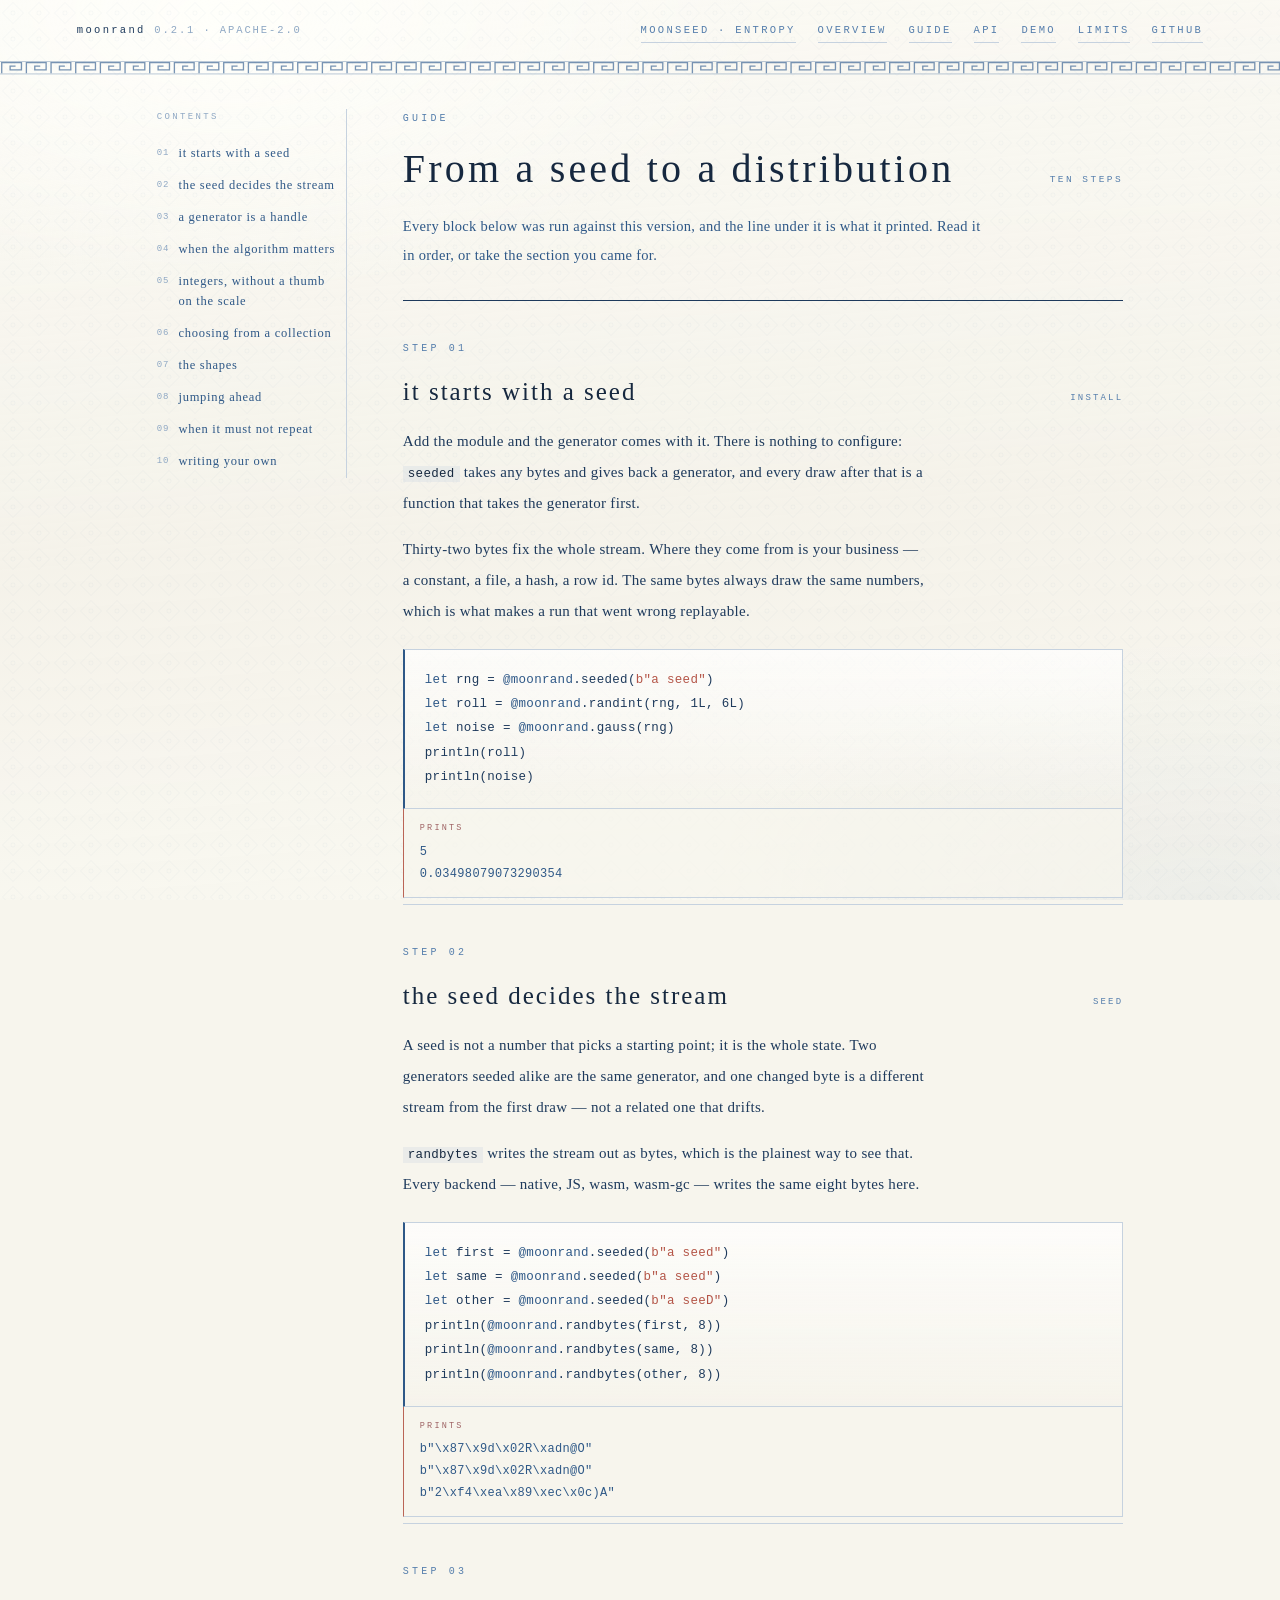
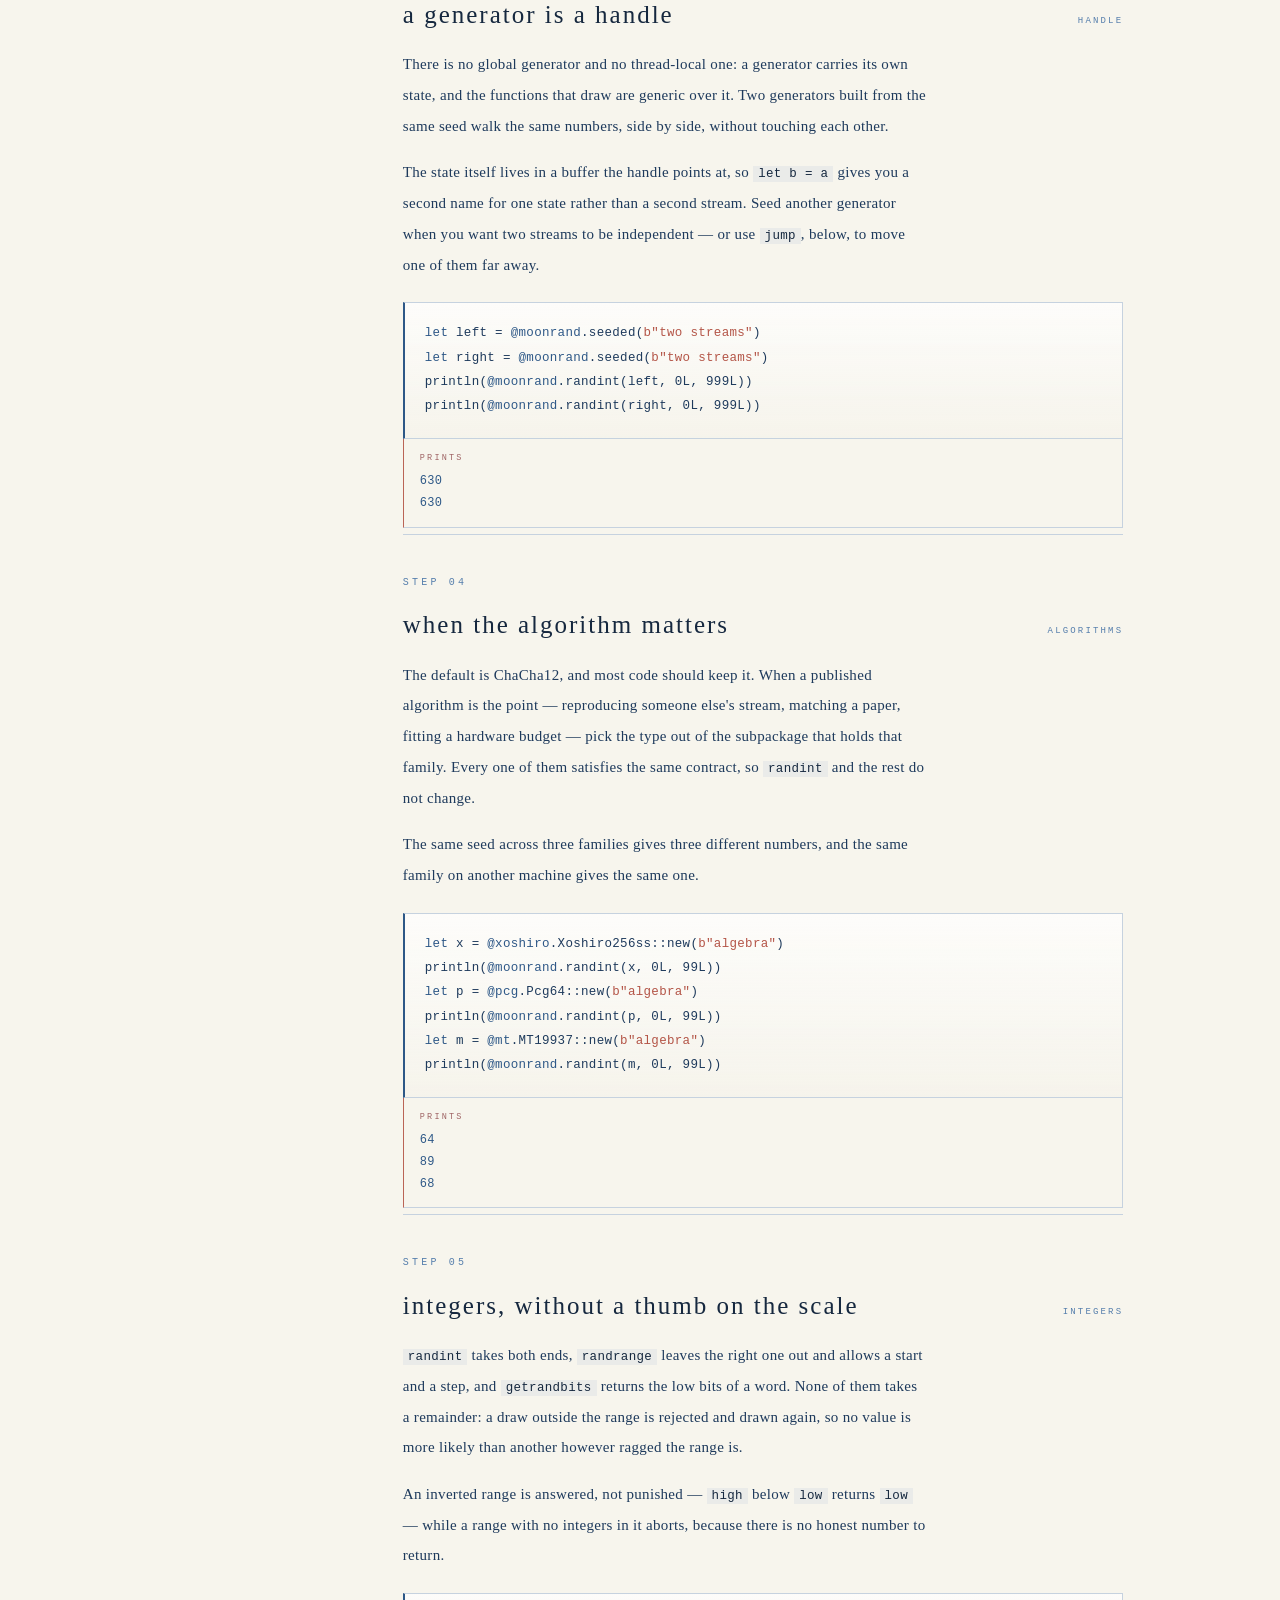
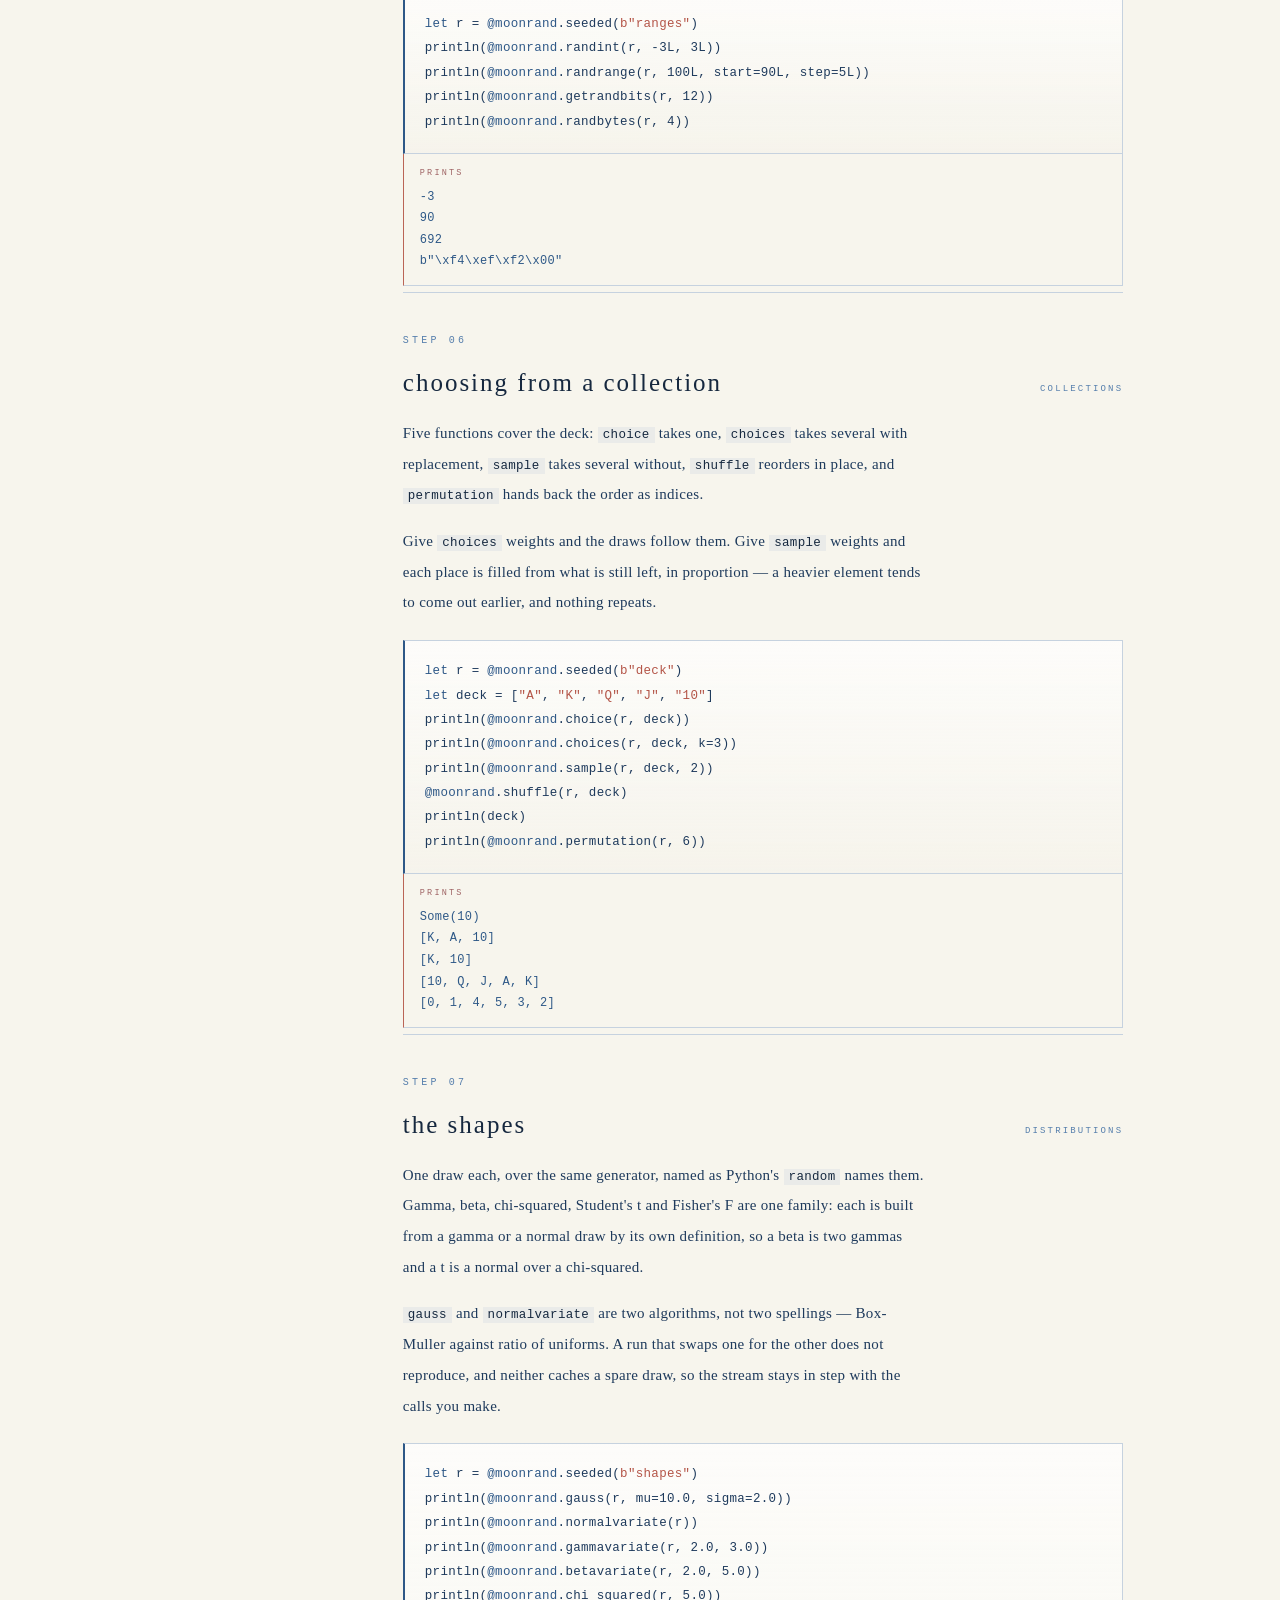
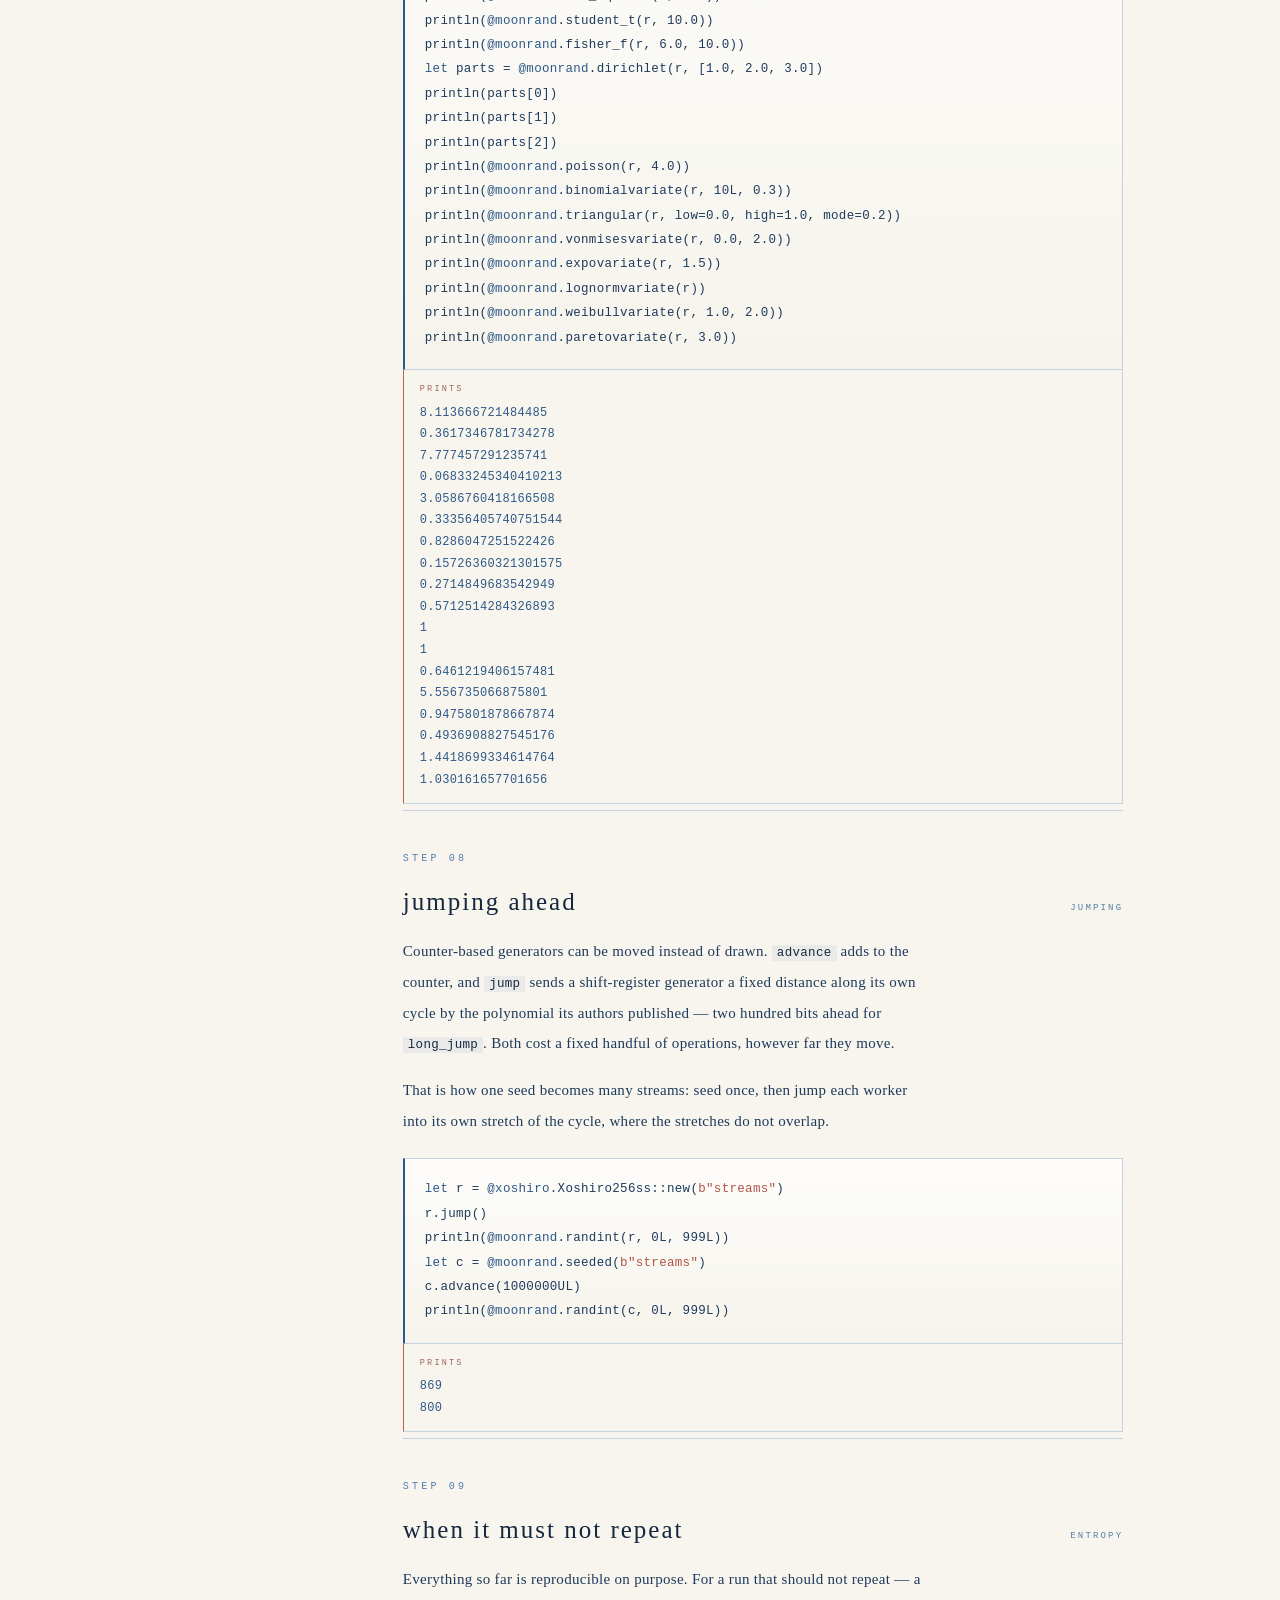
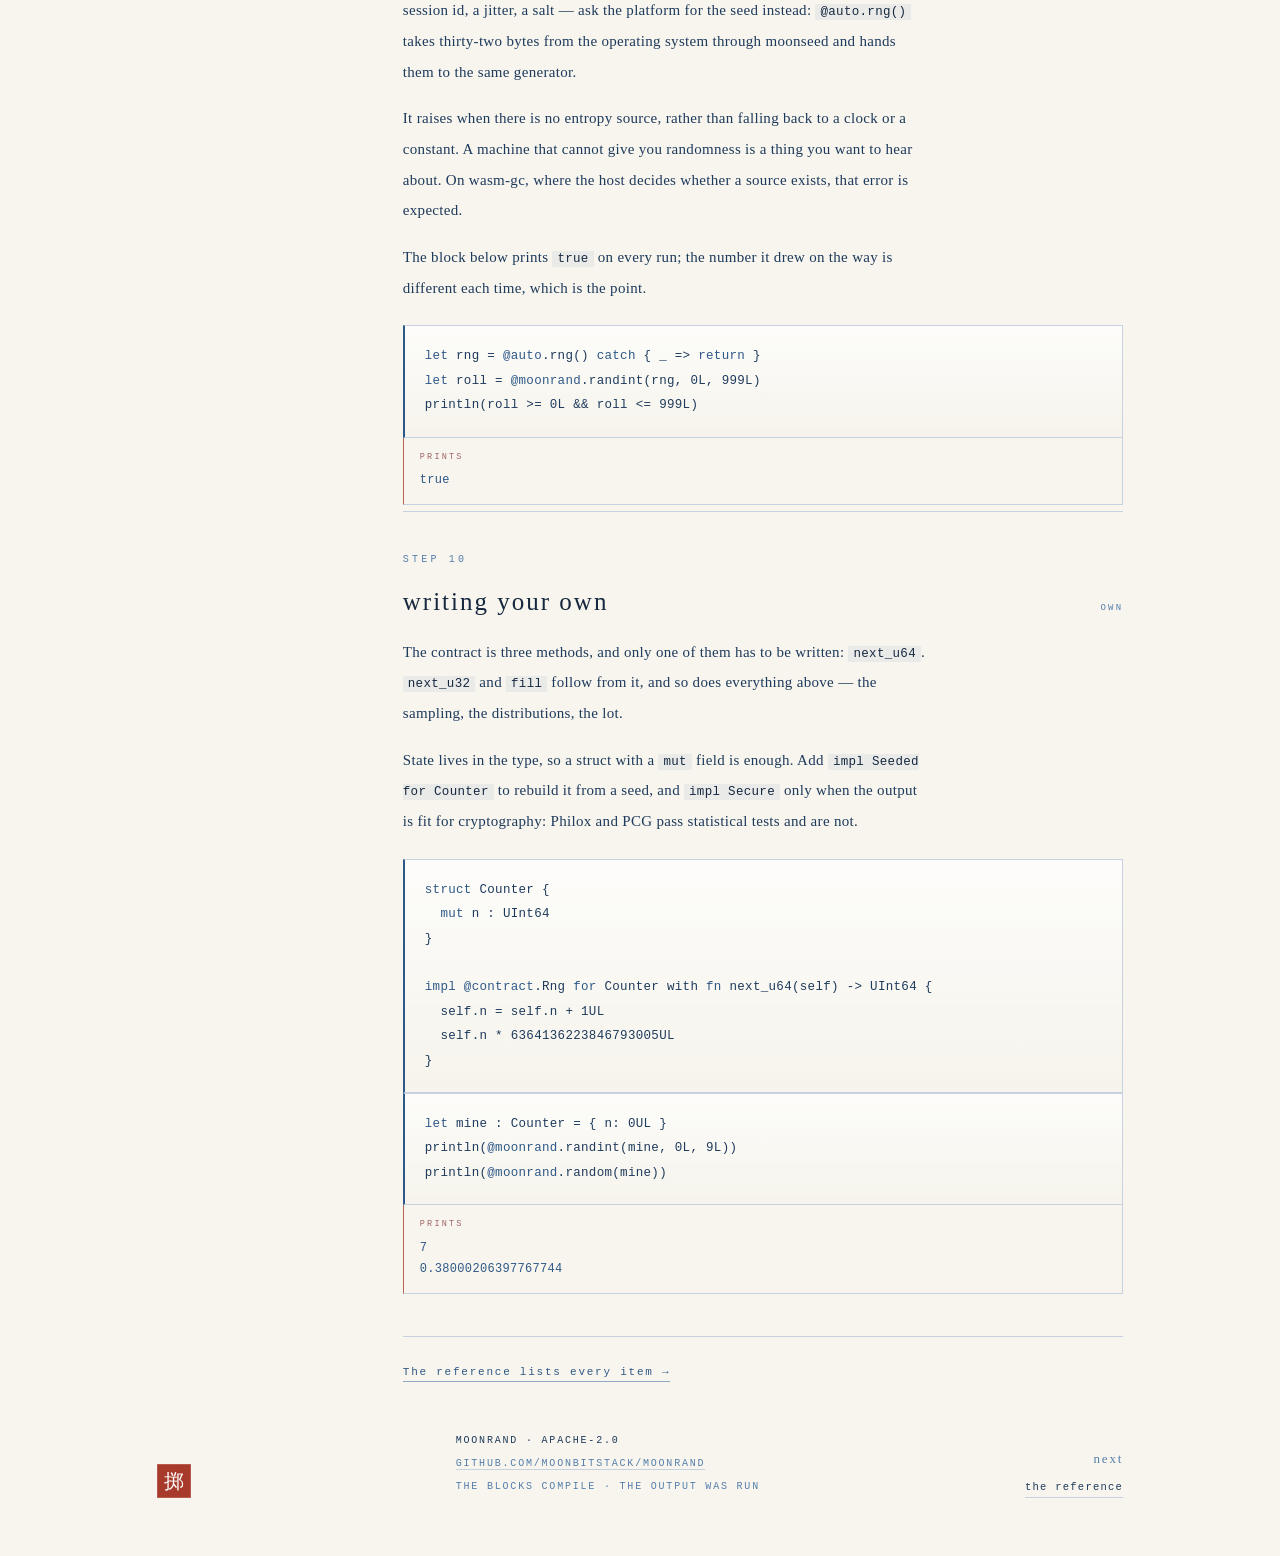
<file: docs/guide.html>
<!doctype html>
<html lang="en">
<head>
<meta charset="utf-8">
<meta name="viewport" content="width=device-width,initial-scale=1">
<title>moonrand — the guide</title>
<meta name="description" content="A walk through moonrand: from a seed to a distribution, ten steps, each with the output it prints.">
<link rel="icon" href="data:image/svg+xml,%3Csvg xmlns='http://www.w3.org/2000/svg' viewBox='0 0 32 32'%3E%3Crect width='32' height='32' fill='%23F7F5ED'/%3E%3Ccircle cx='16' cy='16' r='11' fill='none' stroke='%231E3A5C' stroke-width='1.2'/%3E%3Ccircle cx='16' cy='16' r='4' fill='%23A83A2B'/%3E%3C/svg%3E">
<link rel="stylesheet" href="site.css">
</head>
<body class="page-guide">
<div class="sheet">

  <header class="bar">
    <div><b>moonrand</b> <span class="bar__v"><span id="rev-value">0.2.1</span> · Apache-2.0</span></div>
    <div class="r">
      <a href="https://moonbitstack.github.io/moonseed/">moonseed · entropy</a>
      <a href="index.html">overview</a>
      <a href="guide.html" aria-current="page">guide</a>
      <a href="api.html">api</a>
      <a href="index.html#plates">demo</a>
      <a href="index.html#limits">limits</a>
      <a href="https://github.com/moonbitstack/moonrand">GitHub</a>
    </div>
  </header>

  <div class="band band--top" aria-hidden="true"><svg viewBox="0 0 1440 15" preserveAspectRatio="none"><defs><path id="band-fret" d="M1.94,13.8V1.8H24.14V9.9H11.38V5.7H17.48"/></defs><path d="M0 .6H1440M0 14.55H1440" stroke="rgba(66,107,154,.5)" stroke-width=".8" fill="none"/><g fill="none" stroke="rgba(62,103,150,.7)" stroke-width="1.5" stroke-linejoin="miter"><use href="#band-fret" transform="translate(0.00,0)"/><use href="#band-fret" transform="translate(27.75,0)"/><use href="#band-fret" transform="translate(55.50,0)"/><use href="#band-fret" transform="translate(83.25,0)"/><use href="#band-fret" transform="translate(111.00,0)"/><use href="#band-fret" transform="translate(138.75,0)"/><use href="#band-fret" transform="translate(166.50,0)"/><use href="#band-fret" transform="translate(194.25,0)"/><use href="#band-fret" transform="translate(222.00,0)"/><use href="#band-fret" transform="translate(249.75,0)"/><use href="#band-fret" transform="translate(277.50,0)"/><use href="#band-fret" transform="translate(305.25,0)"/><use href="#band-fret" transform="translate(333.00,0)"/><use href="#band-fret" transform="translate(360.75,0)"/><use href="#band-fret" transform="translate(388.50,0)"/><use href="#band-fret" transform="translate(416.25,0)"/><use href="#band-fret" transform="translate(444.00,0)"/><use href="#band-fret" transform="translate(471.75,0)"/><use href="#band-fret" transform="translate(499.50,0)"/><use href="#band-fret" transform="translate(527.25,0)"/><use href="#band-fret" transform="translate(555.00,0)"/><use href="#band-fret" transform="translate(582.75,0)"/><use href="#band-fret" transform="translate(610.50,0)"/><use href="#band-fret" transform="translate(638.25,0)"/><use href="#band-fret" transform="translate(666.00,0)"/><use href="#band-fret" transform="translate(693.75,0)"/><use href="#band-fret" transform="translate(721.50,0)"/><use href="#band-fret" transform="translate(749.25,0)"/><use href="#band-fret" transform="translate(777.00,0)"/><use href="#band-fret" transform="translate(804.75,0)"/><use href="#band-fret" transform="translate(832.50,0)"/><use href="#band-fret" transform="translate(860.25,0)"/><use href="#band-fret" transform="translate(888.00,0)"/><use href="#band-fret" transform="translate(915.75,0)"/><use href="#band-fret" transform="translate(943.50,0)"/><use href="#band-fret" transform="translate(971.25,0)"/><use href="#band-fret" transform="translate(999.00,0)"/><use href="#band-fret" transform="translate(1026.75,0)"/><use href="#band-fret" transform="translate(1054.50,0)"/><use href="#band-fret" transform="translate(1082.25,0)"/><use href="#band-fret" transform="translate(1110.00,0)"/><use href="#band-fret" transform="translate(1137.75,0)"/><use href="#band-fret" transform="translate(1165.50,0)"/><use href="#band-fret" transform="translate(1193.25,0)"/><use href="#band-fret" transform="translate(1221.00,0)"/><use href="#band-fret" transform="translate(1248.75,0)"/><use href="#band-fret" transform="translate(1276.50,0)"/><use href="#band-fret" transform="translate(1304.25,0)"/><use href="#band-fret" transform="translate(1332.00,0)"/><use href="#band-fret" transform="translate(1359.75,0)"/><use href="#band-fret" transform="translate(1387.50,0)"/><use href="#band-fret" transform="translate(1415.25,0)"/><use href="#band-fret" transform="translate(1443.00,0)"/><use href="#band-fret" transform="translate(1470.75,0)"/><use href="#band-fret" transform="translate(1498.50,0)"/><use href="#band-fret" transform="translate(1526.25,0)"/></g></svg></div>

  <main class="guide">
    <nav class="guide__toc" aria-label="contents">
      <p class="ref__sideh">contents</p>
      <ol>
        <li><a href="#install"><i>01</i>it starts with a seed</a></li>
        <li><a href="#seed"><i>02</i>the seed decides the stream</a></li>
        <li><a href="#handle"><i>03</i>a generator is a handle</a></li>
        <li><a href="#algorithms"><i>04</i>when the algorithm matters</a></li>
        <li><a href="#integers"><i>05</i>integers, without a thumb on the scale</a></li>
        <li><a href="#collections"><i>06</i>choosing from a collection</a></li>
        <li><a href="#distributions"><i>07</i>the shapes</a></li>
        <li><a href="#jumping"><i>08</i>jumping ahead</a></li>
        <li><a href="#entropy"><i>09</i>when it must not repeat</a></li>
        <li><a href="#own"><i>10</i>writing your own</a></li>
      </ol>
    </nav>
    <article class="guide__body">
      <div class="guide__top">
        <p class="kicker">guide</p>
        <h1 class="ref__t">From a seed to a distribution<small>ten steps</small></h1>
        <p class="ref__lede">Every block below was run against this version, and the
        line under it is what it printed. Read it in order, or take the section you
        came for.</p>
      </div>
  <section class="gx" id="install">
    <p class="kicker">step 01</p>
    <h2>it starts with a seed<small>install</small></h2>
    <div class="gx__prose">
<p>Add the module and the generator comes with it. There is nothing to configure:
<code>seeded</code> takes any bytes and gives back a generator, and every draw
after that is a function that takes the generator first.</p>
<p>Thirty-two bytes fix the whole stream. Where they come from is your business —
a constant, a file, a hash, a row id. The same bytes always draw the same
numbers, which is what makes a run that went wrong replayable.</p>
    </div>
    <figure class="run">
      <pre class="gcode"><code>let rng = @moonrand.seeded(b"a seed")
let roll = @moonrand.randint(rng, 1L, 6L)
let noise = @moonrand.gauss(rng)
println(roll)
println(noise)</code></pre>
      <div class="out"><span class="out__k">prints</span><pre>5
0.03498079073290354</pre></div>
    </figure>
  </section>
  <section class="gx" id="seed">
    <p class="kicker">step 02</p>
    <h2>the seed decides the stream<small>seed</small></h2>
    <div class="gx__prose">
<p>A seed is not a number that picks a starting point; it is the whole state. Two
generators seeded alike are the same generator, and one changed byte is a
different stream from the first draw — not a related one that drifts.</p>
<p><code>randbytes</code> writes the stream out as bytes, which is the plainest
way to see that. Every backend — native, JS, wasm, wasm-gc — writes the same
eight bytes here.</p>
    </div>
    <figure class="run">
      <pre class="gcode"><code>let first = @moonrand.seeded(b"a seed")
let same = @moonrand.seeded(b"a seed")
let other = @moonrand.seeded(b"a seeD")
println(@moonrand.randbytes(first, 8))
println(@moonrand.randbytes(same, 8))
println(@moonrand.randbytes(other, 8))</code></pre>
      <div class="out"><span class="out__k">prints</span><pre>b"\x87\x9d\x02R\xadn@O"
b"\x87\x9d\x02R\xadn@O"
b"2\xf4\xea\x89\xec\x0c)A"</pre></div>
    </figure>
  </section>
  <section class="gx" id="handle">
    <p class="kicker">step 03</p>
    <h2>a generator is a handle<small>handle</small></h2>
    <div class="gx__prose">
<p>There is no global generator and no thread-local one: a generator carries its
own state, and the functions that draw are generic over it. Two generators built
from the same seed walk the same numbers, side by side, without touching each
other.</p>
<p>The state itself lives in a buffer the handle points at, so <code>let b = a</code>
gives you a second name for one state rather than a second stream. Seed another
generator when you want two streams to be independent — or use <code>jump</code>,
below, to move one of them far away.</p>
    </div>
    <figure class="run">
      <pre class="gcode"><code>let left = @moonrand.seeded(b"two streams")
let right = @moonrand.seeded(b"two streams")
println(@moonrand.randint(left, 0L, 999L))
println(@moonrand.randint(right, 0L, 999L))</code></pre>
      <div class="out"><span class="out__k">prints</span><pre>630
630</pre></div>
    </figure>
  </section>
  <section class="gx" id="algorithms">
    <p class="kicker">step 04</p>
    <h2>when the algorithm matters<small>algorithms</small></h2>
    <div class="gx__prose">
<p>The default is ChaCha12, and most code should keep it. When a published
algorithm is the point — reproducing someone else's stream, matching a paper,
fitting a hardware budget — pick the type out of the subpackage that holds that
family. Every one of them satisfies the same contract, so <code>randint</code>
and the rest do not change.</p>
<p>The same seed across three families gives three different numbers, and the
same family on another machine gives the same one.</p>
    </div>
    <figure class="run">
      <pre class="gcode"><code>let x = @xoshiro.Xoshiro256ss::new(b"algebra")
println(@moonrand.randint(x, 0L, 99L))
let p = @pcg.Pcg64::new(b"algebra")
println(@moonrand.randint(p, 0L, 99L))
let m = @mt.MT19937::new(b"algebra")
println(@moonrand.randint(m, 0L, 99L))</code></pre>
      <div class="out"><span class="out__k">prints</span><pre>64
89
68</pre></div>
    </figure>
  </section>
  <section class="gx" id="integers">
    <p class="kicker">step 05</p>
    <h2>integers, without a thumb on the scale<small>integers</small></h2>
    <div class="gx__prose">
<p><code>randint</code> takes both ends, <code>randrange</code> leaves the right one
out and allows a start and a step, and <code>getrandbits</code> returns the low
bits of a word. None of them takes a remainder: a draw outside the range is
rejected and drawn again, so no value is more likely than another however ragged
the range is.</p>
<p>An inverted range is answered, not punished — <code>high</code> below
<code>low</code> returns <code>low</code> — while a range with no integers in it
aborts, because there is no honest number to return.</p>
    </div>
    <figure class="run">
      <pre class="gcode"><code>let r = @moonrand.seeded(b"ranges")
println(@moonrand.randint(r, -3L, 3L))
println(@moonrand.randrange(r, 100L, start=90L, step=5L))
println(@moonrand.getrandbits(r, 12))
println(@moonrand.randbytes(r, 4))</code></pre>
      <div class="out"><span class="out__k">prints</span><pre>-3
90
692
b"\xf4\xef\xf2\x00"</pre></div>
    </figure>
  </section>
  <section class="gx" id="collections">
    <p class="kicker">step 06</p>
    <h2>choosing from a collection<small>collections</small></h2>
    <div class="gx__prose">
<p>Five functions cover the deck: <code>choice</code> takes one,
<code>choices</code> takes several with replacement, <code>sample</code> takes
several without, <code>shuffle</code> reorders in place, and
<code>permutation</code> hands back the order as indices.</p>
<p>Give <code>choices</code> weights and the draws follow them. Give
<code>sample</code> weights and each place is filled from what is still left, in
proportion — a heavier element tends to come out earlier, and nothing repeats.</p>
    </div>
    <figure class="run">
      <pre class="gcode"><code>let r = @moonrand.seeded(b"deck")
let deck = ["A", "K", "Q", "J", "10"]
println(@moonrand.choice(r, deck))
println(@moonrand.choices(r, deck, k=3))
println(@moonrand.sample(r, deck, 2))
@moonrand.shuffle(r, deck)
println(deck)
println(@moonrand.permutation(r, 6))</code></pre>
      <div class="out"><span class="out__k">prints</span><pre>Some(10)
[K, A, 10]
[K, 10]
[10, Q, J, A, K]
[0, 1, 4, 5, 3, 2]</pre></div>
    </figure>
  </section>
  <section class="gx" id="distributions">
    <p class="kicker">step 07</p>
    <h2>the shapes<small>distributions</small></h2>
    <div class="gx__prose">
<p>One draw each, over the same generator, named as Python's <code>random</code>
names them. Gamma, beta, chi-squared, Student's t and Fisher's F are one family:
each is built from a gamma or a normal draw by its own definition, so a beta is
two gammas and a t is a normal over a chi-squared.</p>
<p><code>gauss</code> and <code>normalvariate</code> are two algorithms, not two
spellings — Box-Muller against ratio of uniforms. A run that swaps one for the
other does not reproduce, and neither caches a spare draw, so the stream stays in
step with the calls you make.</p>
    </div>
    <figure class="run">
      <pre class="gcode"><code>let r = @moonrand.seeded(b"shapes")
println(@moonrand.gauss(r, mu=10.0, sigma=2.0))
println(@moonrand.normalvariate(r))
println(@moonrand.gammavariate(r, 2.0, 3.0))
println(@moonrand.betavariate(r, 2.0, 5.0))
println(@moonrand.chi_squared(r, 5.0))
println(@moonrand.student_t(r, 10.0))
println(@moonrand.fisher_f(r, 6.0, 10.0))
let parts = @moonrand.dirichlet(r, [1.0, 2.0, 3.0])
println(parts[0])
println(parts[1])
println(parts[2])
println(@moonrand.poisson(r, 4.0))
println(@moonrand.binomialvariate(r, 10L, 0.3))
println(@moonrand.triangular(r, low=0.0, high=1.0, mode=0.2))
println(@moonrand.vonmisesvariate(r, 0.0, 2.0))
println(@moonrand.expovariate(r, 1.5))
println(@moonrand.lognormvariate(r))
println(@moonrand.weibullvariate(r, 1.0, 2.0))
println(@moonrand.paretovariate(r, 3.0))</code></pre>
      <div class="out"><span class="out__k">prints</span><pre>8.113666721484485
0.3617346781734278
7.777457291235741
0.06833245340410213
3.0586760418166508
0.33356405740751544
0.8286047251522426
0.15726360321301575
0.2714849683542949
0.5712514284326893
1
1
0.6461219406157481
5.556735066875801
0.9475801878667874
0.4936908827545176
1.4418699334614764
1.030161657701656</pre></div>
    </figure>
  </section>
  <section class="gx" id="jumping">
    <p class="kicker">step 08</p>
    <h2>jumping ahead<small>jumping</small></h2>
    <div class="gx__prose">
<p>Counter-based generators can be moved instead of drawn. <code>advance</code>
adds to the counter, and <code>jump</code> sends a shift-register generator a
fixed distance along its own cycle by the polynomial its authors published — two
hundred bits ahead for <code>long_jump</code>. Both cost a fixed handful of
operations, however far they move.</p>
<p>That is how one seed becomes many streams: seed once, then jump each worker
into its own stretch of the cycle, where the stretches do not overlap.</p>
    </div>
    <figure class="run">
      <pre class="gcode"><code>let r = @xoshiro.Xoshiro256ss::new(b"streams")
r.jump()
println(@moonrand.randint(r, 0L, 999L))
let c = @moonrand.seeded(b"streams")
c.advance(1000000UL)
println(@moonrand.randint(c, 0L, 999L))</code></pre>
      <div class="out"><span class="out__k">prints</span><pre>869
800</pre></div>
    </figure>
  </section>
  <section class="gx" id="entropy">
    <p class="kicker">step 09</p>
    <h2>when it must not repeat<small>entropy</small></h2>
    <div class="gx__prose">
<p>Everything so far is reproducible on purpose. For a run that should not repeat
— a session id, a jitter, a salt — ask the platform for the seed instead:
<code>@auto.rng()</code> takes thirty-two bytes from the operating system through
moonseed and hands them to the same generator.</p>
<p>It raises when there is no entropy source, rather than falling back to a clock
or a constant. A machine that cannot give you randomness is a thing you want to
hear about. On wasm-gc, where the host decides whether a source exists, that
error is expected.</p>
<p>The block below prints <code>true</code> on every run; the number it drew on
the way is different each time, which is the point.</p>
    </div>
    <figure class="run">
      <pre class="gcode"><code>let rng = @auto.rng() catch { _ =&gt; return }
let roll = @moonrand.randint(rng, 0L, 999L)
println(roll &gt;= 0L &amp;&amp; roll &lt;= 999L)</code></pre>
      <div class="out"><span class="out__k">prints</span><pre>true</pre></div>
    </figure>
  </section>
  <section class="gx" id="own">
    <p class="kicker">step 10</p>
    <h2>writing your own<small>own</small></h2>
    <div class="gx__prose">
<p>The contract is three methods, and only one of them has to be written:
<code>next_u64</code>. <code>next_u32</code> and <code>fill</code> follow from it,
and so does everything above — the sampling, the distributions, the lot.</p>
<p>State lives in the type, so a struct with a <code>mut</code> field is enough.
Add <code>impl Seeded for Counter</code> to rebuild it from a seed, and
<code>impl Secure</code> only when the output is fit for cryptography: Philox and
PCG pass statistical tests and are not.</p>
    </div>
    <figure class="run">
      <pre class="gcode"><code>struct Counter {
  mut n : UInt64
}

impl @contract.Rng for Counter with fn next_u64(self) -&gt; UInt64 {
  self.n = self.n + 1UL
  self.n * 6364136223846793005UL
}</code></pre>
      <pre class="gcode"><code>let mine : Counter = { n: 0UL }
println(@moonrand.randint(mine, 0L, 9L))
println(@moonrand.random(mine))</code></pre>
      <div class="out"><span class="out__k">prints</span><pre>7
0.38000206397767744</pre></div>
    </figure>
  </section>
      <p class="guide__end"><a href="api.html">The reference lists every item →</a></p>
    </article>
  </main>

  <footer class="foot">
    <div class="wrap">
      <div class="foot__row">
        <div><span class="seal">掷</span></div>
        <div class="foot__meta">
          <b>moonrand · Apache-2.0</b>
          <a href="https://github.com/moonbitstack/moonrand">github.com/moonbitstack/moonrand</a><br>
          <span>the blocks compile · the output was run</span>
        </div>
        <div class="foot__next">
          <span>next</span>
          <a href="api.html">the reference</a>
        </div>
      </div>
    </div>
  </footer>

</div>
<script src="site.js"></script>
</body>
</html>
</file>
<file: docs/site.css>
:root{
  /* One firing, one colour: the blue of cobalt is never pure — it carries grey.
   Hue 212°, sampled from a photograph of a real piece. */
  --k1:#16283F;  /* head-strong: titles, the maker's mark */
  --k2:#1E3A5C;  /* full-strong: outlines, contours */
  --k3:#2E5887;  /* second-strong: body text, the washes */
  --k4:#557EAC;  /* full-pale: annotations */
  --k5:#8FA8C4;  /* shadow-pale: rules, borders */
  --k6:#C6D2DF;  /* the boundary */
  --porc:#F7F5ED;
  --cin:#A83A2B;
  --serif:"Songti SC","STSong","SimSun","Source Han Serif SC","Noto Serif CJK SC",serif;
  --kai:"Kaiti SC","KaiTi","STKaiti","FangSong",serif;
  --mono:"JetBrains Mono","SFMono-Regular",Consolas,"Liberation Mono",monospace;
  --gut:clamp(22px,6vw,110px);
  --maxw:1120px;
}
*{ box-sizing:border-box }

/* ── Scrollbar: a stroke of cobalt, not the system's grey ── */
html{ -webkit-text-size-adjust:100% }
::-webkit-scrollbar{ width:11px; height:11px }
::-webkit-scrollbar-button{ display:none; width:0; height:0 }
::-webkit-scrollbar-track{
  background:#EFECE2;
  box-shadow:inset .5px 0 0 rgba(46,88,135,.10);
}
::-webkit-scrollbar-thumb{
  background:
    linear-gradient(180deg, rgba(255,255,255,.42), rgba(255,255,255,0) 46%),
    linear-gradient(180deg,#A2B6CE,#6E8CB6);
  box-shadow:
    inset 0 0 0 .5px rgba(30,58,92,.30),
    inset 0 1px 0 rgba(255,255,255,.5);
}
::-webkit-scrollbar-thumb:hover{
  background:
    linear-gradient(180deg, rgba(255,255,255,.5), rgba(255,255,255,0) 46%),
    linear-gradient(180deg,#ADC0D6,#7C99C0);
}
::-webkit-scrollbar-corner{ background:#EFECE2 }
@supports not selector(::-webkit-scrollbar){
  html{ scrollbar-width:thin; scrollbar-color:#8FA8C4 #EFECE2 }
}
a:focus-visible, button:focus-visible{
  outline:.5px solid var(--k2); outline-offset:3px;
}
body{
  margin:0; background:var(--porc); color:var(--k2);
  font-family:var(--serif); font-size:15.5px; line-height:1.95;
  letter-spacing:.02em; -webkit-font-smoothing:antialiased; overflow-x:hidden;
}
body::before{
  content:''; position:fixed; inset:0; z-index:0; pointer-events:none;
  background:
    radial-gradient(66% 48% at 18% 2%, rgba(255,255,251,.92), rgba(255,255,251,0) 62%),
    radial-gradient(54% 40% at 94% 100%, rgba(150,166,178,.13), rgba(255,255,255,0) 72%),
    linear-gradient(176deg, rgba(255,255,252,.5), rgba(238,236,226,.24) 58%, rgba(255,255,250,.3));
}
/* Brocade ground: a hair-thin lattice of linked pearls, so the paper stops looking like paper */
body::after{
  content:''; position:fixed; inset:0; z-index:0; pointer-events:none;
  opacity:.5;
  background-image:url("data:image/svg+xml,%3Csvg xmlns='http://www.w3.org/2000/svg' width='26' height='26'%3E%3Cg fill='none' stroke='%238FA8C4' stroke-width='.5' opacity='.30'%3E%3Cpath d='M13 2.5 L23.5 13 L13 23.5 L2.5 13 Z'/%3E%3Ccircle cx='13' cy='13' r='2.1'/%3E%3C/g%3E%3C/svg%3E");
  background-size:26px 26px;
}
.sheet{ position:relative; z-index:1 }

/* ── Masthead ───────────────────────────────── */
.bar{
  position:relative; z-index:3;
  display:flex; align-items:baseline; justify-content:space-between; gap:18px;
  padding:20px var(--gut) 0;
  font-family:var(--mono); font-size:10.5px; letter-spacing:.22em;
  color:var(--k4); text-transform:uppercase;
}
.bar b{ font-weight:400; color:var(--k2); letter-spacing:.22em; text-transform:none }
.bar .r{ display:flex; gap:22px }
.bar a{ color:inherit; text-decoration:none; border-bottom:.5px solid var(--k6); padding-bottom:2px }
.bar a:hover{ color:var(--k1); border-color:var(--k3) }

/* ── Hero ───────────────────────────────────── */
.hero{ position:relative; z-index:1; margin-top:10px; overflow:hidden }
.hero__in{
  max-width:var(--maxw); margin:0 auto; padding:0 var(--gut);
  display:grid; grid-template-columns:minmax(0,1fr) auto; gap:40px; align-items:center;
  min-height:min(84vh,720px);
}
.hero__tx{ max-width:540px; padding:22px 0 }
.eyebrow{
  font-family:var(--mono); font-size:10px; letter-spacing:.34em; color:var(--k4);
  text-transform:uppercase; margin-bottom:22px;
}
h1{
  margin:0; font-weight:400; line-height:1; letter-spacing:.05em;
  color:var(--k1); font-size:clamp(46px,6.6vw,84px);
  display:flex; align-items:baseline; gap:.24em; flex-wrap:wrap;
}
h1 em{
  font-style:normal; font-family:var(--mono);
  font-size:clamp(11px,1.2vw,13px); letter-spacing:.30em; color:var(--k4); text-transform:lowercase;
}
.lede{ margin:26px 0 0; max-width:25em; font-size:16px; line-height:2.1; color:var(--k2) }
.lede b{ font-weight:400; color:var(--k1); border-bottom:.5px solid var(--k5); padding-bottom:1px }
.sub{ margin:14px 0 0; font-family:var(--kai); font-size:17px; letter-spacing:.14em; color:var(--k3) }
.acts{ display:flex; flex-wrap:wrap; gap:14px; margin-top:36px }
.btn{
  display:inline-flex; align-items:center; gap:12px;
  padding:12px 22px 13px; border:.5px solid var(--k3); border-radius:0;
  background:transparent; color:var(--k2);
  font-family:var(--mono); font-size:11px; letter-spacing:.22em; text-transform:uppercase;
  text-decoration:none; cursor:pointer;
  transition:background .12s linear, color .12s linear, border-color .12s linear;
}
/* The rule always leads the word: the same hand as the moonseed page, so English reads as “— REPOSITORY” too */
.btn i{ display:block; order:-1; width:18px; height:.5px; background:currentColor; opacity:.55 }
/* Chinese takes a rule on both sides of the word */
body[data-lang="zh"] .btn span{ display:inline-flex; align-items:center; gap:12px }
body[data-lang="zh"] .btn span::after{
  content:''; display:block; width:18px; height:.5px;
  background:currentColor; opacity:.55;
}
.btn:hover{ background:var(--k2); color:var(--porc); border-color:var(--k2) }
.btn--solid{ background:var(--k2); color:var(--porc); border-color:var(--k2) }
.btn--solid:hover{ background:var(--k1); border-color:var(--k1) }
.hero__seal{ display:flex; align-items:center; gap:14px; margin-top:28px }
.seal{
  display:inline-block; width:34px; height:34px; background:var(--cin); color:#fff;
  font-family:var(--kai); font-size:20px; line-height:34px; text-align:center;
  box-shadow:inset 0 0 0 .5px rgba(255,255,255,.34);
}
.hero__seal-t{ font-family:var(--kai); font-size:13px; letter-spacing:.24em; color:var(--k4) }

/* ── The vessel: the dish ───────────────────── */
.dish{ position:relative; width:min(46vw,520px); aspect-ratio:1; margin-right:-3vw; margin-top:-14px }
.dish svg{ display:block; width:100%; height:100%; overflow:visible }
.dish::after{           /* One raking light: a window reflected in the glaze */
  content:''; position:absolute; inset:4%; pointer-events:none;
  background:linear-gradient(126deg, rgba(255,255,255,0) 38%, rgba(255,255,255,.5) 47%, rgba(255,255,255,0) 57%);
  mix-blend-mode:soft-light; opacity:.9;
}
.dish-num{
  font-family:var(--mono); font-size:7.5px; letter-spacing:0;
  fill:#A83A2B; opacity:.72;
}

/* ── Bands ──────────────────────────────────── */
.band{ display:block; width:100%; color:var(--k5) }
.band svg{ display:block; width:100%; height:auto }
.band--top{ margin:2px 0 0 }
.band--sea{ margin:30px 0 0 }
.band--quiet{ opacity:.5 }

/* ── Skeleton ───────────────────────────────── */
.wrap{ max-width:var(--maxw); margin:0 auto; padding:0 var(--gut) }
.sec{ padding:76px 0 }
.sec + .sec{ padding-top:58px }
html[lang="zh-Hans"] .kicker{
  font-family:var(--kai); font-size:12px; letter-spacing:.26em; color:var(--cin);
}
.kicker{
  font-family:var(--mono); font-size:10px; letter-spacing:.32em; color:var(--k4);
  text-transform:uppercase; margin:0 0 14px;
}
/* The heading and its slug share one baseline: the slug sits at the far right,
   so the row is a rule across the page rather than a label on a blank. */
h2{
  margin:0; font-weight:400; font-size:clamp(23px,2.9vw,31px); line-height:1.5;
  letter-spacing:.10em; color:var(--k1);
  display:flex; align-items:baseline; gap:14px 32px; flex-wrap:wrap;
}
h2 small{
  margin:0 0 0 auto; font-family:var(--mono); font-size:10px; letter-spacing:.28em;
  color:var(--k4); text-transform:uppercase; white-space:nowrap;
}
.prose{ margin:20px 0 0; max-width:34em; color:var(--k2) }
.prose p{ margin:0 0 1.05em }
.prose em{ font-style:normal; color:var(--k1); border-bottom:.5px solid var(--k5) }

.pull{
  margin:0; padding:4px 0;
  font-family:var(--kai); font-size:clamp(20px,2.5vw,27px); line-height:2;
  letter-spacing:.10em; color:var(--k2); max-width:27em;
}
.pull span{ display:block; color:var(--k1) }

/* ── Five tones ─────────────────────────────── */
.tones{ margin:30px 0 0; border-top:.5px solid var(--k6) }
.tone{
  display:grid; grid-template-columns:74px minmax(0,1fr) 94px; gap:22px; align-items:center;
  padding:15px 0; border-bottom:.5px solid var(--k6);
}
.tone__chip{ display:block; width:74px; height:22px }
.tone__n{ font-family:var(--kai); font-size:17px; letter-spacing:.18em; color:var(--k2); line-height:1.5 }
.tone__n i{
  display:block; font-style:normal; font-family:var(--mono); font-size:9px;
  letter-spacing:.18em; color:var(--k5); margin-top:3px;
}
.tone__hex{ font-family:var(--mono); font-size:10.5px; letter-spacing:.10em; text-align:right; color:var(--k4) }
.tone__u{ grid-column:2 / 4; margin-top:2px; font-size:13px; line-height:1.8; color:var(--k4) }

/* ── Anatomy of the vessel ──────────────────── */
.anat{ display:grid; grid-template-columns:minmax(0,1fr) minmax(300px,430px); gap:64px; align-items:center; margin-top:34px }
.anat .dish{ width:100%; margin:0 }
.anat__list{ list-style:none; margin:0; padding:0; counter-reset:n }
.anat__list li{
  display:grid; grid-template-columns:34px minmax(0,1fr); gap:16px;
  padding:14px 0 15px; border-top:.5px solid var(--k6);
  font-size:14px; line-height:1.85; color:var(--k2);
}
.anat__list li:last-child{ border-bottom:.5px solid var(--k6) }
.anat__list b{
  font-family:var(--mono); font-size:9.5px; font-weight:400; letter-spacing:.06em;
  color:var(--cin); padding-top:4px;
}
.anat__list span i{
  display:block; font-style:normal; font-family:var(--mono); font-size:9.5px;
  letter-spacing:.16em; color:var(--k5); margin-top:3px; text-transform:uppercase;
}

/* ── Three dishes ───────────────────────────── */
.plates{ display:grid; grid-template-columns:repeat(3,minmax(0,1fr)); gap:44px 34px; margin-top:38px }
.plate{ display:block; text-align:center }
.plate svg{ display:block; width:100%; height:auto }
.plate__s{
  margin-top:12px; padding-top:10px; border-top:.5px solid var(--k6);
  font-family:var(--mono); font-size:9.5px; letter-spacing:.10em; color:var(--k4);
}
.plate__s b{ display:block; font-weight:400; color:var(--k1); font-size:11px; letter-spacing:.08em; margin-bottom:3px }

/* ── Colophon ───────────────────────────────── */
.ins{ margin:30px 0 0 }
.ins__row{
  display:grid; grid-template-columns:1.16fr minmax(0,1fr); gap:18px; align-items:baseline;
  padding:13px 0 14px; border-bottom:.5px solid var(--k6);
  transition:background .12s linear;
}
.ins__grp{
  display:flex; align-items:baseline; justify-content:space-between; gap:18px;
  padding:26px 0 9px; border-bottom:.5px solid var(--k2);
}
.ins__rows{ border-bottom:.5px solid var(--k2) }
.ins__pkg > summary{ list-style:none; cursor:pointer }
.ins__pkg > summary::-webkit-details-marker{ display:none }
.ins__pkg > summary span::before{ content:'+'; display:inline-block; width:1.4em; color:var(--k4) }
.ins__pkg[open] > summary span::before{ content:'\2212' }
.ins__pkg > summary:hover span{ color:var(--k1) }
.ins__grp span{ font-family:var(--mono); font-size:10.5px; letter-spacing:.12em; color:var(--k2) }
.ins__grp i{
  font-style:normal; font-family:var(--mono); font-size:9px;
  letter-spacing:.14em; color:var(--k5); text-transform:uppercase;
}
.ins__row:hover{ background:rgba(198,210,223,.26) }
.ins__g, .ins__sig{ overflow-wrap:anywhere }
.ins__sig{ font-family:var(--mono); font-size:12px; color:var(--k1); line-height:1.75; letter-spacing:-.01em;
  text-indent:-1.1em; padding-left:1.1em; overflow-wrap:break-word }
.ins__g{ font-family:var(--kai); font-size:14px; letter-spacing:.10em; color:var(--k3); line-height:1.8 }
html[lang="en-US"] .ins__g,
html[lang="en"] .ins__g,
html[lang="en-US"] .hero__seal-t,
html[lang="en"] .hero__seal-t{ font-family:var(--serif); letter-spacing:.05em }
html[lang="en"] .hero__seal-t, html[lang="en-US"] .hero__seal-t{ font-size:13.5px }
.code{
  margin:26px 0 0; padding:20px 22px 22px;
  border:.5px solid var(--k6); border-left:2px solid var(--k3);
  background:linear-gradient(180deg, rgba(255,255,255,.7), rgba(244,242,234,.44));
  font-family:var(--mono); font-size:12.5px; line-height:2.05;
  color:var(--k2); overflow-x:auto; white-space:pre;
}
.code .c{ color:var(--k5) }
.code .k{ color:var(--k3) }
.code .s{ color:var(--k3) }

/* When the code runs past the edge there is no bar to drag: a tassel hangs at the
   binding and pulls the page along. One cord, one bead, one bound waist, then the
   fringe lets go of it and fades at the tips. */
.code::-webkit-scrollbar{ display:none; width:0; height:0 }
.tassel{
  position:absolute; left:3px; top:13px; z-index:30;
  width:20px; height:58px; padding:0; border:0; background:none;
  cursor:ns-resize; touch-action:none; opacity:.9;
  transition:filter .12s linear, opacity .12s linear;
}
.tassel:hover{ filter:brightness(1.09); opacity:1 }
.tassel:focus-visible{ outline:.5px solid var(--k3); outline-offset:2px }
.tassel.is-live{ cursor:grabbing }
.tassel svg{ display:block; width:20px; height:58px; overflow:visible }
.two{ display:grid; grid-template-columns:minmax(0,1fr) 1.04fr; gap:48px; align-items:start }

/* ── Inscription ────────────────────────────── */
.foot{ padding:0 0 58px }
.foot__row{
  display:flex; flex-wrap:wrap; gap:36px; justify-content:space-between;
  align-items:flex-end; padding-top:24px;
}
.foot__meta{
  font-family:var(--mono); font-size:10px; letter-spacing:.18em; color:var(--k4);
  line-height:2.3; text-transform:uppercase;
}
.foot__meta b{ display:block; font-weight:400; color:var(--k2) }
.foot__meta a{ color:inherit; text-decoration:none; border-bottom:.5px solid var(--k6) }

.bar .r{ margin-left:auto }
.bar__v{ color:var(--k5); letter-spacing:.18em }
.lang{ display:flex; margin-left:2px }
.lang button{
  appearance:none; -webkit-appearance:none; background:none; border:0; border-bottom:.5px solid transparent;
  cursor:pointer; padding:2px 9px 3px;
  font-family:var(--mono); font-size:10.5px; letter-spacing:.22em; text-transform:uppercase;
  color:var(--k4);
}
.lang button:hover{ color:var(--k2) }
.lang button.is-on{ color:var(--k1); border-bottom-color:var(--k3) }
.lang button + button{ border-left:.5px solid var(--k6) }
.foot__next{
  font-family:var(--kai); font-size:13px; letter-spacing:.14em; color:var(--k4);
  text-align:right;
}
.foot__next a{ display:block; margin-top:5px; color:var(--k2); text-decoration:none;
  border-bottom:.5px solid var(--k6); font-family:var(--mono); font-size:10.5px; letter-spacing:.12em }
@media (max-width:1080px){
  .hero__in{ grid-template-columns:minmax(0,1fr); gap:8px; min-height:0 }
  .dish{ width:min(70vw,400px); margin:10px auto 0 }
  .anat{ grid-template-columns:minmax(0,1fr); gap:34px }
  .anat .dish{ width:min(72vw,380px); margin:0 auto }
  .two{ grid-template-columns:minmax(0,1fr); gap:32px }
  .ins__row{ grid-template-columns:minmax(0,1fr); gap:5px }
}
@media (max-width:760px){
  body{ font-size:15px }
  /* The header keeps its links and wraps them: a phone loses width, not the way out. */
  .bar{ flex-wrap:wrap; row-gap:10px }
  .bar .r{ order:3; width:100%; flex-wrap:wrap; gap:6px 16px; margin-left:0 }
  .sec{ padding:52px 0 }
  .plates{ grid-template-columns:minmax(0,1fr); gap:34px }
  .plate{ max-width:320px; margin:0 auto }
  .tone{ grid-template-columns:56px minmax(0,1fr) 80px; gap:16px }
  .tone__chip{ width:56px; height:20px }
  .hero__tx{ padding:14px 0 0 }
}

.install{
  margin:26px 0 0; display:inline-flex; align-items:baseline; gap:10px;
  padding:10px 16px 11px; border:.5px solid var(--k6);
  background:linear-gradient(180deg, rgba(255,255,255,.72), rgba(244,242,234,.42));
  font-family:var(--mono); font-size:12px; letter-spacing:.02em; color:var(--k2);
}
.install span{ color:var(--k5); letter-spacing:.16em; text-transform:uppercase; font-size:9.5px }
.cols{ display:grid; grid-template-columns:repeat(3,minmax(0,1fr)); gap:44px; margin-top:34px }
.col b{
  display:block; font-family:var(--mono); font-size:9.5px; font-weight:400;
  letter-spacing:.12em; color:var(--cin); margin-bottom:12px;
}
.col h3{
  margin:0 0 10px; font-weight:400; font-size:17px; letter-spacing:.10em; color:var(--k1);
  padding-bottom:10px; border-bottom:.5px solid var(--k6);
}
.col p, .lim p{ margin:0; font-size:14px; line-height:1.95; color:var(--k3) }
.limits{ margin-top:30px; border-top:.5px solid var(--k2) }
.lim{
  display:grid; grid-template-columns:230px minmax(0,1fr); gap:34px; align-items:baseline;
  padding:16px 0 17px; border-bottom:.5px solid var(--k6);
}
.lim b{ font-weight:400; font-size:15px; letter-spacing:.10em; color:var(--k1) }
.lim em{ font-style:normal; color:var(--k2); border-bottom:.5px solid var(--k5) }
@media (max-width:900px){
  .cols{ grid-template-columns:minmax(0,1fr); gap:26px }
  .lim{ grid-template-columns:minmax(0,1fr); gap:6px }
}

/* ── Reference ─────────────────────────────────
   A page of entries: the signature on the left, what it promises on the right,
   the packages as a standing index. The same paper and the same cobalt; nothing
   is boxed that does not have to be. */
.page-ref .bar, .page-guide .bar{ padding-bottom:4px }
.page-ref .band--top, .page-guide .band--top{ margin:14px 0 0 }
.ref{
  max-width:var(--maxw); margin:0 auto; padding:34px var(--gut) 20px;
  display:grid; grid-template-columns:196px minmax(0,1fr); gap:56px; align-items:start;
}
.ref__side{
  position:sticky; top:26px; align-self:start;
  max-height:calc(100vh - 52px); overflow-y:auto;
  padding-right:10px; border-right:.5px solid var(--k6);
}
.ref__side::-webkit-scrollbar{ width:6px; height:6px }
.ref__side::-webkit-scrollbar-thumb{
  background:color-mix(in srgb, var(--k4) 26%, transparent); border-radius:99px;
}
.ref__side:hover::-webkit-scrollbar-thumb{
  background:color-mix(in srgb, var(--k2) 46%, transparent);
}
@supports not selector(::-webkit-scrollbar){
  .ref__side{
    scrollbar-width:thin;
    scrollbar-color:color-mix(in srgb, var(--k4) 32%, transparent) transparent;
  }
}
.ref__sideh{
  margin:0 0 12px; font-family:var(--mono); font-size:9px; letter-spacing:.26em;
  color:var(--k5); text-transform:uppercase;
}
.ref__side ul{ list-style:none; margin:0; padding:0 }
.ref__side li a{
  display:flex; align-items:baseline; gap:8px; justify-content:space-between;
  padding:5px 0 6px; border-bottom:.5px solid transparent;
  font-family:var(--mono); font-size:10.5px; letter-spacing:.08em;
  color:var(--k3); text-decoration:none;
}
.ref__side li a i{
  font-style:normal; font-size:9px; color:var(--k5); letter-spacing:.06em;
  font-variant-numeric:tabular-nums;
}
.ref__side li a:hover{ color:var(--k1); border-bottom-color:var(--k5) }
.ref__side li a.is-here{ color:var(--k1); border-bottom-color:var(--k3) }
.ref__side li a.is-here i{ color:var(--cin) }

.ref__main{ min-width:0 }
.ref__top{ padding:0 0 26px; border-bottom:.5px solid var(--k2) }
.ref__t{
  margin:0; display:flex; align-items:baseline; gap:12px 28px; flex-wrap:wrap;
  font-weight:400; font-size:clamp(28px,3.6vw,40px); line-height:1.35;
  letter-spacing:.08em; color:var(--k1);
}
.ref__t small{
  margin-left:auto; font-family:var(--mono); font-size:9.5px;
  letter-spacing:.26em; color:var(--k4); text-transform:uppercase; white-space:nowrap;
}
.ref__lede{ margin:16px 0 0; max-width:40em; font-size:14.5px; line-height:2; color:var(--k3) }
.ref__lede code{ font-family:var(--mono); font-size:12px; color:var(--k2) }

.ref__pkg{ padding:34px 0 8px; scroll-margin-top:24px }
.ref__pkg + .ref__pkg{ border-top:.5px solid var(--k6) }
.ref__pkgh .kicker{ margin-bottom:8px }
.ref__pkgh h2{
  margin:0; display:flex; align-items:baseline; gap:14px; flex-wrap:wrap;
  font-weight:400; font-size:17px; letter-spacing:.04em; color:var(--k1);
}
.ref__pkgh h2 code{ font-family:var(--mono); font-size:15px; letter-spacing:-.01em }
.ref__pkgh h2 small{
  margin-left:auto; font-family:var(--mono); font-size:9px; letter-spacing:.2em;
  color:var(--k5); text-transform:uppercase;
}
.ref__intro{ margin:10px 0 0; max-width:38em; font-size:13.5px; line-height:1.95; color:var(--k4) }
.ref__label{
  margin:24px 0 6px; padding-bottom:5px; border-bottom:.5px solid var(--k2);
  font-family:var(--mono); font-size:9px; letter-spacing:.26em;
  color:var(--cin); text-transform:uppercase;
}
.ref__item{
  display:grid; grid-template-columns:minmax(0,1.18fr) minmax(0,1fr); gap:10px 26px;
  align-items:baseline; padding:9px 0 10px; border-bottom:.5px solid var(--k6);
  transition:background .12s linear;
}
.ref__item:hover{ background:rgba(198,210,223,.22) }
.ref__sig{ min-width:0; overflow-wrap:break-word }
.ref__sig code .nw, .ins__sig .nw{ white-space:nowrap }
.ref__sig code{
  font-family:var(--mono); font-size:11.5px; line-height:1.85; letter-spacing:-.015em;
  color:var(--k1); background:none; padding:0;
}
.ref__doc{ min-width:0; font-size:13.5px; line-height:1.85; color:var(--k3) }
.ref__doc p{ margin:0 0 .55em }
.ref__doc p:last-child{ margin-bottom:0 }
.ref__doc code{ font-family:var(--mono); font-size:11.5px; color:var(--k2); overflow-wrap:anywhere }
.ref__list{ margin:0 }

.ref__type{
  margin:22px 0 0; padding:14px 0 6px; border-top:.5px solid var(--k2);
}
.ref__label + .ref__type{
  margin-top:10px; padding-top:2px; border-top:0;
}
.ref__head{ display:flex; align-items:baseline; gap:14px; flex-wrap:wrap }
.ref__head h3{ margin:0; font-weight:400; font-size:15px; letter-spacing:.02em; color:var(--k1) }
.ref__head h3 code{ font-family:var(--mono); font-size:14px }
.ref__implements{
  font-family:var(--mono); font-size:9px; letter-spacing:.16em; color:var(--k5);
  text-transform:uppercase;
}
.ref__type > .ref__sig{ margin-top:8px }
.ref__type > .ref__doc{ margin-top:8px; max-width:44em }
.ref__methods{ margin-top:12px; padding-left:18px; border-left:.5px solid var(--k5) }
.ref__methods .ref__item:last-child{ border-bottom:0 }

.foot__next a + a{ margin-left:14px }

@media (width <= 860px){
  .ref__sig code .nw, .ins__sig .nw{ white-space:normal }
  .ref{ grid-template-columns:minmax(0,1fr); gap:26px; padding-top:22px }
  .ref__side{
    position:static; max-height:none; overflow:visible; padding:0 0 12px;
    border-right:0; border-bottom:.5px solid var(--k6);
  }
  .ref__side ul{ display:flex; flex-wrap:wrap; gap:0 18px }
  .ref__side li a{ gap:6px }
  .ref__item{ grid-template-columns:minmax(0,1fr); gap:3px }
  .ref__t small{ margin-left:0 }
}
.ref__doc pre.ref__code{
  margin:10px 0 0; padding:12px 14px; overflow-x:auto;
  border:.5px solid var(--k6); border-left:2px solid var(--k3);
  background:linear-gradient(180deg, rgba(255,255,255,.7), rgba(244,242,234,.44));
  font-family:var(--mono); font-size:11.5px; line-height:1.8; color:var(--k2);
  white-space:pre;
}
.ref__doc pre.ref__code code{ font-size:11.5px; color:inherit }
.ref__doc strong{ font-weight:400; color:var(--k1); border-bottom:.5px solid var(--k5) }
.ins__foot{ margin:14px 0 0; font-family:var(--mono); font-size:10.5px; letter-spacing:.14em }
.ins__foot a{ color:var(--k3); text-decoration:none; border-bottom:.5px solid var(--k5); padding-bottom:2px }
.ins__foot a:hover{ color:var(--k1); border-color:var(--k3) }
.ins__foot a::after{ content:' →'; color:var(--cin) }

/* ── Guide ─────────────────────────────────────
   A reading column, the contents standing beside it, and under each block the
   lines it printed — set apart by a red rule, the way a colophon marks a note. */
.guide{
  max-width:var(--maxw); margin:0 auto; padding:34px var(--gut) 20px;
  display:grid; grid-template-columns:190px minmax(0,1fr); gap:56px; align-items:start;
}
.guide__toc{
  position:sticky; top:26px; align-self:start; max-height:calc(100vh - 52px);
  overflow-y:auto; padding-right:10px; border-right:.5px solid var(--k6);
}
.guide__toc::-webkit-scrollbar{ width:6px; height:6px }
.guide__toc::-webkit-scrollbar-thumb{ background:color-mix(in srgb, var(--k4) 26%, transparent); border-radius:99px }
.guide__toc:hover::-webkit-scrollbar-thumb{ background:color-mix(in srgb, var(--k2) 46%, transparent) }
@supports not selector(::-webkit-scrollbar){
  .guide__toc{ scrollbar-width:thin; scrollbar-color:color-mix(in srgb, var(--k4) 32%, transparent) transparent }
}
.guide__toc ol{ list-style:none; margin:0; padding:0; counter-reset:g }
.guide__toc li a{
  display:flex; gap:9px; padding:5px 0 6px; border-bottom:.5px solid transparent;
  font-size:12.5px; line-height:1.6; letter-spacing:.06em; color:var(--k3); text-decoration:none;
}
.guide__toc li a i{
  font-style:normal; font-family:var(--mono); font-size:9px; color:var(--k5);
  letter-spacing:.1em; padding-top:3px;
}
.guide__toc li a:hover{ color:var(--k1); border-bottom-color:var(--k5) }
.guide__toc li a.is-here{ color:var(--k1); border-bottom-color:var(--k3) }

.guide__body{ min-width:0; max-width:780px }
.guide__top{ padding:0 0 30px; border-bottom:.5px solid var(--k2) }
.gx{ padding:38px 0 6px; scroll-margin-top:24px }
.gx + .gx{ border-top:.5px solid var(--k6) }
.gx h2{
  margin:0; display:flex; align-items:baseline; gap:12px 26px; flex-wrap:wrap;
  font-weight:400; font-size:clamp(20px,2.4vw,25px); line-height:1.5;
  letter-spacing:.08em; color:var(--k1);
}
.gx h2 small{
  margin-left:auto; font-family:var(--mono); font-size:9px; letter-spacing:.24em;
  color:var(--k4); text-transform:uppercase;
}
.gx__prose{ margin:16px 0 0; max-width:35em; color:var(--k2); font-size:15px; line-height:2.05 }
.gx__prose p{ margin:0 0 1.05em }
.gx__prose code{
  font-family:var(--mono); font-size:12.5px; color:var(--k1);
  background:rgba(198,210,223,.26); padding:1px 5px; overflow-wrap:anywhere;
}
.gx__prose em{ font-style:normal; color:var(--k1); border-bottom:.5px solid var(--k5) }

.run{ margin:22px 0 0 }
.gcode{
  margin:0; padding:18px 20px 19px; overflow-x:auto;
  border:.5px solid var(--k6); border-left:2px solid var(--k3);
  background:linear-gradient(180deg, rgba(255,255,255,.72), rgba(244,242,234,.44));
  font-family:var(--mono); font-size:12.5px; line-height:1.95; color:var(--k2);
  white-space:pre; tab-size:2;
}
.gcode code{ font-family:inherit; font-size:inherit; background:none; padding:0 }
.gcode::-webkit-scrollbar{ height:6px }
.gcode::-webkit-scrollbar-thumb{ background:color-mix(in srgb, var(--k4) 30%, transparent); border-radius:99px }
.gcode:hover::-webkit-scrollbar-thumb{ background:color-mix(in srgb, var(--k2) 46%, transparent) }
.out{
  margin:0; padding:11px 16px 12px; border:.5px solid var(--k6);
  border-left:1.5px solid color-mix(in srgb, var(--cin) 78%, transparent);
  border-top:0; background:rgba(247,245,237,.72);
}
.out__k{
  display:block; font-family:var(--mono); font-size:8.5px; letter-spacing:.26em;
  color:color-mix(in srgb, var(--cin) 62%, var(--k5)); text-transform:uppercase;
  margin-bottom:5px;
}
.out pre{
  margin:0; font-family:var(--mono); font-size:12px; line-height:1.8;
  color:var(--k3); white-space:pre-wrap; overflow-wrap:anywhere;
}
.gcode .c{ color:var(--k5) }
.gcode .k{ color:var(--k3) }
.gcode .s{ color:var(--cin); opacity:.86 }
.gcode .n{ color:var(--k2) }
.gcode .p{ color:var(--k3) }
.guide__end{ margin:36px 0 0; padding-top:18px; border-top:.5px solid var(--k6) }
.guide__end a{
  font-family:var(--mono); font-size:11px; letter-spacing:.16em; color:var(--k3);
  text-decoration:none; border-bottom:.5px solid var(--k5); padding-bottom:3px;
}
.guide__end a:hover{ color:var(--k1); border-color:var(--k3) }

@media (width <= 860px){
  .guide{ grid-template-columns:minmax(0,1fr); gap:24px; padding-top:22px }
  .guide__toc{ position:static; max-height:none; overflow:visible; padding:0 0 14px; border-right:0; border-bottom:.5px solid var(--k6) }
  .guide__toc ol{ display:flex; flex-wrap:wrap; gap:0 16px }
}
</file>
